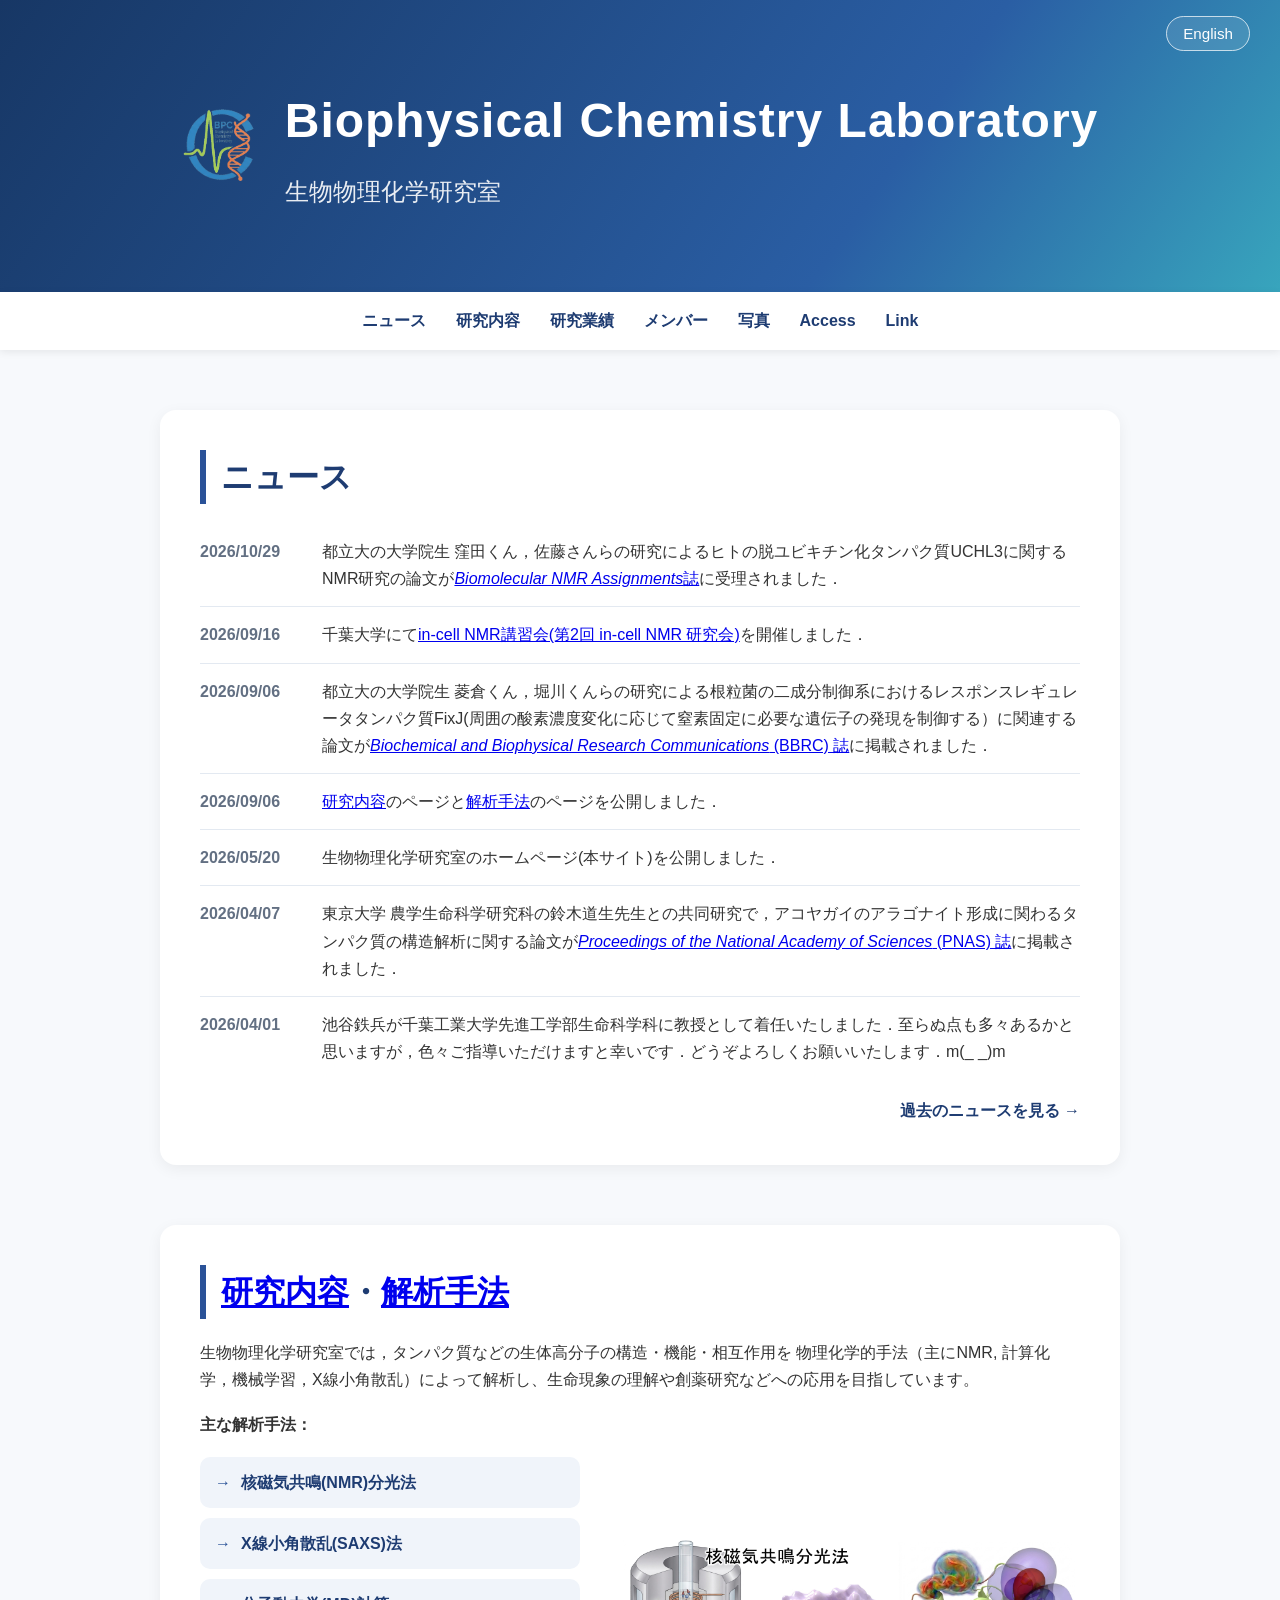
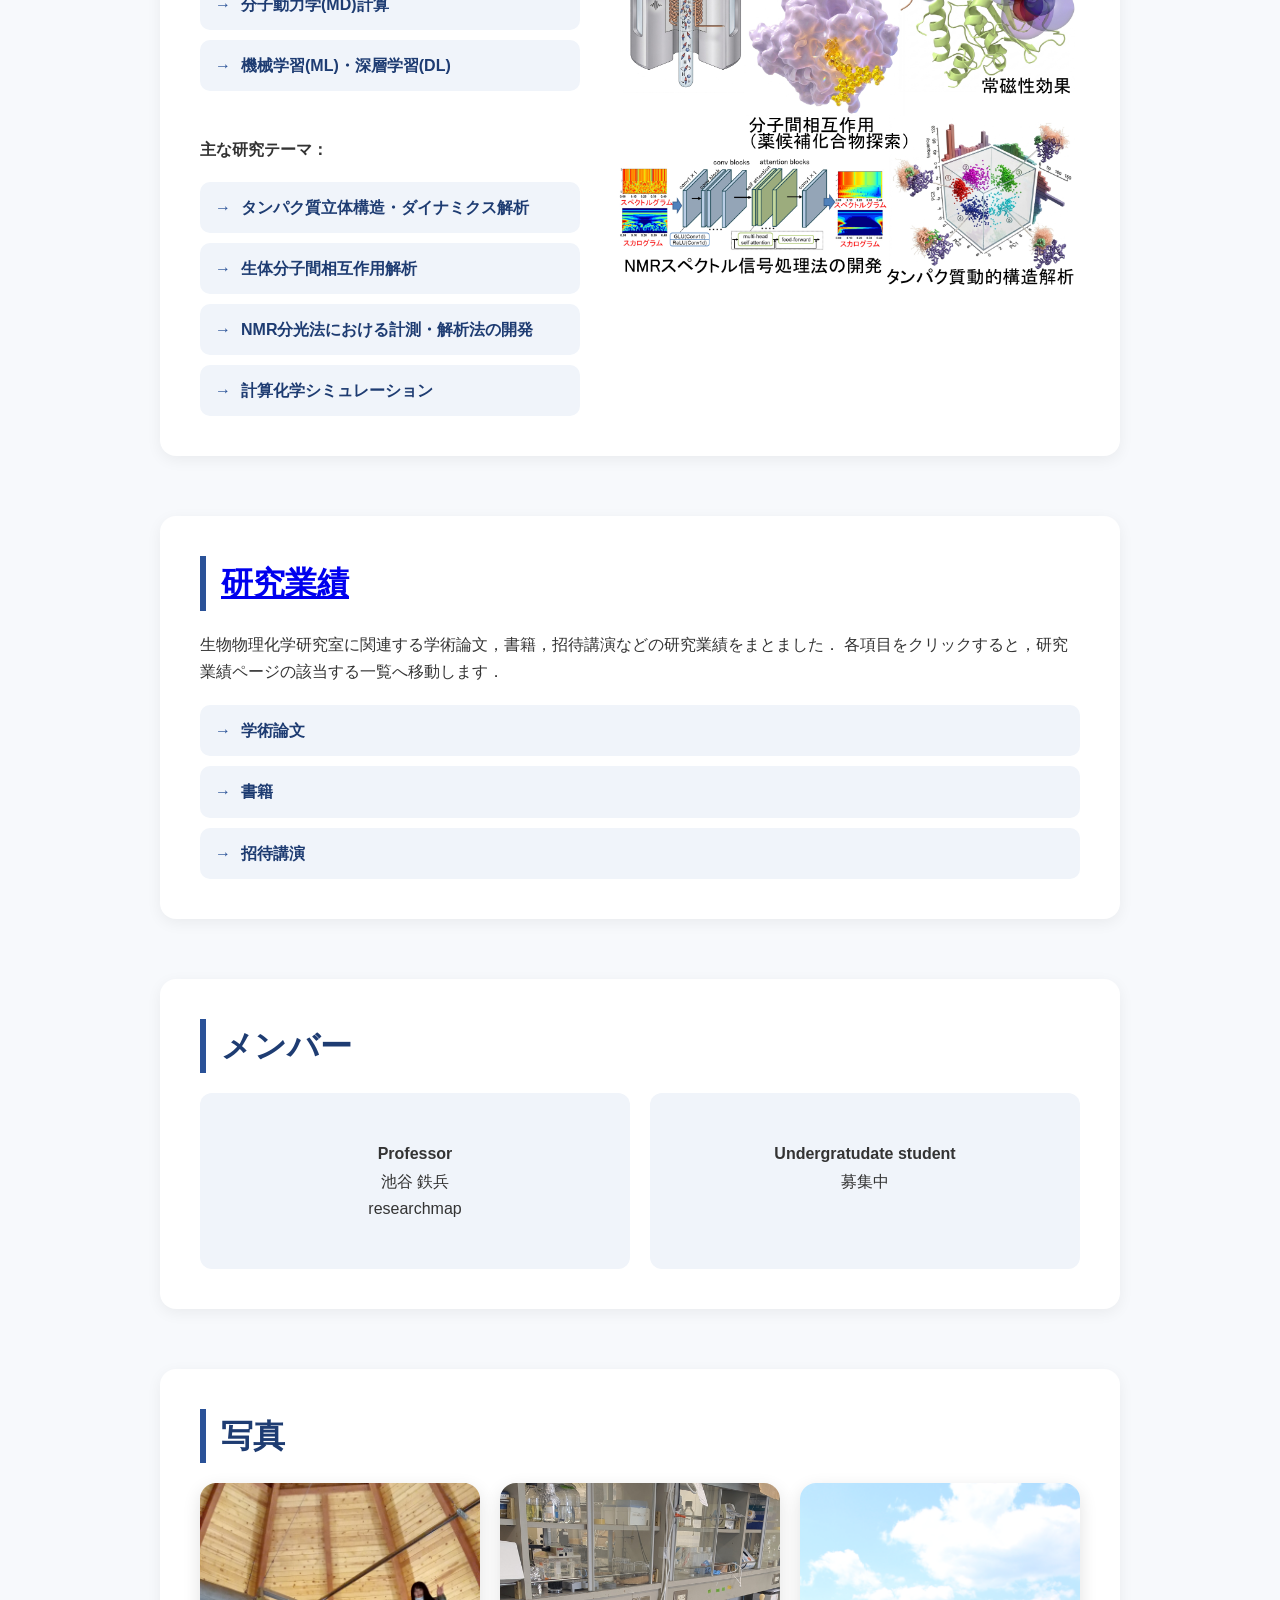
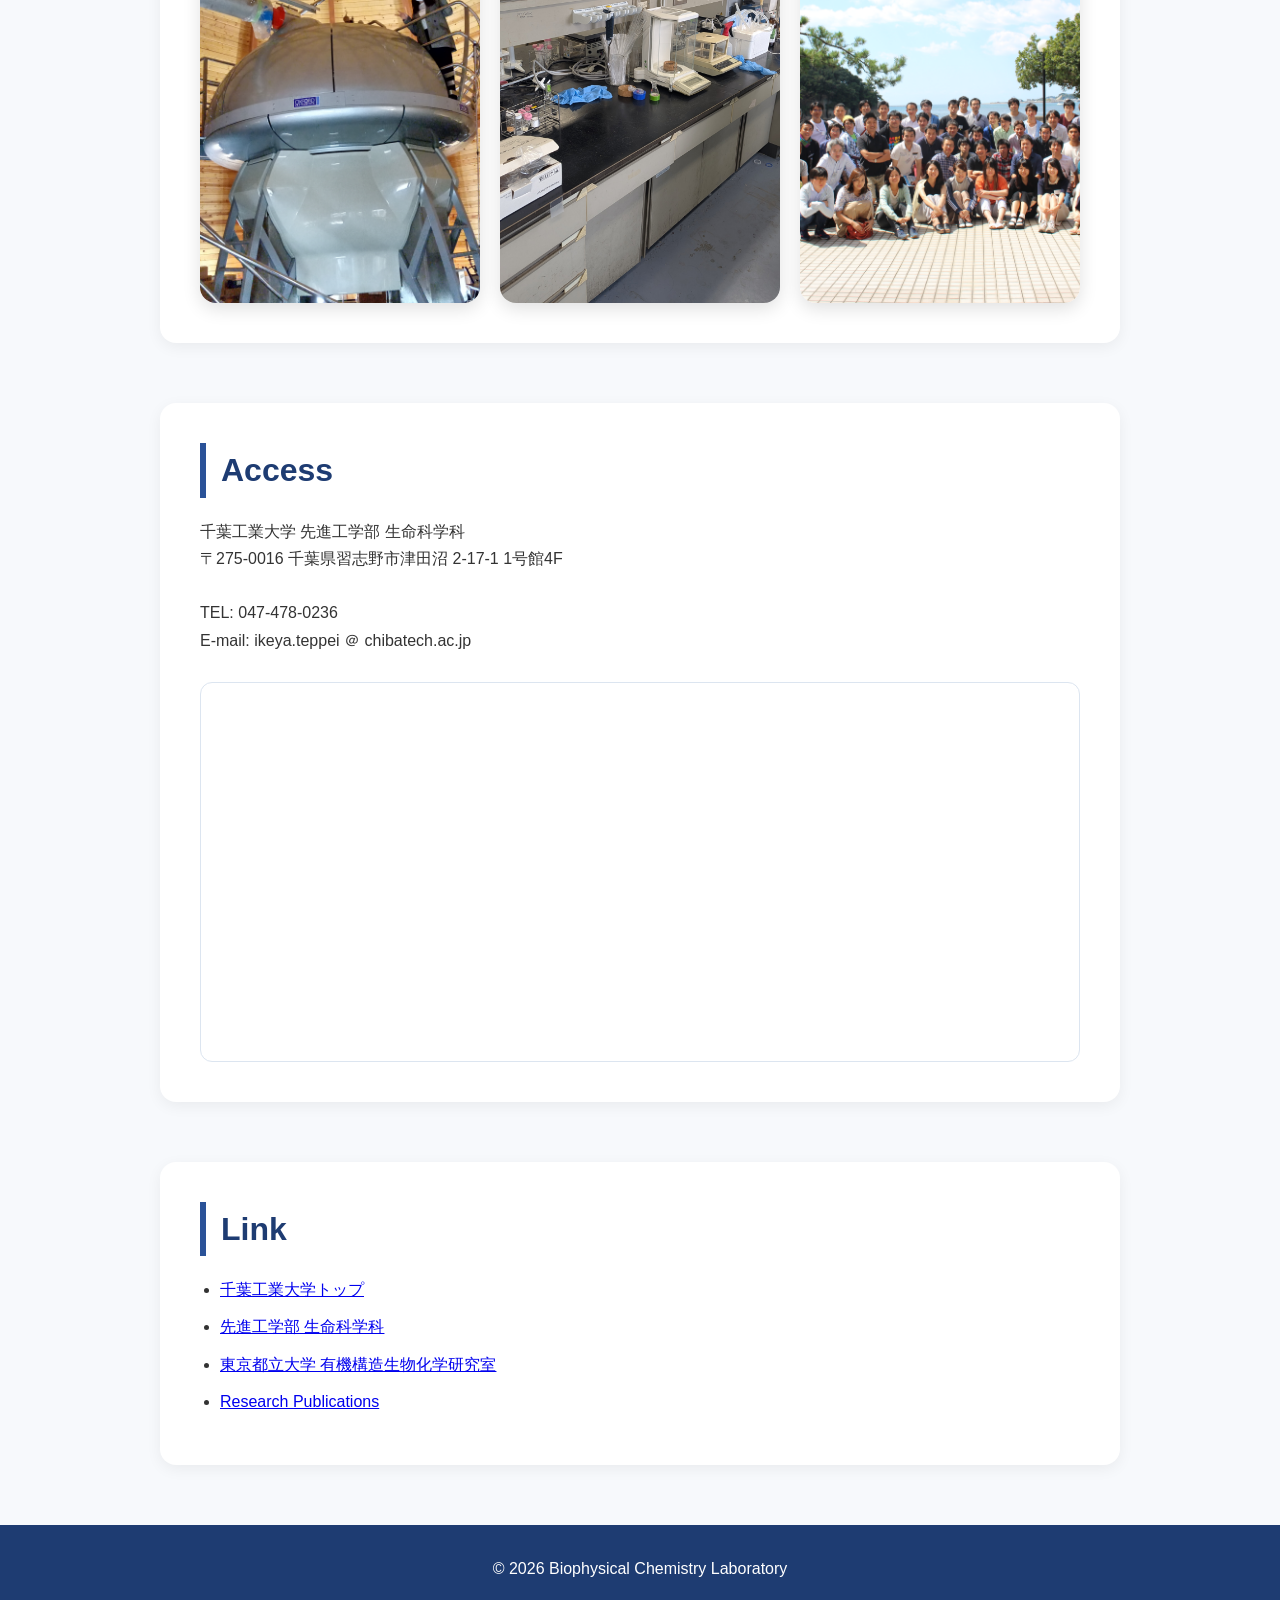
<file: index.html>
<!DOCTYPE html>
<html lang="ja">
<head>
  <meta charset="UTF-8" />
  <meta name="viewport" content="width=device-width, initial-scale=1.0" />
  <title>Biophysical Chemistry Laboratory</title>
  <link rel="icon" type="image/jpeg" href="images/logo.jpg" />

  <style>
    * {
      margin: 0;
      padding: 0;
      box-sizing: border-box;
    }

    body {
      font-family: "Helvetica Neue", Arial, sans-serif;
      line-height: 1.7;
      color: #333;
      background-color: #f7f9fc;
    }

    header {
      position: relative;
      background: linear-gradient(125deg, #173765 0%, #2a5ea4 68%, #38a5bd 100%);
      color: white;
      padding: 80px 20px;
      text-align: center;
    }

    .header-content {
      display: flex;
      align-items: center;
      justify-content: center;
      gap: 28px;
      max-width: 1000px;
      margin: 0 auto;
    }

    .lab-logo {
      width: 75px;
      height: 75px;
      object-fit: contain;
      background: transparent;
    }

    .header-titles {
      text-align: left;
    }

    .news-list {
      list-style: none;
      padding: 0;
      margin: 0;
    }

    .news-list li {
      display: grid;
      grid-template-columns: 7.5em minmax(0, 1fr);
      gap: 2px;  /* 日付と本文の間隔 */
      padding: 14px 0;  /* リストアイテムの上下の余白 */
      border-bottom: 1px solid #e3e9f1;
    }

    .news-date {
      color: #637083;
      font-weight: bold;
    }

    .news-list li:last-child {
      border-bottom: none;
    }

    .news-archive-link {
      margin-top: 18px;
      text-align: right;
    }

    .news-archive-link a {
      color: #1e3c72;
      font-weight: bold;
      text-decoration: none;
    }

    .news-archive-link a::after {
      content: " →";
    }

    .news-archive-link a:hover {
      color: #2a5298;
      text-decoration: underline;
    }

    /* English Button */
    .language-switch {
      position: absolute;
      top: 20px;
      right: 30px;
    }

    .language-switch a {
      color: white;
      text-decoration: none;
      border: 1px solid rgba(255,255,255,0.7);
      padding: 8px 16px;
      border-radius: 20px;
      font-size: 0.95rem;
      transition: 0.3s;
      background: rgba(255,255,255,0.1);
      backdrop-filter: blur(4px);
    }

    .language-switch a:hover {
      background: white;
      color: #1e3c72;
    }

    .photo-link {
      text-decoration: none;
    }

    .main-photo {
      position: relative;
      overflow: hidden;
      border-radius: 16px;
      height: 420px;
      cursor: pointer;
      box-shadow: 0 6px 18px rgba(0,0,0,0.12);
    }

    .main-photo img {
      width: 100%;
      height: 100%;
      object-fit: cover;
      transition: transform 0.5s ease;
      display: block;
    }

    .main-photo:hover img {
      transform: scale(1.05);
    }

    .photo-overlay {
      position: absolute;
      inset: 0;
      background: rgba(0,0,0,0.35);
      display: flex;
      align-items: center;
      justify-content: center;
      opacity: 0;
      transition: opacity 0.4s ease;
    }

    .main-photo:hover .photo-overlay {
      opacity: 1;
    }

    .photo-overlay span {
      color: white;
      font-size: 1.4rem;
      font-weight: bold;
      background: rgba(255,255,255,0.15);
      padding: 12px 24px;
      border-radius: 30px;
      backdrop-filter: blur(4px);
    }

    header h1 {
      font-size: 3rem;
      margin-bottom: 10px;
      letter-spacing: 1px;
    }

    header h2 {
      font-size: 1.5rem;
      font-weight: normal;
      opacity: 0.9;
    }

    nav {
      background: white;
      padding: 15px;
      position: sticky;
      top: 0;
      z-index: 100;
      box-shadow: 0 2px 8px rgba(0,0,0,0.08);
    }

    nav ul {
      display: flex;
      justify-content: center;
      gap: 30px;
      list-style: none;
      flex-wrap: wrap;
    }

    nav a {
      text-decoration: none;
      color: #1e3c72;
      font-weight: bold;
      transition: 0.3s;
    }

    nav a:hover {
      color: #2a5298;
    }

    section {
      max-width: 1000px;
      margin: 60px auto;
      padding: 0 20px;
    }

    .section-box {
      background: white;
      padding: 40px;
      border-radius: 16px;
      box-shadow: 0 4px 15px rgba(0,0,0,0.06);
    }

    h3 {
      font-size: 2rem;
      margin-bottom: 20px;
      color: #1e3c72;
      border-left: 6px solid #2a5298;
      padding-left: 15px;
    }

    .member-list {
      display: grid;
      grid-template-columns: repeat(auto-fit, minmax(220px, 1fr));
      gap: 20px;
      margin-top: 20px;
    }

    .member-card {
      background: #f0f4fa;
      padding: 20px;
      border-radius: 12px;
      text-align: center;
    }

    .photo-grid {
      display: grid;
      grid-template-columns: repeat(auto-fit, minmax(250px, 1fr));
      gap: 20px;
      margin-top: 20px;
    }

    .photo-placeholder {
      height: 200px;
      background: #dbe4f0;
      border-radius: 12px;
      display: flex;
      align-items: center;
      justify-content: center;
      color: #666;
      font-size: 1.1rem;
    }

    .link-list ul {
      padding-left: 20px;
    }

    .link-list li {
      margin-bottom: 10px;
    }

    .access-map {
      width: 100%;
      height: 380px;
      margin-top: 28px;
      overflow: hidden;
      border: 1px solid #dce5f0;
      border-radius: 12px;
    }

    .access-map iframe {
      display: block;
      width: 100%;
      height: 100%;
      border: 0;
    }

    .research-overview {
      display: grid;
      grid-template-columns: minmax(0, 0.9fr) minmax(380px, 1.1fr);
      gap: 36px;
      align-items: center;
      margin-top: 18px;
    }

    .research-copy p {
      margin-bottom: 18px;
    }

    .research-themes {
      list-style: none;
      padding: 0;
      margin: 0;
      display: grid;
      gap: 10px;
    }

    .research-themes a {
      display: flex;
      align-items: center;
      gap: 10px;
      padding: 12px 15px;
      color: #1e3c72;
      background: #f0f4fa;
      border-radius: 10px;
      text-decoration: none;
      font-weight: bold;
      transition: transform 0.2s ease, background-color 0.2s ease;
    }

    .research-themes a::before {
      content: "→";
      color: #2a5298;
      flex: 0 0 auto;
    }

    .research-themes a:hover {
      background: #e3ebf7;
      transform: translateX(4px);
    }

    .research-figure {
      margin: 0;
      min-width: 0;
    }

    .research-figure img {
      display: block;
      width: 100%;
      height: auto;
      border-radius: 12px;
    }

    .member-link {
      text-decoration: none;
      color: inherit;
      display: block;
    }

    .member-link:hover {
      opacity: 0.8;
    }

    footer {
      background: #1e3c72;
      color: white;
      text-align: center;
      padding: 30px 20px;
      margin-top: 60px;
    }

    @media (max-width: 768px) {
      header h1 {
        font-size: 2.2rem;
      }

      header h2 {
        font-size: 1.2rem;
      }

      h3 {
        font-size: 1.6rem;
      }

      .language-switch {
        top: 15px;
        right: 15px;
      }

      .header-content {
        flex-direction: column;
        gap: 18px;
      }

      .header-titles {
        text-align: center;
      }

      .lab-logo {
        width: 112px;
        height: 112px;
      }

      .research-overview {
        grid-template-columns: 1fr;
        gap: 28px;
      }

      .research-figure {
        max-width: 620px;
        margin: 0 auto;
      }

      .access-map {
        height: 300px;
      }
    }

    @media (max-width: 480px) {
      .section-box {
        padding: 28px 20px;
      }
    }
  </style>
</head>

<body>

  <!-- Header -->
  <header>

    <!-- English Link -->
    <div class="language-switch">
      <a href="index_en.html">English</a>
    </div>

    <div class="header-content">
      <img class="lab-logo" src="images/logo4-2.png" alt="生物物理化学研究室ロゴ">
      <div class="header-titles">
        <h1>Biophysical Chemistry Laboratory</h1>
        <h2>生物物理化学研究室</h2>
      </div>
    </div>
  </header>

  <!-- Navigation -->
  <nav>
    <ul>
      <li><a href="#news">ニュース</a></li>
      <li><a href="#research">研究内容</a></li>
      <li><a href="#achievements">研究業績</a></li>
      <li><a href="#members">メンバー</a></li>
      <li><a href="#photos">写真</a></li>
      <li><a href="#access">Access</a></li>
      <li><a href="#links">Link</a></li>
    </ul>
  </nav>

  <!-- News -->
  <section id="news">
    <div class="section-box">
      <h3>ニュース</h3>
      <ul class="news-list">
        <li> 
          <time class="news-date" datetime="2026-10-29">2026/10/29</time>
          <span>都立大の大学院生 窪田くん，佐藤さんらの研究によるヒトの脱ユビキチン化タンパク質UCHL3に関するNMR研究の論文が<a href="https://link.springer.com/journal/12104" target="_blank"><i>Biomolecular NMR Assignments</i>誌</a>に受理されました．</span>
        </li>        
        <li> 
          <time class="news-date" datetime="2026-09-16">2026/09/16</time>
          <span>千葉大学にて<a href="info/in-cellNMR_training.pdf" target="_blank">in-cell NMR講習会(第2回 in-cell NMR 研究会)</a>を開催しました．</span>
        </li>
        <li> 
          <time class="news-date" datetime="2026-09-06">2026/09/06</time>
          <span>都立大の大学院生 菱倉くん，堀川くんらの研究による根粒菌の二成分制御系におけるレスポンスレギュレータタンパク質FixJ(周囲の酸素濃度変化に応じて窒素固定に必要な遺伝子の発現を制御する）に関連する論文が<a href="https://www.sciencedirect.com/science/article/pii/S0006291X26013185" target="_blank"><i>Biochemical and Biophysical Research Communications</i> (BBRC) 誌</a>に掲載されました．</span>
        </li>
        <li> 
          <time class="news-date" datetime="2026-09-06">2026/09/06</time>
          <span><a href="research.html">研究内容</a>のページと<a href="methods.html">解析手法</a>のページを公開しました．</span>
        </li>
        <li> 
          <time class="news-date" datetime="2026-05-20">2026/05/20</time>
          <span>生物物理化学研究室のホームページ(本サイト)を公開しました．</span>
        </li>
        <li> 
          <time class="news-date" datetime="2026-04-07">2026/04/07</time>
          <span>東京大学 農学生命科学研究科の鈴木道生先生との共同研究で，アコヤガイのアラゴナイト形成に関わるタンパク質の構造解析に関する論文が<a href="https://www.pnas.org/doi/10.1073/pnas.2522686123" target="_blank"><i>Proceedings of the National Academy of Sciences</i> (PNAS) 誌</a>に掲載されました．</span>
        </li>        
        <li> 
          <time class="news-date" datetime="2026-04-01">2026/04/01</time>
          <span>池谷鉄兵が千葉工業大学先進工学部生命科学科に教授として着任いたしました．至らぬ点も多々あるかと思いますが，色々ご指導いただけますと幸いです．どうぞよろしくお願いいたします．m(_ _)m</span>
        </li>
      </ul>
      <p class="news-archive-link"><a href="news.html">過去のニュースを見る</a></p>
    </div>
  </section>

  <!-- Research -->
  <section id="research">
    <div class="section-box">
      <h3><a href="research.html">研究内容</a>・<a href="methods.html">解析手法</a></h3>
      <p>
        生物物理化学研究室では，タンパク質などの生体高分子の構造・機能・相互作用を
        物理化学的手法（主にNMR, 計算化学，機械学習，X線小角散乱）によって解析し、生命現象の理解や創薬研究などへの応用を目指しています。
      </p>

      <div class="research-overview">
        <div class="research-copy">

          <p><strong>主な解析手法：</strong></p>
          <ul class="research-themes">
            <li><a href="methods.html#nmr">核磁気共鳴(NMR)分光法</a></li>
            <li><a href="methods.html#saxs">X線小角散乱(SAXS)法</a></li>
            <li><a href="methods.html#md">分子動力学(MD)計算</a></li>
            <li><a href="methods.html#mldl">機械学習(ML)・深層学習(DL)</a></li>
          </ul>
          <p><br></p>


          <p><strong>主な研究テーマ：</strong></p>
          <ul class="research-themes">
            <li><a href="research.html#structure">タンパク質立体構造・ダイナミクス解析</a></li>
            <li><a href="research.html#interaction">生体分子間相互作用解析</a></li>
            <li><a href="research.html#method">NMR分光法における計測・解析法の開発</a></li>
            <li><a href="research.html#simulation">計算化学シミュレーション</a></li>
          </ul>
        </div>

        <figure class="research-figure">
          <img src="images/Fig1.jpg" alt="NMR装置、分子間相互作用、常磁性効果、タンパク質動的構造解析を示す研究概要図">
        </figure>
      </div>
    </div>
  </section>

  <!-- Achievements -->
  <section id="achievements">
    <div class="section-box">
      <h3><a href="publications.html">研究業績</a></h3>
      <p>
        生物物理化学研究室に関連する学術論文，書籍，招待講演などの研究業績をまとました．
        各項目をクリックすると，研究業績ページの該当する一覧へ移動します．
      </p>

      <ul class="research-themes" style="margin-top: 20px;">
        <li><a href="publications.html#papers">学術論文</a></li>
        <li><a href="publications.html#books">書籍</a></li>
        <li><a href="publications.html#invited-talks">招待講演</a></li>
      </ul>
    </div>
  </section>

  <!-- Members -->
  <section id="members">
    <div class="section-box">
      <h3>メンバー</h3>

      <div class="member-list">
        <div class="member-card">
　　　　　<a href="tikeya/index.html" target="_blank" class="member-link">
          <h4>Professor</h4>
          <p>池谷 鉄兵</p>
          <p><a href="https://researchmap.jp/teppei-ikeya" target="_blank" class="member-link">researchmap</a></p>
　　　　　</a>          
        </div>
        <div class="member-card">
　　　　　<a href="" target="_blank" class="member-link">
          <h4>Undergratudate student</h4>
          <p>募集中</p>
　　　　　</a>
        </div>
      </div>
    </div>
  </section>

  <!-- Photos -->
  <section id="photos">
    <div class="section-box">
      <h3>写真</h3>

      <div class="photo-grid">
 
        <!-- Main Lab Photo -->
        <a href="photos.html" class="photo-link">
          <div class="main-photo">
            <img src="images/NMR.jpg" alt="Laboratory Photo">
            <div class="photo-overlay">
              <span>View More Photos</span>
            </div>
          </div>
        </a>

        <!-- Main Experimental Photo -->
        <a href="photos.html" class="photo-link">
          <div class="main-photo">
            <img src="images/test1.jpg" alt="Experiment Photo">
            <div class="photo-overlay">
              <span>View More Photos</span>
            </div>
          </div>
        </a>

        <!-- Main Seminaor Photo -->
        <a href="photos.html" class="photo-link">
          <div class="main-photo">
            <img src="images/83.jpg" alt="Seminar Photo">
            <div class="photo-overlay">
              <span>View More Photos</span>
            </div>
          </div>
        </a>
        

      </div>
    </div>
  </section>

  <!-- Access -->
  <section id="access">
    <div class="section-box">
      <h3>Access</h3>

      <p>
        千葉工業大学 先進工学部 生命科学科<br>
        〒275-0016 千葉県習志野市津田沼 2-17-1
        1号館4F
      </p>

      <br>

      <p>
        TEL: 047-478-0236<br>
        E-mail: ikeya.teppei ＠ chibatech.ac.jp
      </p>

      <div class="access-map">
        <iframe
          src="https://www.google.com/maps?q=%E5%8D%83%E8%91%89%E5%B7%A5%E6%A5%AD%E5%A4%A7%E5%AD%A6%20%E6%B4%A5%E7%94%B0%E6%B2%BC%E3%82%AD%E3%83%A3%E3%83%B3%E3%83%91%E3%82%B9&amp;output=embed"
          title="千葉工業大学 津田沼キャンパスの地図"
          loading="lazy"
          referrerpolicy="no-referrer-when-downgrade"
          allowfullscreen>
        </iframe>
      </div>
    </div>
  </section>

  <!-- Links -->
  <section id="links">
    <div class="section-box link-list">
      <h3>Link</h3>

      <ul>
        <li><a href="https://chibatech.jp/">千葉工業大学トップ</a></li>
        <li><a href="https://cit-lifescience.jp/index.html">先進工学部 生命科学科</a></li>
        <li><a href="https://osbc.fpark.tmu.ac.jp/">東京都立大学 有機構造生物化学研究室</a></li>
        <li><a href="https://researchmap.jp/teppei-ikeya">Research Publications</a></li>
      </ul>
    </div>
  </section>

  <!-- Footer -->
  <footer>
    <p>© 2026 Biophysical Chemistry Laboratory</p>
  </footer>

</body>
</html>
</file>
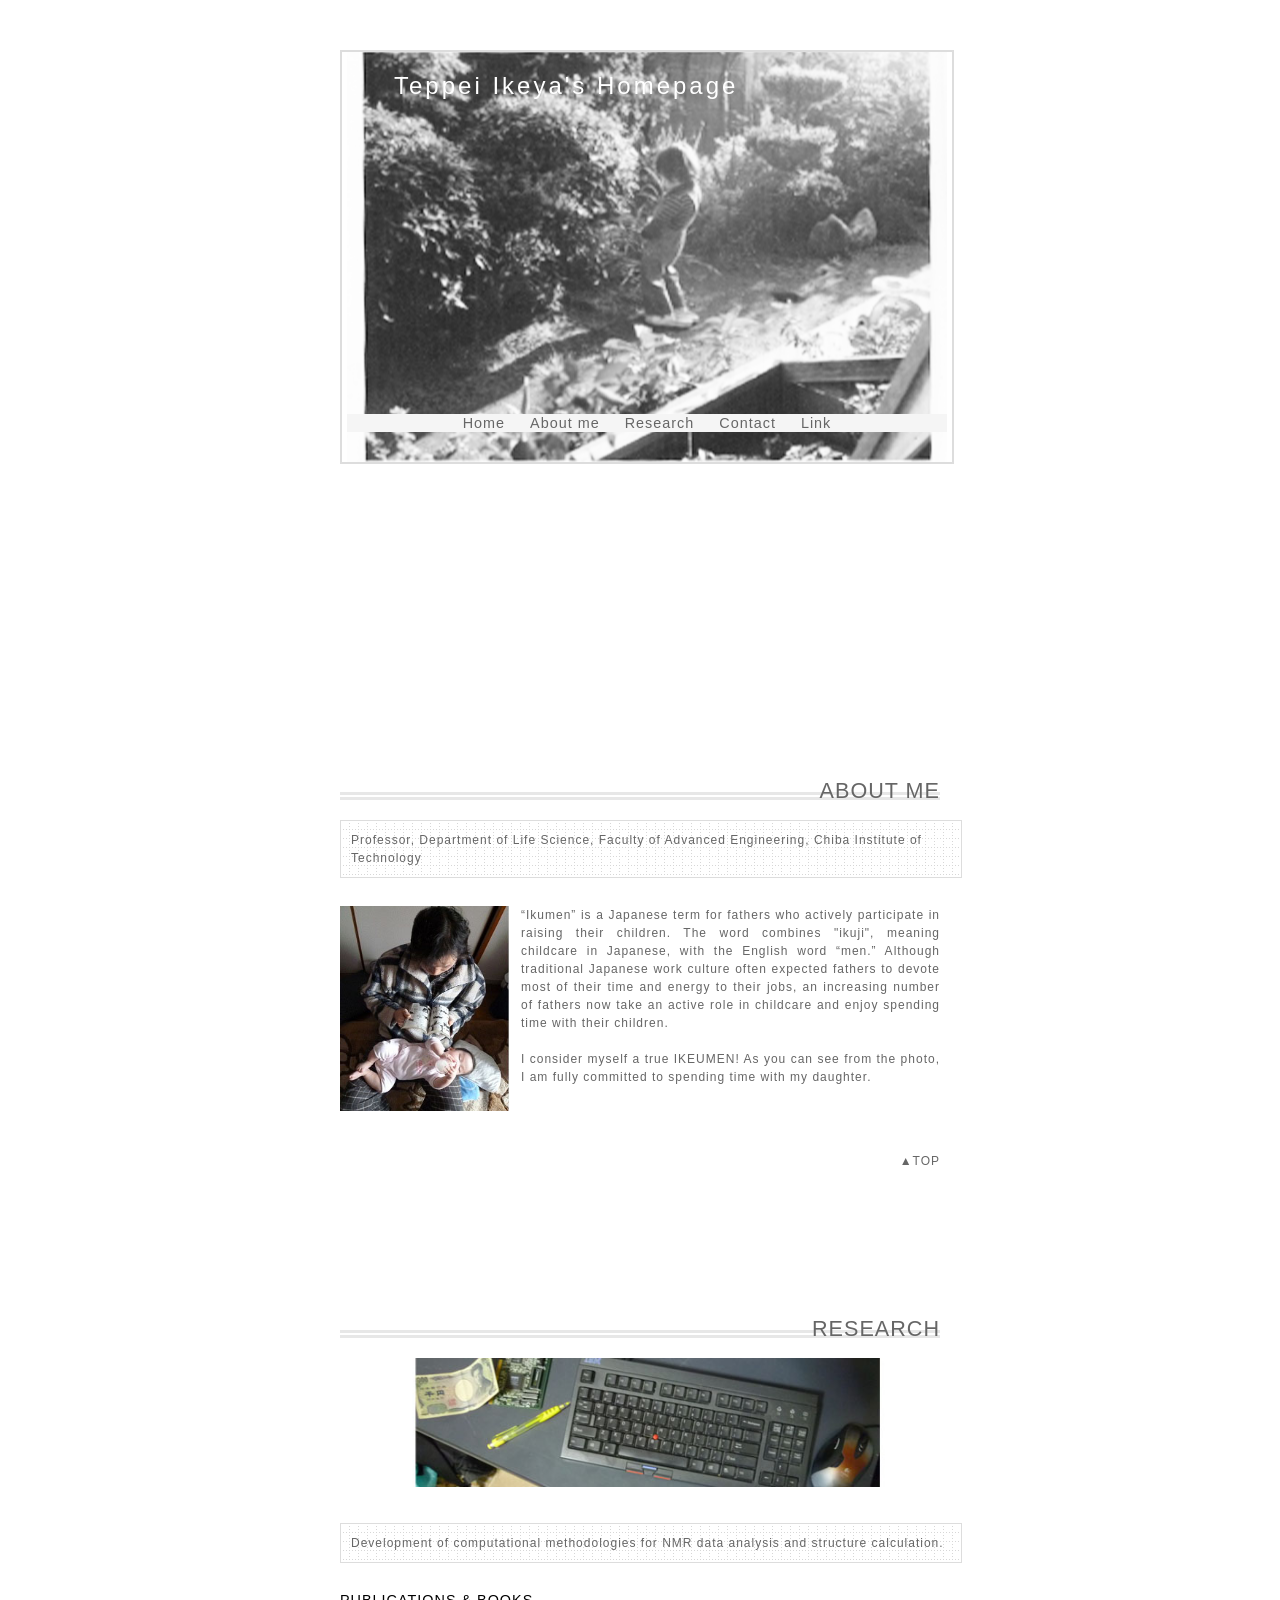
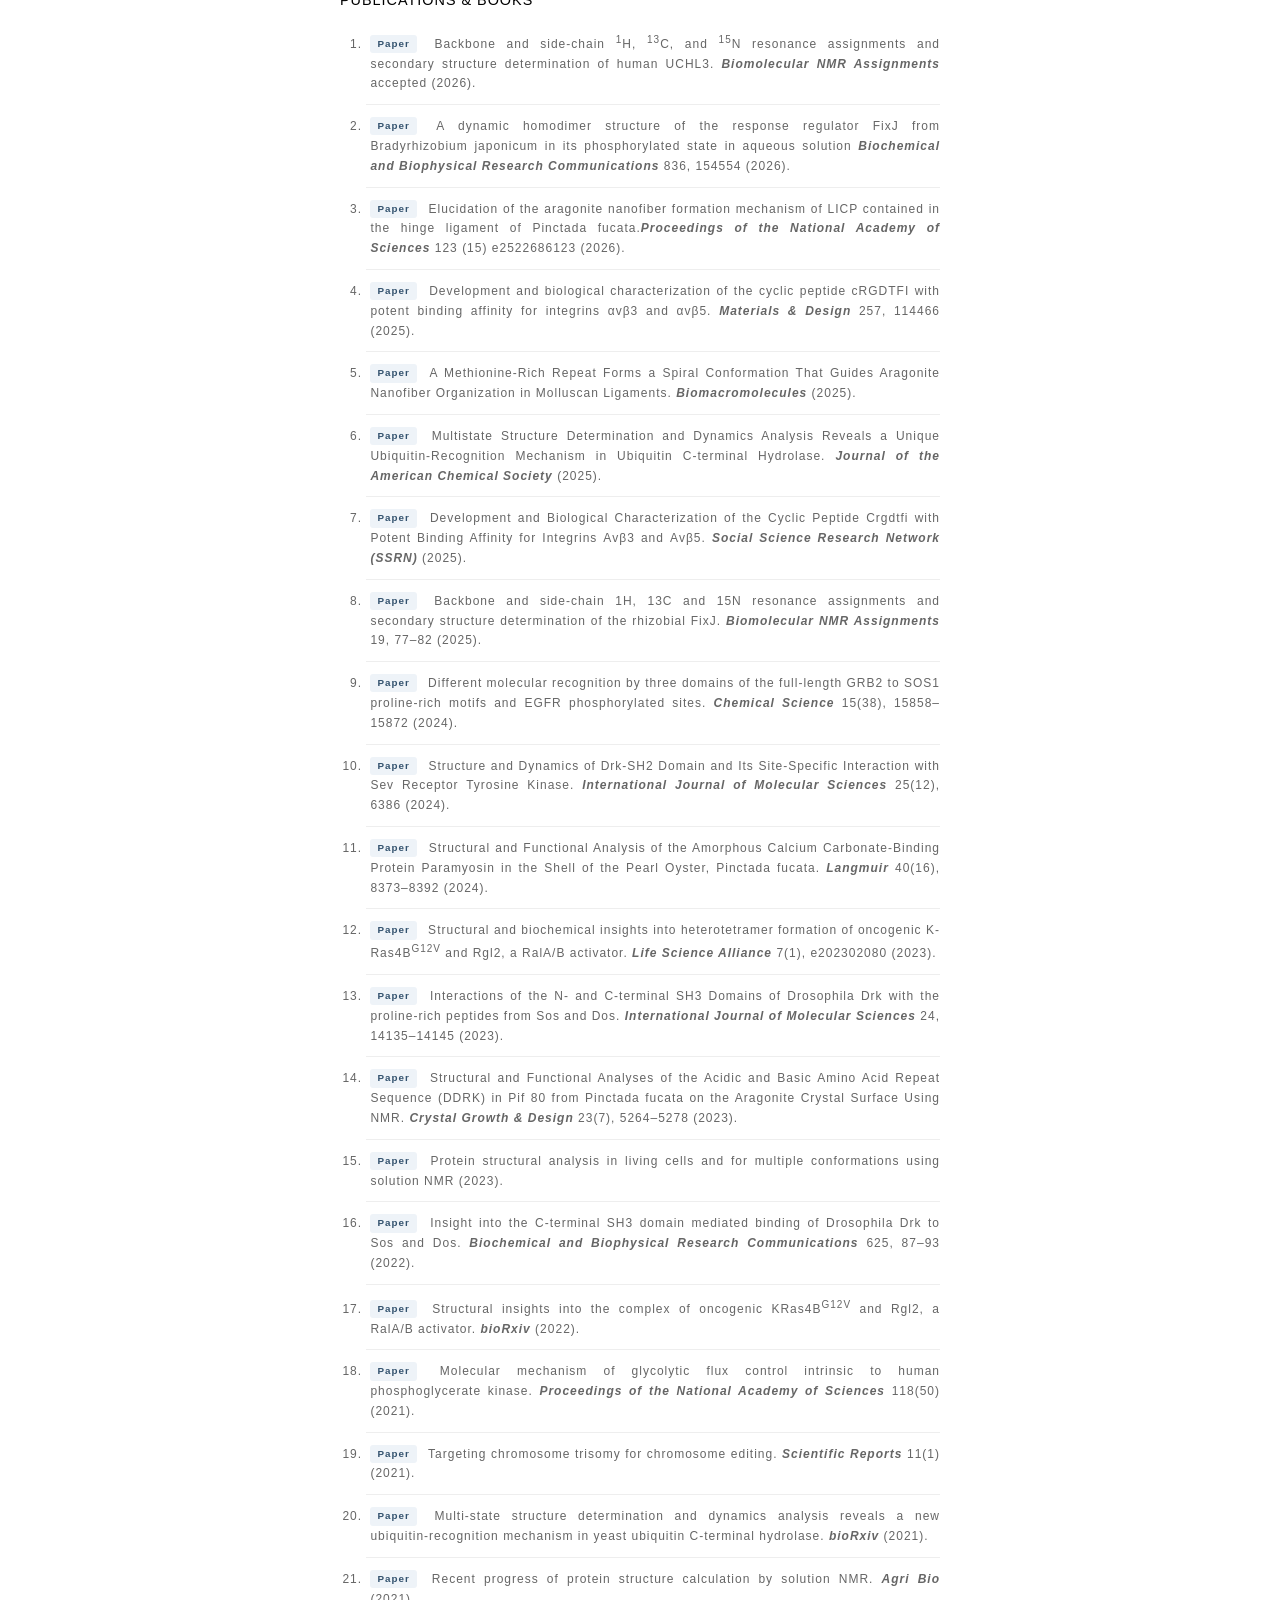
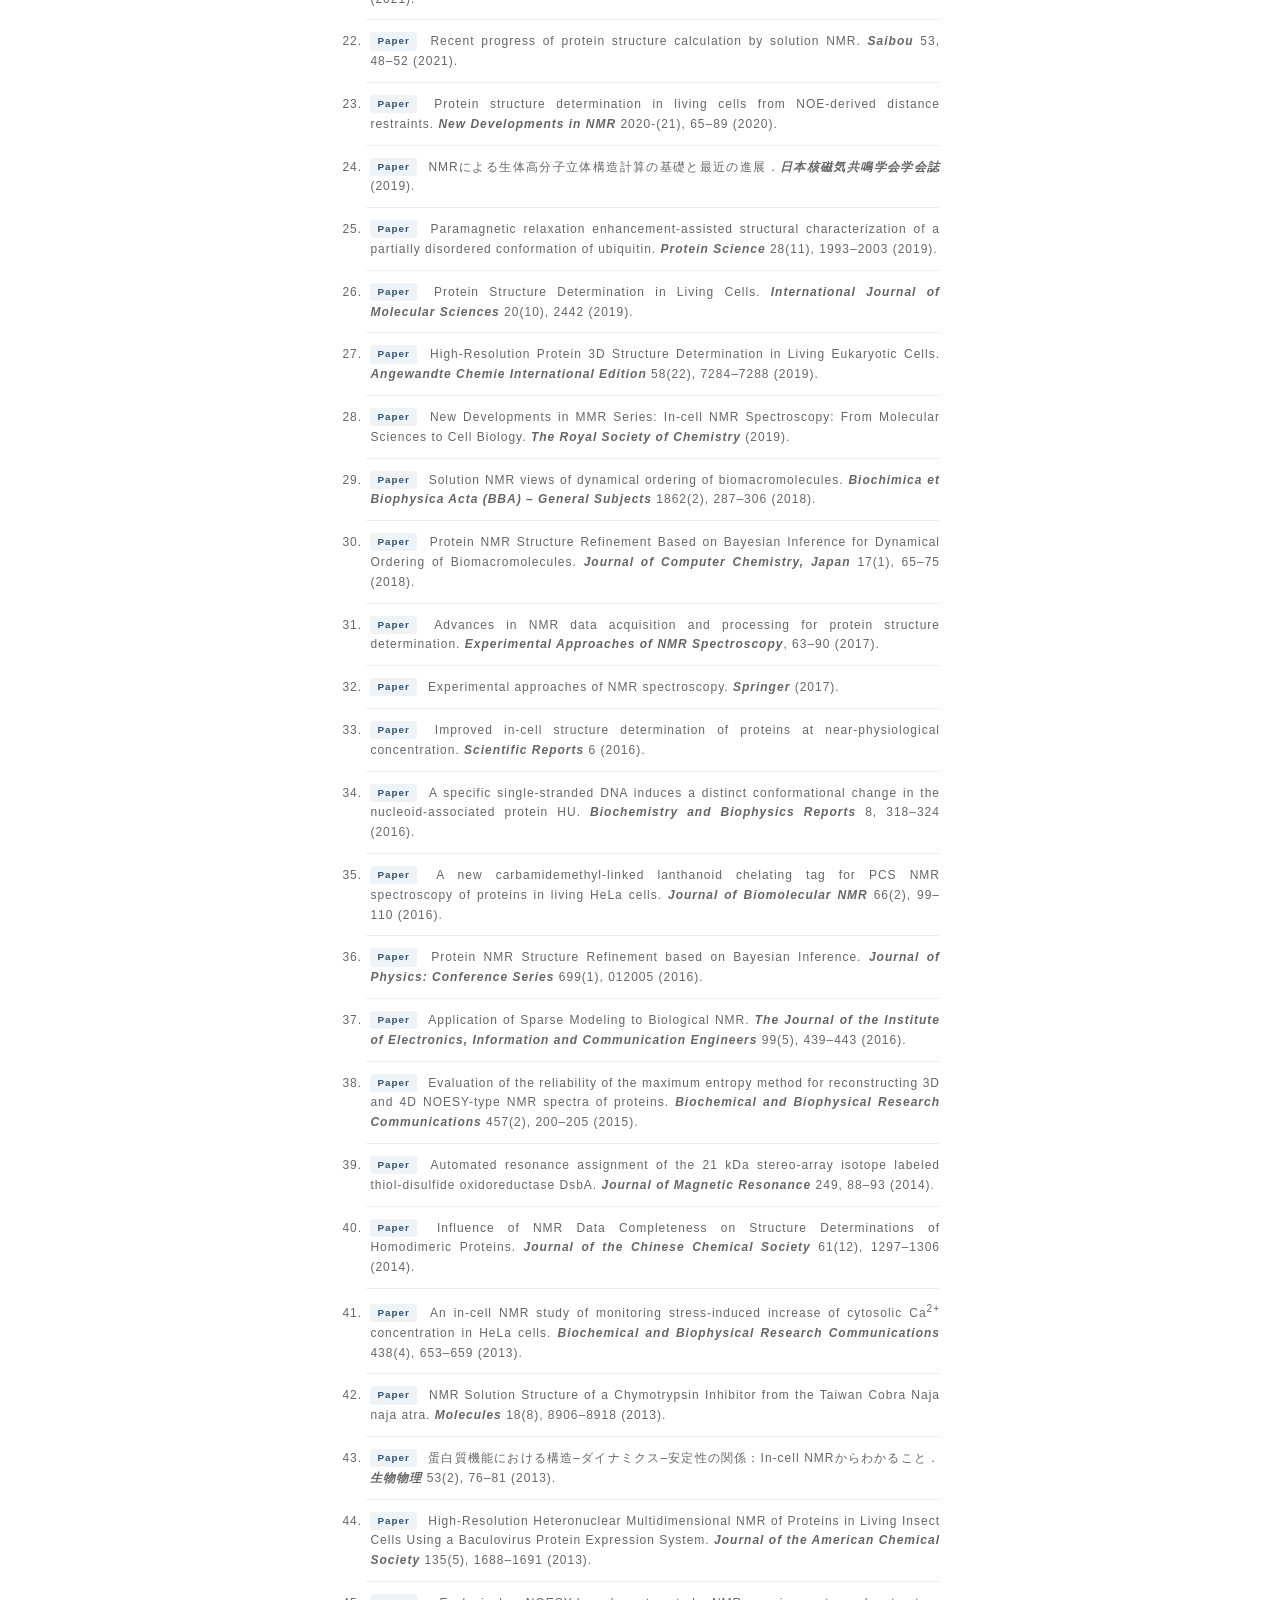
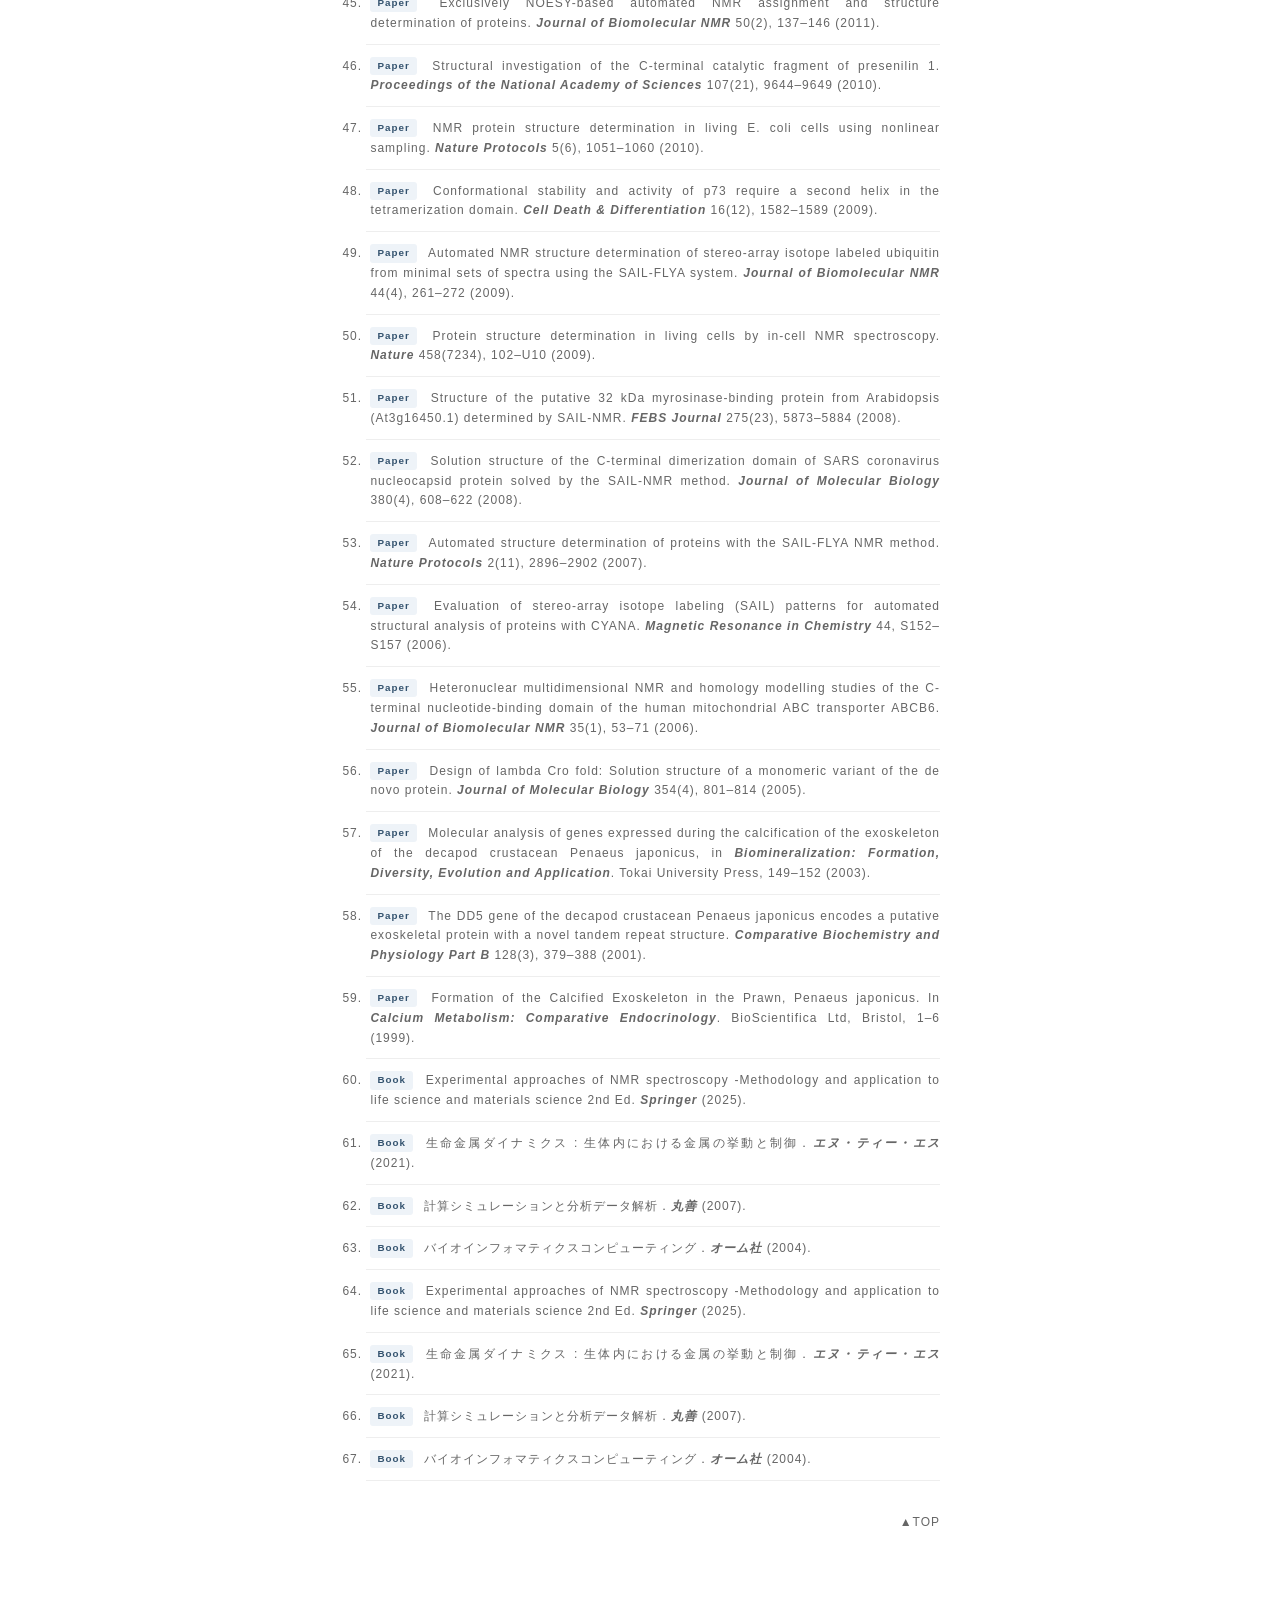
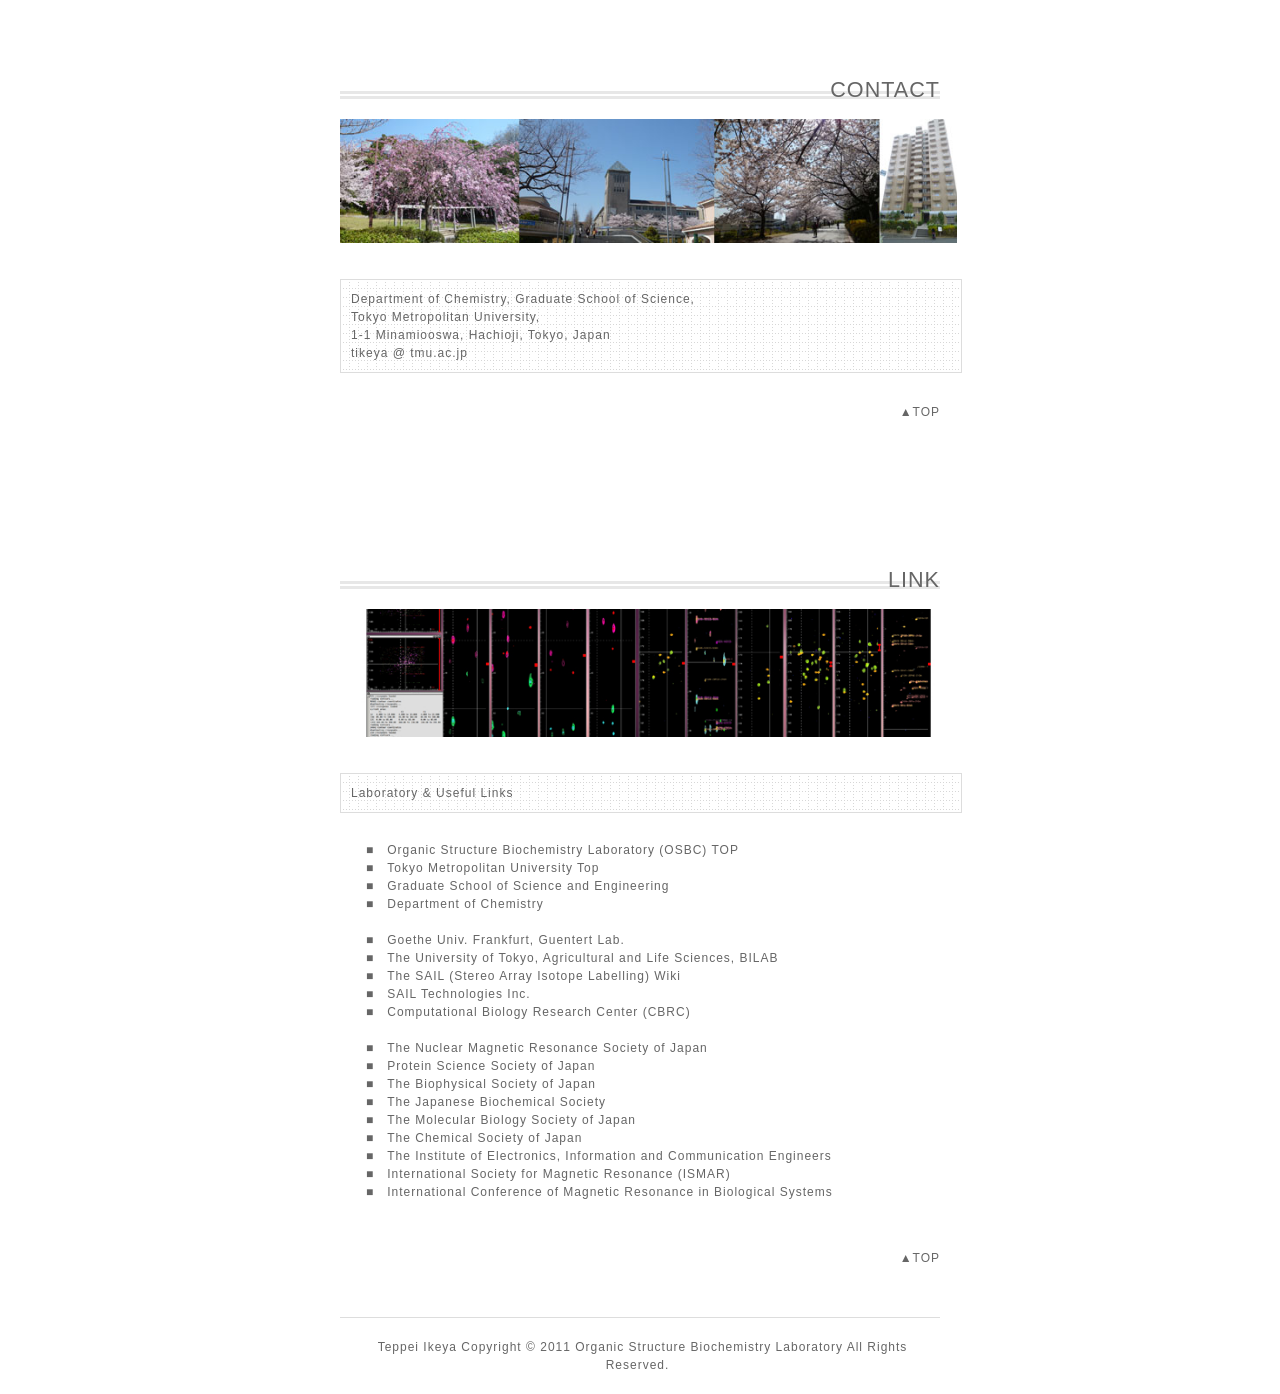
<file: tikeya/index.html>
<!DOCTYPE html PUBLIC "-//W3C//DTD HTML 4.01 Transitional//EN" "http://www.w3.org/TR/html4/loose.dtd">
<html lang="ja">
<head>
<meta http-equiv="content-type" content="text/html; charset=UTF-8">
<meta http-equiv="content-style-type" content="text/css">
<meta http-equiv="Content-Script-Type" content="text/javascript">
<link rel="stylesheet" href="base.css" type="text/css">
<title>Teppei Ikeya's HomePage</title>
</head>
<body id="TOP">
<!--  ページ全体　 -->
<div id="page">
<!--  ヘッダー -->
<div id="head">
  <h1><a href="index.html"><font color=white size="5">　Teppei Ikeya's Homepage</font></a></h1>
</div>
<!--  メニュー -->
<div id="menu">
<ul>
<li><a href="#info">Home</a>
<li><a href="#aboutme">About me</a>
<li><a href="#research">Research</a>
<li><a href="#contact">Contact</a>
<li><a href="#link">Link</a>
</ul>
</div>
<!--  コンテンツ  -->
<div id="contents">

<!-- ABOUT ME -->
<h2><a name="aboutme">ABOUT ME</a></h2>
  <div class="box">Professor, Department of Life Science, Faculty of Advanced Engineering, Chiba Institute of Technology</div>
  <div class="text">
  <br>
  <p style="text-align: justify; text-justify: inter-word;"> <img src="img/manga_with_daughter2.jpg" width="181" height="205" alt="IKUMEN" align="left" />

    “Ikumen” is a Japanese term for fathers who actively participate in raising
    their children. The word combines "ikuji", meaning childcare in
    Japanese, with the English word “men.” Although traditional Japanese work
    culture often expected fathers to devote most of their time and energy to
    their jobs, an increasing number of fathers now take an active role in
    childcare and enjoy spending time with their children.
    
    <br><br>
    
    I consider myself a true IKEUMEN! As you can see from the photo, I am fully
    committed to spending time with my daughter.
    
    <br><br><br>
    
    </p>
  </div>
  <div class="pagetop"><a href="#TOP">▲TOP</a></div>

<!--  RESEARCH -->
<h2><a name="research">RESEARCH</a></h2>
  <img src="img/pc2.jpg" alt="landscape" width=617 hight=124/><br><br><br>
  <div class="box">Development of computational methodologies for NMR data analysis and structure calculation.
  </div>
  <div class="text">
    <br>
    <h3>PUBLICATIONS &amp; BOOKS</h3>
    <br>
    <ol class="publication-list" style="text-align: justify; text-justify: inter-word;">
      <li><span class="pub-type">Paper</span> Backbone and side‑chain <sup>1</sup>H, <sup>13</sup>C, and <sup>15</sup>N resonance assignments and secondary structure determination of human UCHL3. <em>Biomolecular NMR Assignments</em> accepted (2026).</li>
      <li><span class="pub-type">Paper</span> A dynamic homodimer structure of the response regulator FixJ from <i>Bradyrhizobium japonicum</i> in its phosphorylated state in aqueous solution <em>Biochemical and Biophysical Research Communications</em> 836, 154554 (2026).</li>
      <li><span class="pub-type">Paper</span> Elucidation of the aragonite nanofiber formation mechanism of LICP contained in the hinge ligament of <i></i>Pinctada fucata</i>.<em>Proceedings of the National Academy of Sciences</em> 123 (15) e2522686123 (2026).</li>
      <li><span class="pub-type">Paper</span> Development and biological characterization of the cyclic peptide cRGDTFI with potent binding affinity for integrins αvβ3 and αvβ5. <em>Materials &amp; Design</em> 257, 114466 (2025).</li>
      <li><span class="pub-type">Paper</span> A Methionine-Rich Repeat Forms a Spiral Conformation That Guides Aragonite Nanofiber Organization in Molluscan Ligaments. <em>Biomacromolecules</em> (2025).</li>
      <li><span class="pub-type">Paper</span> Multistate Structure Determination and Dynamics Analysis Reveals a Unique Ubiquitin-Recognition Mechanism in Ubiquitin C-terminal Hydrolase. <em>Journal of the American Chemical Society</em> (2025).</li>
      <li><span class="pub-type">Paper</span> Development and Biological Characterization of the Cyclic Peptide Crgdtfi with Potent Binding Affinity for Integrins Αvβ3 and Αvβ5. <em>Social Science Research Network (SSRN)</em> (2025).</li>
      <li><span class="pub-type">Paper</span> Backbone and side-chain 1H, 13C and 15N resonance assignments and secondary structure determination of the rhizobial FixJ. <em>Biomolecular NMR Assignments</em> 19, 77–82 (2025).</li>
      <li><span class="pub-type">Paper</span> Different molecular recognition by three domains of the full-length GRB2 to SOS1 proline-rich motifs and EGFR phosphorylated sites. <em>Chemical Science</em> 15(38), 15858–15872 (2024).</li>
      <li><span class="pub-type">Paper</span> Structure and Dynamics of Drk-SH2 Domain and Its Site-Specific Interaction with Sev Receptor Tyrosine Kinase. <em>International Journal of Molecular Sciences</em> 25(12), 6386 (2024).</li>
      <li><span class="pub-type">Paper</span> Structural and Functional Analysis of the Amorphous Calcium Carbonate-Binding Protein Paramyosin in the Shell of the Pearl Oyster, Pinctada fucata. <em>Langmuir</em> 40(16), 8373–8392 (2024).</li>
      <li><span class="pub-type">Paper</span> Structural and biochemical insights into heterotetramer formation of oncogenic K-Ras4B<sup>G12V</sup> and Rgl2, a RalA/B activator. <em>Life Science Alliance</em> 7(1), e202302080 (2023).</li>
      <li><span class="pub-type">Paper</span> Interactions of the N- and C-terminal SH3 Domains of Drosophila Drk with the proline-rich peptides from Sos and Dos. <em>International Journal of Molecular Sciences</em> 24, 14135–14145 (2023).</li>
      <li><span class="pub-type">Paper</span> Structural and Functional Analyses of the Acidic and Basic Amino Acid Repeat Sequence (DDRK) in Pif 80 from Pinctada fucata on the Aragonite Crystal Surface Using NMR. <em>Crystal Growth &amp; Design</em> 23(7), 5264–5278 (2023).</li>
      <li><span class="pub-type">Paper</span> Protein structural analysis in living cells and for multiple conformations using solution NMR (2023).</li>
      <li><span class="pub-type">Paper</span> Insight into the C-terminal SH3 domain mediated binding of Drosophila Drk to Sos and Dos. <em>Biochemical and Biophysical Research Communications</em> 625, 87–93 (2022).</li>
      <li><span class="pub-type">Paper</span> Structural insights into the complex of oncogenic KRas4B<sup>G12V</sup> and Rgl2, a RalA/B activator. <em>bioRxiv</em> (2022).</li>
      <li><span class="pub-type">Paper</span> Molecular mechanism of glycolytic flux control intrinsic to human phosphoglycerate kinase. <em>Proceedings of the National Academy of Sciences</em> 118(50) (2021).</li>
      <li><span class="pub-type">Paper</span> Targeting chromosome trisomy for chromosome editing. <em>Scientific Reports</em> 11(1) (2021).</li>
      <li><span class="pub-type">Paper</span> Multi-state structure determination and dynamics analysis reveals a new ubiquitin-recognition mechanism in yeast ubiquitin C-terminal hydrolase. <em>bioRxiv</em> (2021).</li>
      <li><span class="pub-type">Paper</span> Recent progress of protein structure calculation by solution NMR. <em>Agri Bio</em> (2021).</li>
      <li><span class="pub-type">Paper</span> Recent progress of protein structure calculation by solution NMR. <em>Saibou</em> 53, 48–52 (2021).</li>
      <li><span class="pub-type">Paper</span> Protein structure determination in living cells from NOE-derived distance restraints. <em>New Developments in NMR</em> 2020-(21), 65–89 (2020).</li>
      <li><span class="pub-type">Paper</span> NMRによる生体高分子立体構造計算の基礎と最近の進展．<em>日本核磁気共鳴学会学会誌</em> (2019).</li>
      <li><span class="pub-type">Paper</span> Paramagnetic relaxation enhancement-assisted structural characterization of a partially disordered conformation of ubiquitin. <em>Protein Science</em> 28(11), 1993–2003 (2019).</li>
      <li><span class="pub-type">Paper</span> Protein Structure Determination in Living Cells. <em>International Journal of Molecular Sciences</em> 20(10), 2442 (2019).</li>
      <li><span class="pub-type">Paper</span> High-Resolution Protein 3D Structure Determination in Living Eukaryotic Cells. <em>Angewandte Chemie International Edition</em> 58(22), 7284–7288 (2019).</li>
      <li><span class="pub-type">Paper</span> New Developments in MMR Series: In-cell NMR Spectroscopy: From Molecular Sciences to Cell Biology. <em>The Royal Society of Chemistry</em> (2019).</li>
      <li><span class="pub-type">Paper</span> Solution NMR views of dynamical ordering of biomacromolecules. <em>Biochimica et Biophysica Acta (BBA) – General Subjects</em> 1862(2), 287–306 (2018).</li>
      <li><span class="pub-type">Paper</span> Protein NMR Structure Refinement Based on Bayesian Inference for Dynamical Ordering of Biomacromolecules. <em>Journal of Computer Chemistry, Japan</em> 17(1), 65–75 (2018).</li>
      <li><span class="pub-type">Paper</span> Advances in NMR data acquisition and processing for protein structure determination. <em>Experimental Approaches of NMR Spectroscopy</em>, 63–90 (2017).</li>
      <li><span class="pub-type">Paper</span> Experimental approaches of NMR spectroscopy. <em>Springer</em> (2017).</li>
      <li><span class="pub-type">Paper</span> Improved in-cell structure determination of proteins at near-physiological concentration. <em>Scientific Reports</em> 6 (2016).</li>
      <li><span class="pub-type">Paper</span> A specific single-stranded DNA induces a distinct conformational change in the nucleoid-associated protein HU. <em>Biochemistry and Biophysics Reports</em> 8, 318–324 (2016).</li>
      <li><span class="pub-type">Paper</span> A new carbamidemethyl-linked lanthanoid chelating tag for PCS NMR spectroscopy of proteins in living HeLa cells. <em>Journal of Biomolecular NMR</em> 66(2), 99–110 (2016).</li>
      <li><span class="pub-type">Paper</span> Protein NMR Structure Refinement based on Bayesian Inference. <em>Journal of Physics: Conference Series</em> 699(1), 012005 (2016).</li>
      <li><span class="pub-type">Paper</span> Application of Sparse Modeling to Biological NMR. <em>The Journal of the Institute of Electronics, Information and Communication Engineers</em> 99(5), 439–443 (2016).</li>
      <li><span class="pub-type">Paper</span> Evaluation of the reliability of the maximum entropy method for reconstructing 3D and 4D NOESY-type NMR spectra of proteins. <em>Biochemical and Biophysical Research Communications</em> 457(2), 200–205 (2015).</li>
      <li><span class="pub-type">Paper</span> Automated resonance assignment of the 21 kDa stereo-array isotope labeled thiol-disulfide oxidoreductase DsbA. <em>Journal of Magnetic Resonance</em> 249, 88–93 (2014).</li>
      <li><span class="pub-type">Paper</span> Influence of NMR Data Completeness on Structure Determinations of Homodimeric Proteins. <em>Journal of the Chinese Chemical Society</em> 61(12), 1297–1306 (2014).</li>
      <li><span class="pub-type">Paper</span> An in-cell NMR study of monitoring stress-induced increase of cytosolic Ca<sup>2+</sup> concentration in HeLa cells. <em>Biochemical and Biophysical Research Communications</em> 438(4), 653–659 (2013).</li>
      <li><span class="pub-type">Paper</span> NMR Solution Structure of a Chymotrypsin Inhibitor from the Taiwan Cobra Naja naja atra. <em>Molecules</em> 18(8), 8906–8918 (2013).</li>
      <li><span class="pub-type">Paper</span> 蛋白質機能における構造–ダイナミクス–安定性の関係：In-cell NMRからわかること．<em>生物物理</em> 53(2), 76–81 (2013).</li>
      <li><span class="pub-type">Paper</span> High-Resolution Heteronuclear Multidimensional NMR of Proteins in Living Insect Cells Using a Baculovirus Protein Expression System. <em>Journal of the American Chemical Society</em> 135(5), 1688–1691 (2013).</li>
      <li><span class="pub-type">Paper</span> Exclusively NOESY-based automated NMR assignment and structure determination of proteins. <em>Journal of Biomolecular NMR</em> 50(2), 137–146 (2011).</li>
      <li><span class="pub-type">Paper</span> Structural investigation of the C-terminal catalytic fragment of presenilin 1. <em>Proceedings of the National Academy of Sciences</em> 107(21), 9644–9649 (2010).</li>
      <li><span class="pub-type">Paper</span> NMR protein structure determination in living E. coli cells using nonlinear sampling. <em>Nature Protocols</em> 5(6), 1051–1060 (2010).</li>
      <li><span class="pub-type">Paper</span> Conformational stability and activity of p73 require a second helix in the tetramerization domain. <em>Cell Death &amp; Differentiation</em> 16(12), 1582–1589 (2009).</li>
      <li><span class="pub-type">Paper</span> Automated NMR structure determination of stereo-array isotope labeled ubiquitin from minimal sets of spectra using the SAIL-FLYA system. <em>Journal of Biomolecular NMR</em> 44(4), 261–272 (2009).</li>
      <li><span class="pub-type">Paper</span> Protein structure determination in living cells by in-cell NMR spectroscopy. <em>Nature</em> 458(7234), 102–U10 (2009).</li>
      <li><span class="pub-type">Paper</span> Structure of the putative 32 kDa myrosinase-binding protein from Arabidopsis (At3g16450.1) determined by SAIL-NMR. <em>FEBS Journal</em> 275(23), 5873–5884 (2008).</li>
      <li><span class="pub-type">Paper</span> Solution structure of the C-terminal dimerization domain of SARS coronavirus nucleocapsid protein solved by the SAIL-NMR method. <em>Journal of Molecular Biology</em> 380(4), 608–622 (2008).</li>
      <li><span class="pub-type">Paper</span> Automated structure determination of proteins with the SAIL-FLYA NMR method. <em>Nature Protocols</em> 2(11), 2896–2902 (2007).</li>
      <li><span class="pub-type">Paper</span> Evaluation of stereo-array isotope labeling (SAIL) patterns for automated structural analysis of proteins with CYANA. <em>Magnetic Resonance in Chemistry</em> 44, S152–S157 (2006).</li>
      <li><span class="pub-type">Paper</span> Heteronuclear multidimensional NMR and homology modelling studies of the C-terminal nucleotide-binding domain of the human mitochondrial ABC transporter ABCB6. <em>Journal of Biomolecular NMR</em> 35(1), 53–71 (2006).</li>
      <li><span class="pub-type">Paper</span> Design of lambda Cro fold: Solution structure of a monomeric variant of the de novo protein. <em>Journal of Molecular Biology</em> 354(4), 801–814 (2005).</li>
      <li><span class="pub-type">Paper</span> Molecular analysis of genes expressed during the calcification of the exoskeleton of the decapod crustacean Penaeus japonicus, in <em>Biomineralization: Formation, Diversity, Evolution and Application</em>. Tokai University Press, 149–152 (2003).</li>
      <li><span class="pub-type">Paper</span> The DD5 gene of the decapod crustacean Penaeus japonicus encodes a putative exoskeletal protein with a novel tandem repeat structure. <em>Comparative Biochemistry and Physiology Part B</em> 128(3), 379–388 (2001).</li>
      <li><span class="pub-type">Paper</span> Formation of the Calcified Exoskeleton in the Prawn, Penaeus japonicus. In <em>Calcium Metabolism: Comparative Endocrinology</em>. BioScientifica Ltd, Bristol, 1–6 (1999).</li>
      <li><span class="pub-type">Book</span> Experimental approaches of NMR spectroscopy -Methodology and application to life science and materials science 2nd Ed. <em>Springer</em> (2025).</li>
      <li><span class="pub-type">Book</span> 生命金属ダイナミクス : 生体内における金属の挙動と制御．<em>エヌ・ティー・エス</em> (2021).</li>
      <li><span class="pub-type">Book</span> 計算シミュレーションと分析データ解析．<em>丸善</em> (2007).</li>
      <li><span class="pub-type">Book</span> バイオインフォマティクスコンピューティング．<em>オーム社</em> (2004).</li>
      <li><span class="pub-type">Book</span> Experimental approaches of NMR spectroscopy -Methodology and application to life science and materials science 2nd Ed. <em>Springer</em> (2025).</li>
      <li><span class="pub-type">Book</span> 生命金属ダイナミクス : 生体内における金属の挙動と制御．<em>エヌ・ティー・エス</em> (2021).</li>
      <li><span class="pub-type">Book</span> 計算シミュレーションと分析データ解析．<em>丸善</em> (2007).</li>
      <li><span class="pub-type">Book</span> バイオインフォマティクスコンピューティング．<em>オーム社</em> (2004).</li>
    </ol>
  </div>
  <div class="pagetop"><a href="#TOP">▲TOP</a></div>

<!-- CONTACT -->
<h2><a name="contact">CONTACT</a></h2>
  <img src="img/landscape.jpg" alt="landscape" width=617 hight=124/><br><br><br>
  <div class="box"> Department of Chemistry, Graduate School of Science,<br>
                    Tokyo Metropolitan University,<br>
                    1-1 Minamiooswa, Hachioji, Tokyo, Japan<br>
                    tikeya @ tmu.ac.jp
  </div>
  <div class="text">
    <h3> </h3>
  </div>
  <div class="pagetop"><a href="#TOP">▲TOP</a></div>

<!-- LINK -->
<h2><a name="link">LINK</a></h2>
  <img src="img/ansig2.jpg" alt="landscape" width=617 hight=124/><br><br><br>
  <div class="box">Laboratory & Useful Links
  </div>
  <div class="text">
　　<ul class="sub02">
　　<li>■　<a href="http://www.comp.tmu.ac.jp/osbc/index-e.html">Organic Structure Biochemistry Laboratory (OSBC) TOP</a></li><br>
　　<li>■　<a href="http://www.tmu.ac.jp/english/index.html">Tokyo Metropolitan University Top</a></li><br>
　　<li>■　<a href="http://www.se.tmu.ac.jp/index-e.html">Graduate School of Science and Engineering</a></li><br>
　　<li>■　<a href="http://www.se.tmu.ac.jp/chem/English/toppage.html">Department of Chemistry</a></li><br>
　　<li></li><br>
　　<li>■　<a href="http://www.bpc.uni-frankfurt.de/guentert/wiki/index.php/Main_Page">Goethe Univ. Frankfurt, Guentert Lab.</a></li><br>
　　<li>■　<a href="http://www.bi.a.u-tokyo.ac.jp/">The University of Tokyo, Agricultural and Life Sciences, BILAB</a></li><br>
　　<li>■　<a href="http://www.sailnmr.org/wiki/index.php/Main_Page">The SAIL (Stereo Array Isotope Labelling) Wiki</a></li><br>
　　<li>■　<a href="http://www.sail-technologies.com/">SAIL Technologies Inc.</a></li><br>
　　<li>■　<a href="http://www.cbrc.jp/index.ja.html">Computational Biology Research Center (CBRC)</a></li><br>
　　<li></li><br>
　　<li>■　<a href="http://wwwsoc.nii.ac.jp/nmr/index-e.html">The Nuclear Magnetic Resonance Society of Japan</a></li><br>
　　<li>■　<a href="http://www.pssj.jp/index-e.html">Protein Science Society of Japan</a></li><br>
　　<li>■　<a href="http://www.biophys.jp/index-e.html">The Biophysical Society of Japan</a></li><br>
　　<li>■　<a href="http://www.jbsoc.or.jp/jbs_eng/index.html">The Japanese Biochemical Society</a></li><br>
　　<li>■　<a href="http://www.mbsj.jp/en/index.html">The Molecular Biology Society of Japan</a></li><br>
　　<li>■　<a href="http://www.chemistry.or.jp/index-e.html">The Chemical Society of Japan</a></li><br>
　　<li>■　<a href="http://www.ieice.org/eng/index.html">The Institute of Electronics, Information and Communication Engineers</a></li><br>
　　<li>■　<a href="http://www.ismar.org/">International Society for Magnetic Resonance (ISMAR)</a></li><br>
　　<li>■　<a href="http://www.icmrbs2010.org/">International Conference of Magnetic Resonance in Biological Systems</a></li><br>
　　</ul>
  </div>
  <div class="pagetop"><a href="#TOP">▲TOP</a></div>

</div>

<!--  フッター -->
<div id="foot">
<ul>
<li><a href="../../Group_Ito/inquiry-e.html">Teppei Ikeya Copyright &copy; 2011 Organic Structure Biochemistry Laboratory All Rights Reserved.</a>
</ul>
</div>
</div>
</body>
</html>
</file>
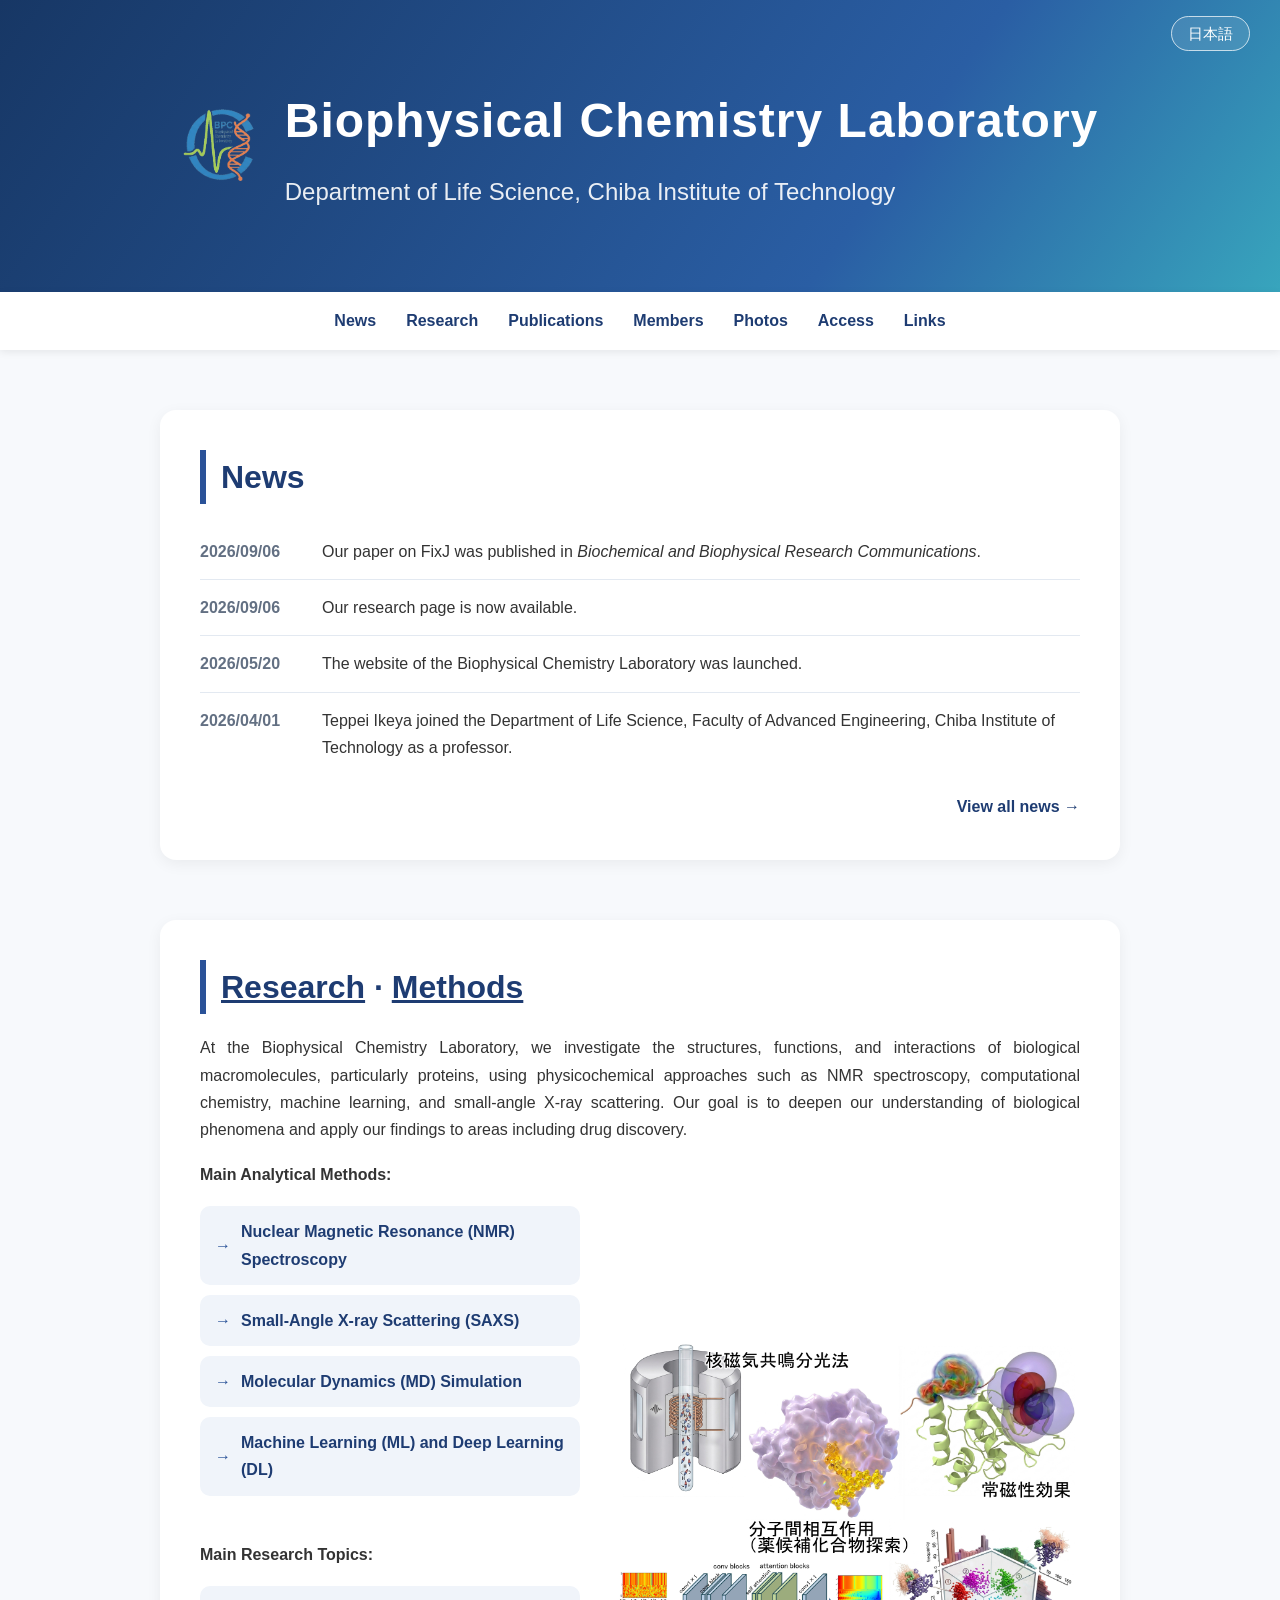
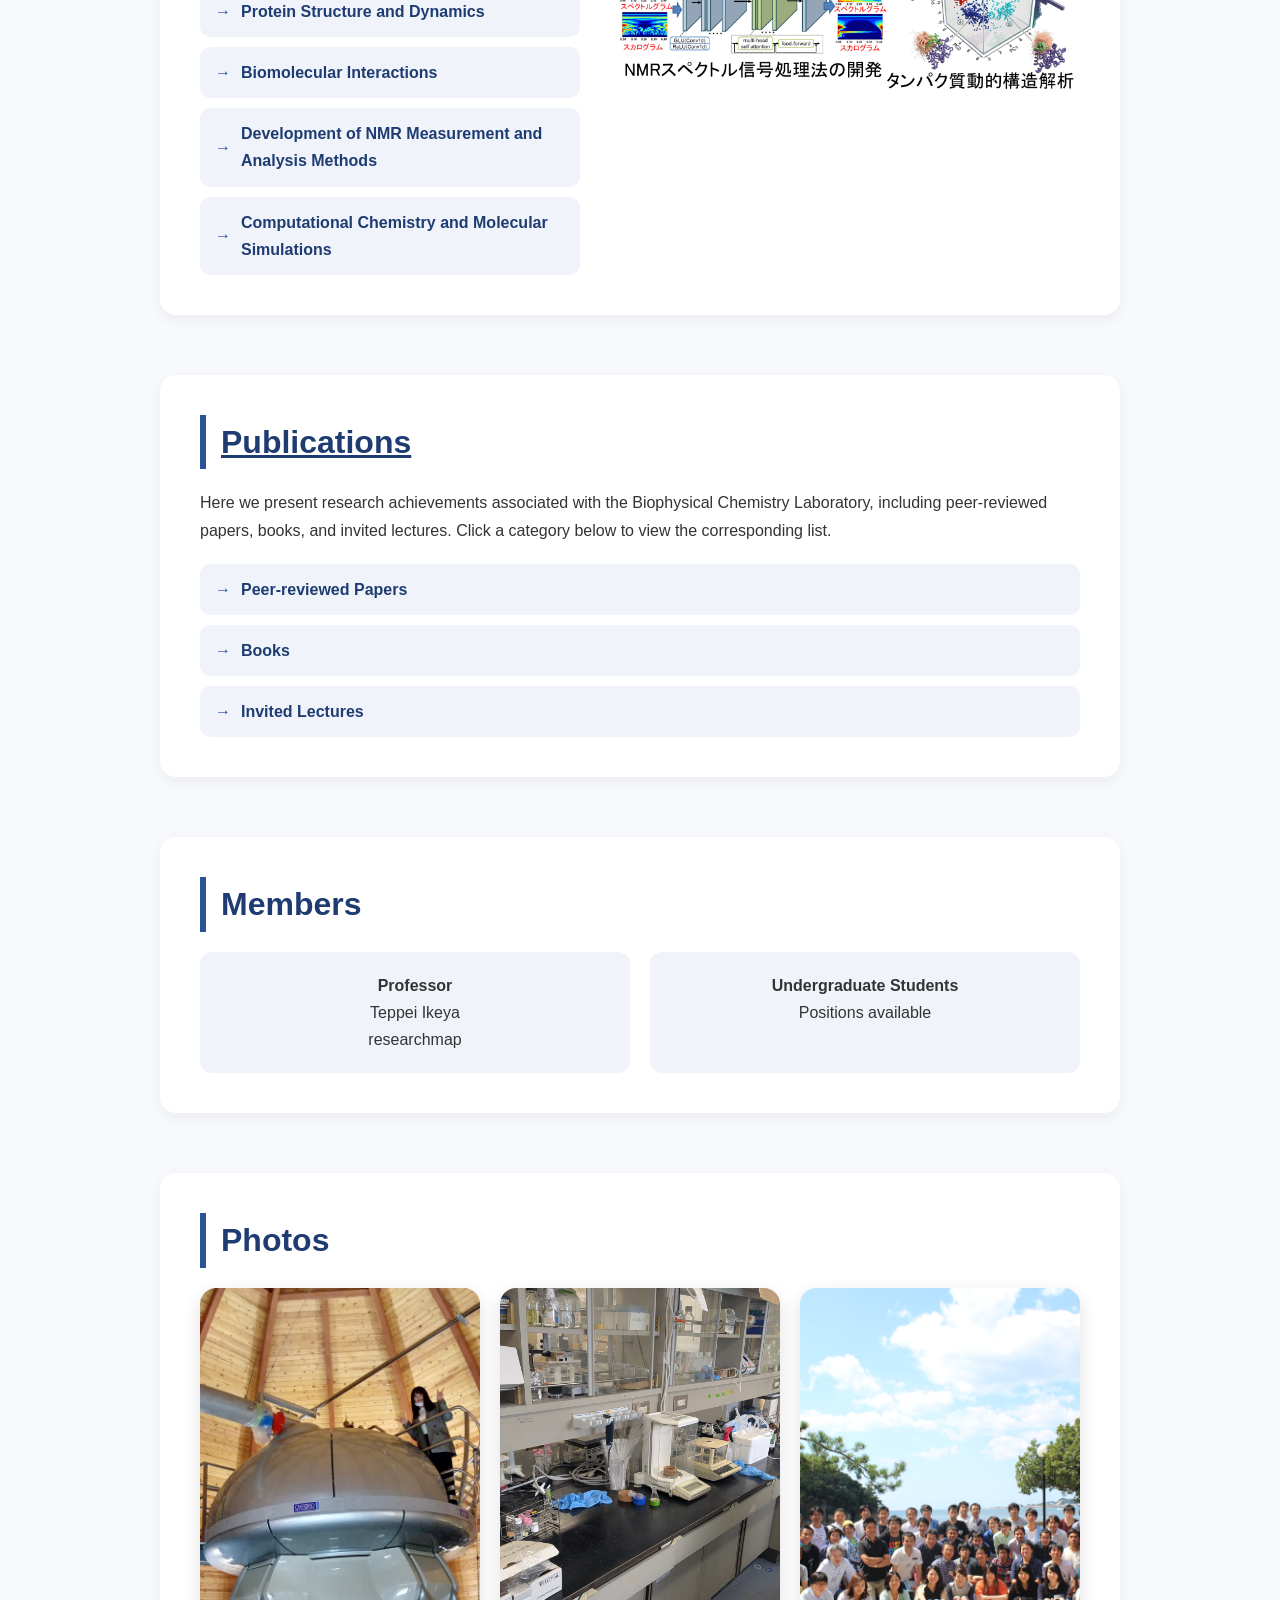
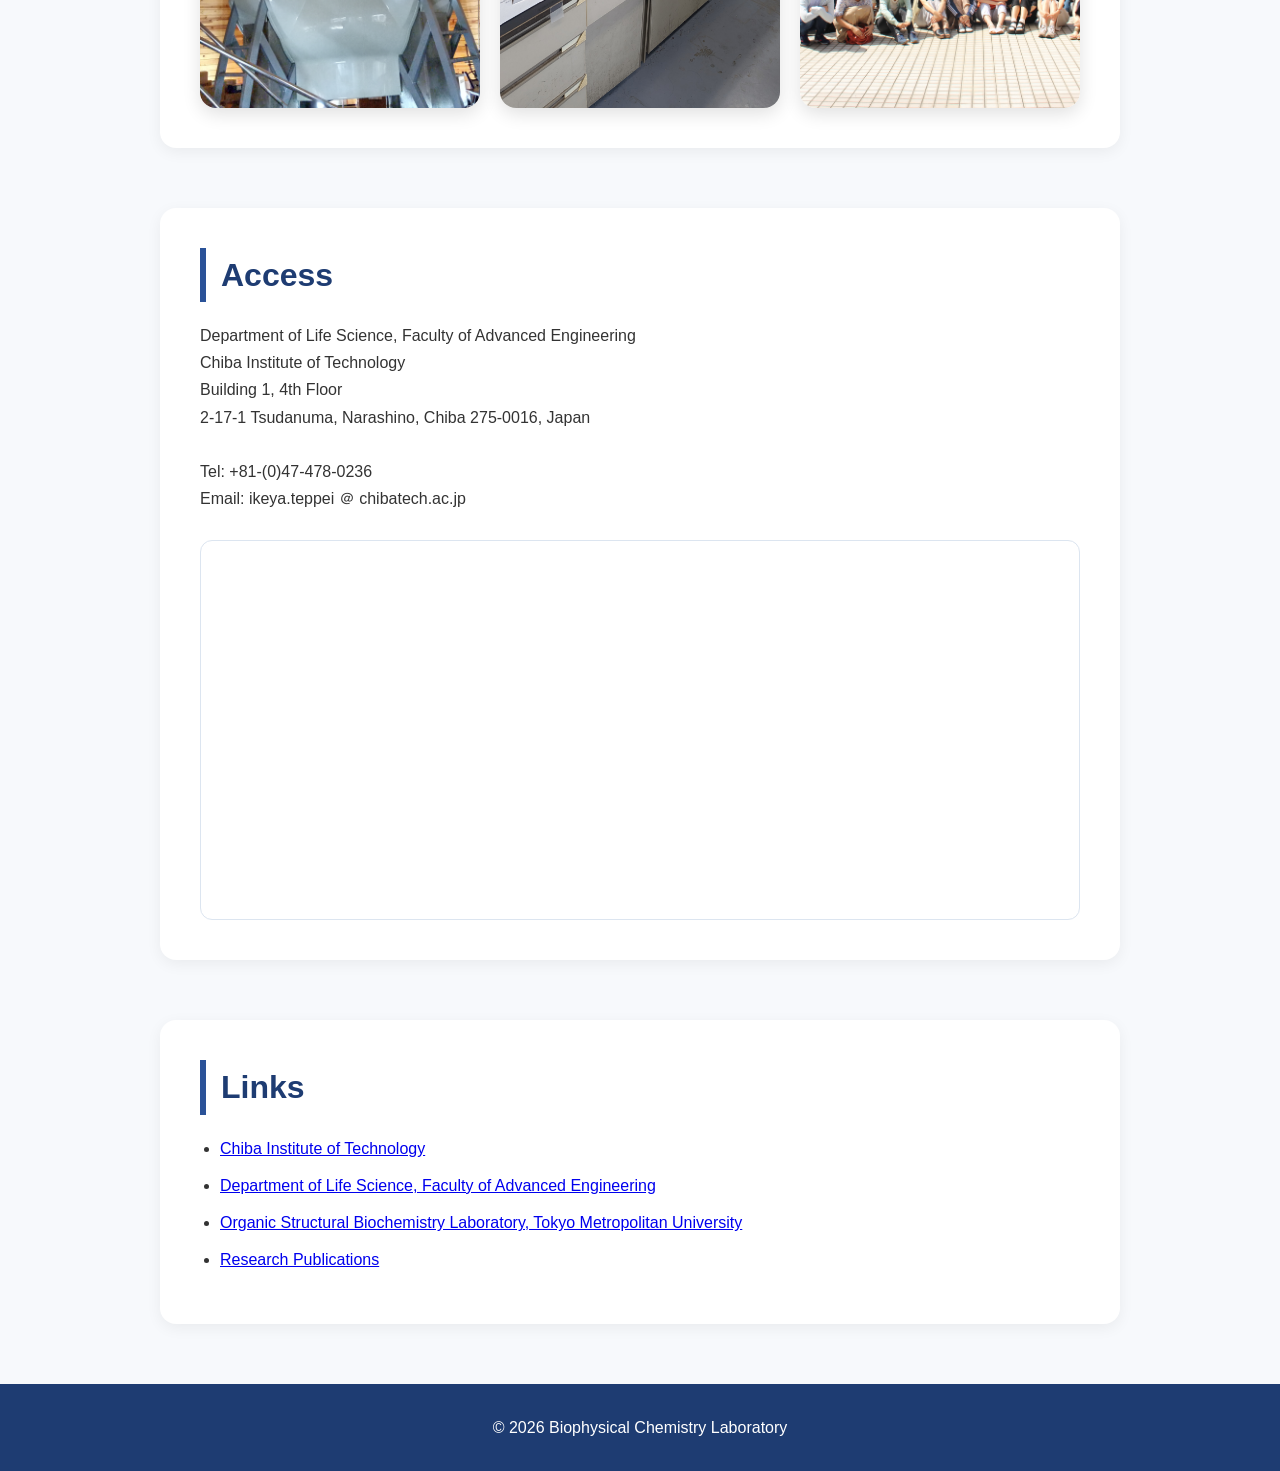
<file: index_en.html>
<!DOCTYPE html>
<html lang="en">
<head>
  <meta charset="UTF-8">
  <meta name="viewport" content="width=device-width, initial-scale=1.0">
  <title>Biophysical Chemistry Laboratory</title>
  <link rel="icon" type="image/jpeg" href="images/logo.jpg">
  <style>
    * { margin: 0; padding: 0; box-sizing: border-box; }
    body { font-family: "Helvetica Neue", Arial, sans-serif; line-height: 1.7; color: #333; background-color: #f7f9fc; }
    header { position: relative; background: linear-gradient(125deg, #173765 0%, #2a5ea4 68%, #38a5bd 100%); color: white; padding: 80px 20px; text-align: center; }
    .header-content { display: flex; align-items: center; justify-content: center; gap: 28px; max-width: 1000px; margin: 0 auto; }
    .lab-logo { width: 75px; height: 75px; object-fit: contain; background: transparent; }
    .header-titles { text-align: left; }
    .news-list { list-style: none; padding: 0; margin: 0; }
    .news-list li { display: grid; grid-template-columns: 7.5em minmax(0, 1fr); gap: 2px; padding: 14px 0; border-bottom: 1px solid #e3e9f1; }
    .news-date { color: #637083; font-weight: bold; }
    .news-list li:last-child { border-bottom: none; }
    .news-archive-link { margin-top: 18px; text-align: right; }
    .news-archive-link a { color: #1e3c72; font-weight: bold; text-decoration: none; }
    .news-archive-link a::after { content: " →"; }
    .news-archive-link a:hover { color: #2a5298; text-decoration: underline; }
    .language-switch { position: absolute; top: 20px; right: 30px; }
    .language-switch a { color: white; text-decoration: none; border: 1px solid rgba(255,255,255,.7); padding: 8px 16px; border-radius: 20px; font-size: .95rem; transition: .3s; background: rgba(255,255,255,.1); backdrop-filter: blur(4px); }
    .language-switch a:hover { background: white; color: #1e3c72; }
    .photo-link { text-decoration: none; }
    .main-photo { position: relative; overflow: hidden; border-radius: 16px; height: 420px; cursor: pointer; box-shadow: 0 6px 18px rgba(0,0,0,.12); }
    .main-photo img { width: 100%; height: 100%; object-fit: cover; transition: transform .5s ease; display: block; }
    .main-photo:hover img { transform: scale(1.05); }
    .photo-overlay { position: absolute; inset: 0; background: rgba(0,0,0,.35); display: flex; align-items: center; justify-content: center; opacity: 0; transition: opacity .4s ease; }
    .main-photo:hover .photo-overlay { opacity: 1; }
    .photo-overlay span { color: white; font-size: 1.4rem; font-weight: bold; background: rgba(255,255,255,.15); padding: 12px 24px; border-radius: 30px; backdrop-filter: blur(4px); }
    header h1 { font-size: 3rem; margin-bottom: 10px; letter-spacing: 1px; }
    header h2 { font-size: 1.5rem; font-weight: normal; opacity: .9; }
    nav { background: white; padding: 15px; position: sticky; top: 0; z-index: 100; box-shadow: 0 2px 8px rgba(0,0,0,.08); }
    nav ul { display: flex; justify-content: center; gap: 30px; list-style: none; flex-wrap: wrap; }
    nav a { text-decoration: none; color: #1e3c72; font-weight: bold; transition: .3s; }
    nav a:hover { color: #2a5298; }
    section { max-width: 1000px; margin: 60px auto; padding: 0 20px; }
    .section-box { background: white; padding: 40px; border-radius: 16px; box-shadow: 0 4px 15px rgba(0,0,0,.06); }
    h3 { font-size: 2rem; margin-bottom: 20px; color: #1e3c72; border-left: 6px solid #2a5298; padding-left: 15px; }
    h3 a { color: inherit; }
    .member-list { display: grid; grid-template-columns: repeat(auto-fit, minmax(220px, 1fr)); gap: 20px; margin-top: 20px; }
    .member-card { background: #f0f4fa; padding: 20px; border-radius: 12px; text-align: center; }
    .photo-grid { display: grid; grid-template-columns: repeat(auto-fit, minmax(250px, 1fr)); gap: 20px; margin-top: 20px; }
    .link-list ul { padding-left: 20px; }
    .link-list li { margin-bottom: 10px; }
    .access-map { width: 100%; height: 380px; margin-top: 28px; overflow: hidden; border: 1px solid #dce5f0; border-radius: 12px; }
    .access-map iframe { display: block; width: 100%; height: 100%; border: 0; }
    .research-overview { display: grid; grid-template-columns: minmax(0, .9fr) minmax(380px, 1.1fr); gap: 36px; align-items: center; margin-top: 18px; }
    .research-copy p { margin-bottom: 18px; }
    .research-themes { list-style: none; padding: 0; margin: 0; display: grid; gap: 10px; }
    .research-themes a { display: flex; align-items: center; gap: 10px; padding: 12px 15px; color: #1e3c72; background: #f0f4fa; border-radius: 10px; text-decoration: none; font-weight: bold; transition: transform .2s ease, background-color .2s ease; }
    .research-themes a::before { content: "→"; color: #2a5298; flex: 0 0 auto; }
    .research-themes a:hover { background: #e3ebf7; transform: translateX(4px); }
    .research-figure { margin: 0; min-width: 0; }
    .research-figure img { display: block; width: 100%; height: auto; border-radius: 12px; }
    .member-link { text-decoration: none; color: inherit; display: block; }
    .member-link:hover { opacity: .8; }
    .justify-text { text-align: justify; hyphens: auto; }

    footer { background: #1e3c72; color: white; text-align: center; padding: 30px 20px; margin-top: 60px; }
    @media (max-width: 768px) {
      header h1 { font-size: 2.2rem; }
      header h2 { font-size: 1.2rem; }
      h3 { font-size: 1.6rem; }
      .language-switch { top: 15px; right: 15px; }
      .header-content { flex-direction: column; gap: 18px; }
      .header-titles { text-align: center; }
      .lab-logo { width: 112px; height: 112px; }
      .research-overview { grid-template-columns: 1fr; gap: 28px; }
      .research-figure { max-width: 620px; margin: 0 auto; }
      .access-map { height: 300px; }
    }
    @media (max-width: 480px) {
      .section-box { padding: 28px 20px; }
      .news-list li { grid-template-columns: 1fr; gap: 2px; }
    }
  </style>
</head>
<body>
  <header>
    <div class="language-switch"><a href="index.html">日本語</a></div>
    <div class="header-content">
      <img class="lab-logo" src="images/logo4-2.png" alt="Biophysical Chemistry Laboratory logo">
      <div class="header-titles">
        <h1>Biophysical Chemistry Laboratory</h1>
        <h2>Department of Life Science, Chiba Institute of Technology</h2>
      </div>
    </div>
  </header>

  <nav>
    <ul>
      <li><a href="#news">News</a></li>
      <li><a href="#research">Research</a></li>
      <li><a href="#achievements">Publications</a></li>
      <li><a href="#members">Members</a></li>
      <li><a href="#photos">Photos</a></li>
      <li><a href="#access">Access</a></li>
      <li><a href="#links">Links</a></li>
    </ul>
  </nav>

  <section id="news">
    <div class="section-box">
      <h3>News</h3>
      <ul class="news-list">
        <li><time class="news-date" datetime="2026-09-06">2026/09/06</time><span>Our paper on FixJ was published in <em>Biochemical and Biophysical Research Communications</em>.</span></li>
        <li><time class="news-date" datetime="2026-09-06">2026/09/06</time><span>Our research page is now available.</span></li>
        <li><time class="news-date" datetime="2026-05-20">2026/05/20</time><span>The website of the Biophysical Chemistry Laboratory was launched.</span></li>
        <li><time class="news-date" datetime="2026-04-01">2026/04/01</time><span>Teppei Ikeya joined the Department of Life Science, Faculty of Advanced Engineering, Chiba Institute of Technology as a professor.</span></li>
      </ul>
      <p class="news-archive-link"><a href="news_en.html">View all news</a></p>
    </div>
  </section>

  <section id="research">
    <div class="section-box">
      <h3><a href="research_en.html">Research</a> · <a href="methods_en.html">Methods</a></h3>
      <p class="justify-text">At the Biophysical Chemistry Laboratory, we investigate the structures, functions, and interactions of biological macromolecules, particularly proteins, using physicochemical approaches such as NMR spectroscopy, computational chemistry, machine learning, and small-angle X-ray scattering. Our goal is to deepen our understanding of biological phenomena and apply our findings to areas including drug discovery.</p>
      <div class="research-overview">
        <div class="research-copy">
          <!-- Main analytical methods -->
          <p><strong>Main Analytical Methods:</strong></p>
          <ul class="research-themes" aria-label="Main analytical methods">
            <li><a href="methods_en.html#nmr">Nuclear Magnetic Resonance (NMR) Spectroscopy</a></li>
            <li><a href="methods_en.html#saxs">Small-Angle X-ray Scattering (SAXS)</a></li>
            <li><a href="methods_en.html#md">Molecular Dynamics (MD) Simulation</a></li>
            <li><a href="methods_en.html#mldl">Machine Learning (ML) and Deep Learning (DL)</a></li>
          </ul>
          <p><br></p>
          <p><strong>Main Research Topics:</strong></p>
          <ul class="research-themes" aria-label="Main research topics">
            <li><a href="research_en.html#structure">Protein Structure and Dynamics</a></li>
            <li><a href="research_en.html#interaction">Biomolecular Interactions</a></li>
            <li><a href="research_en.html#method">Development of NMR Measurement and Analysis Methods</a></li>
            <li><a href="research_en.html#simulation">Computational Chemistry and Molecular Simulations</a></li>
          </ul>
        </div>
        <figure class="research-figure">
          <img src="images/Fig1.jpg" alt="Overview of our research on NMR, molecular interactions, paramagnetic effects, and protein dynamics">
        </figure>
      </div>
    </div>
  </section>

  <section id="achievements">
    <div class="section-box">
      <h3><a href="publications_en.html">Publications</a></h3>
      <p>Here we present research achievements associated with the Biophysical Chemistry Laboratory, including peer-reviewed papers, books, and invited lectures. Click a category below to view the corresponding list.</p>
      <ul class="research-themes" style="margin-top: 20px;">
        <li><a href="publications_en.html#papers">Peer-reviewed Papers</a></li>
        <li><a href="publications_en.html#books">Books</a></li>
        <li><a href="publications_en.html#invited-talks">Invited Lectures</a></li>
      </ul>
    </div>
  </section>

  <section id="members">
    <div class="section-box">
      <h3>Members</h3>
      <div class="member-list">
        <div class="member-card">
          <a href="tikeya/index.html" target="_blank" class="member-link">
            <h4>Professor</h4>
            <p>Teppei Ikeya</p>
          </a>
          <p><a href="https://researchmap.jp/teppei-ikeya" target="_blank" class="member-link">researchmap</a></p>
        </div>
        <div class="member-card">
          <h4>Undergraduate Students</h4>
          <p>Positions available</p>
        </div>
      </div>
    </div>
  </section>

  <section id="photos">
    <div class="section-box">
      <h3>Photos</h3>
      <div class="photo-grid">
        <a href="photos.html" class="photo-link"><div class="main-photo"><img src="images/NMR.jpg" alt="NMR spectrometer"><div class="photo-overlay"><span>View More Photos</span></div></div></a>
        <a href="photos.html" class="photo-link"><div class="main-photo"><img src="images/test1.jpg" alt="Experiment in the laboratory"><div class="photo-overlay"><span>View More Photos</span></div></div></a>
        <a href="photos.html" class="photo-link"><div class="main-photo"><img src="images/83.jpg" alt="Laboratory seminar"><div class="photo-overlay"><span>View More Photos</span></div></div></a>
      </div>
    </div>
  </section>

  <section id="access">
    <div class="section-box">
      <h3>Access</h3>
      <p>Department of Life Science, Faculty of Advanced Engineering<br>Chiba Institute of Technology<br>Building 1, 4th Floor<br>2-17-1 Tsudanuma, Narashino, Chiba 275-0016, Japan</p>
      <br>
      <p>Tel: +81-(0)47-478-0236<br>Email: ikeya.teppei ＠ chibatech.ac.jp</p>
      <div class="access-map">
        <iframe src="https://www.google.com/maps?q=%E5%8D%83%E8%91%89%E5%B7%A5%E6%A5%AD%E5%A4%A7%E5%AD%A6%20%E6%B4%A5%E7%94%B0%E6%B2%BC%E3%82%AD%E3%83%A3%E3%83%B3%E3%83%91%E3%82%B9&amp;output=embed" title="Map of the Tsudanuma Campus, Chiba Institute of Technology" loading="lazy" referrerpolicy="no-referrer-when-downgrade" allowfullscreen></iframe>
      </div>
    </div>
  </section>

  <section id="links">
    <div class="section-box link-list">
      <h3>Links</h3>
      <ul>
        <li><a href="https://chibatech.jp/english/">Chiba Institute of Technology</a></li>
        <li><a href="https://cit-lifescience.jp/index.html">Department of Life Science, Faculty of Advanced Engineering</a></li>
        <li><a href="https://osbc.fpark.tmu.ac.jp/">Organic Structural Biochemistry Laboratory, Tokyo Metropolitan University</a></li>
        <li><a href="https://researchmap.jp/teppei-ikeya">Research Publications</a></li>
      </ul>
    </div>
  </section>

  <footer><p>© 2026 Biophysical Chemistry Laboratory</p></footer>
</body>
</html>
</file>
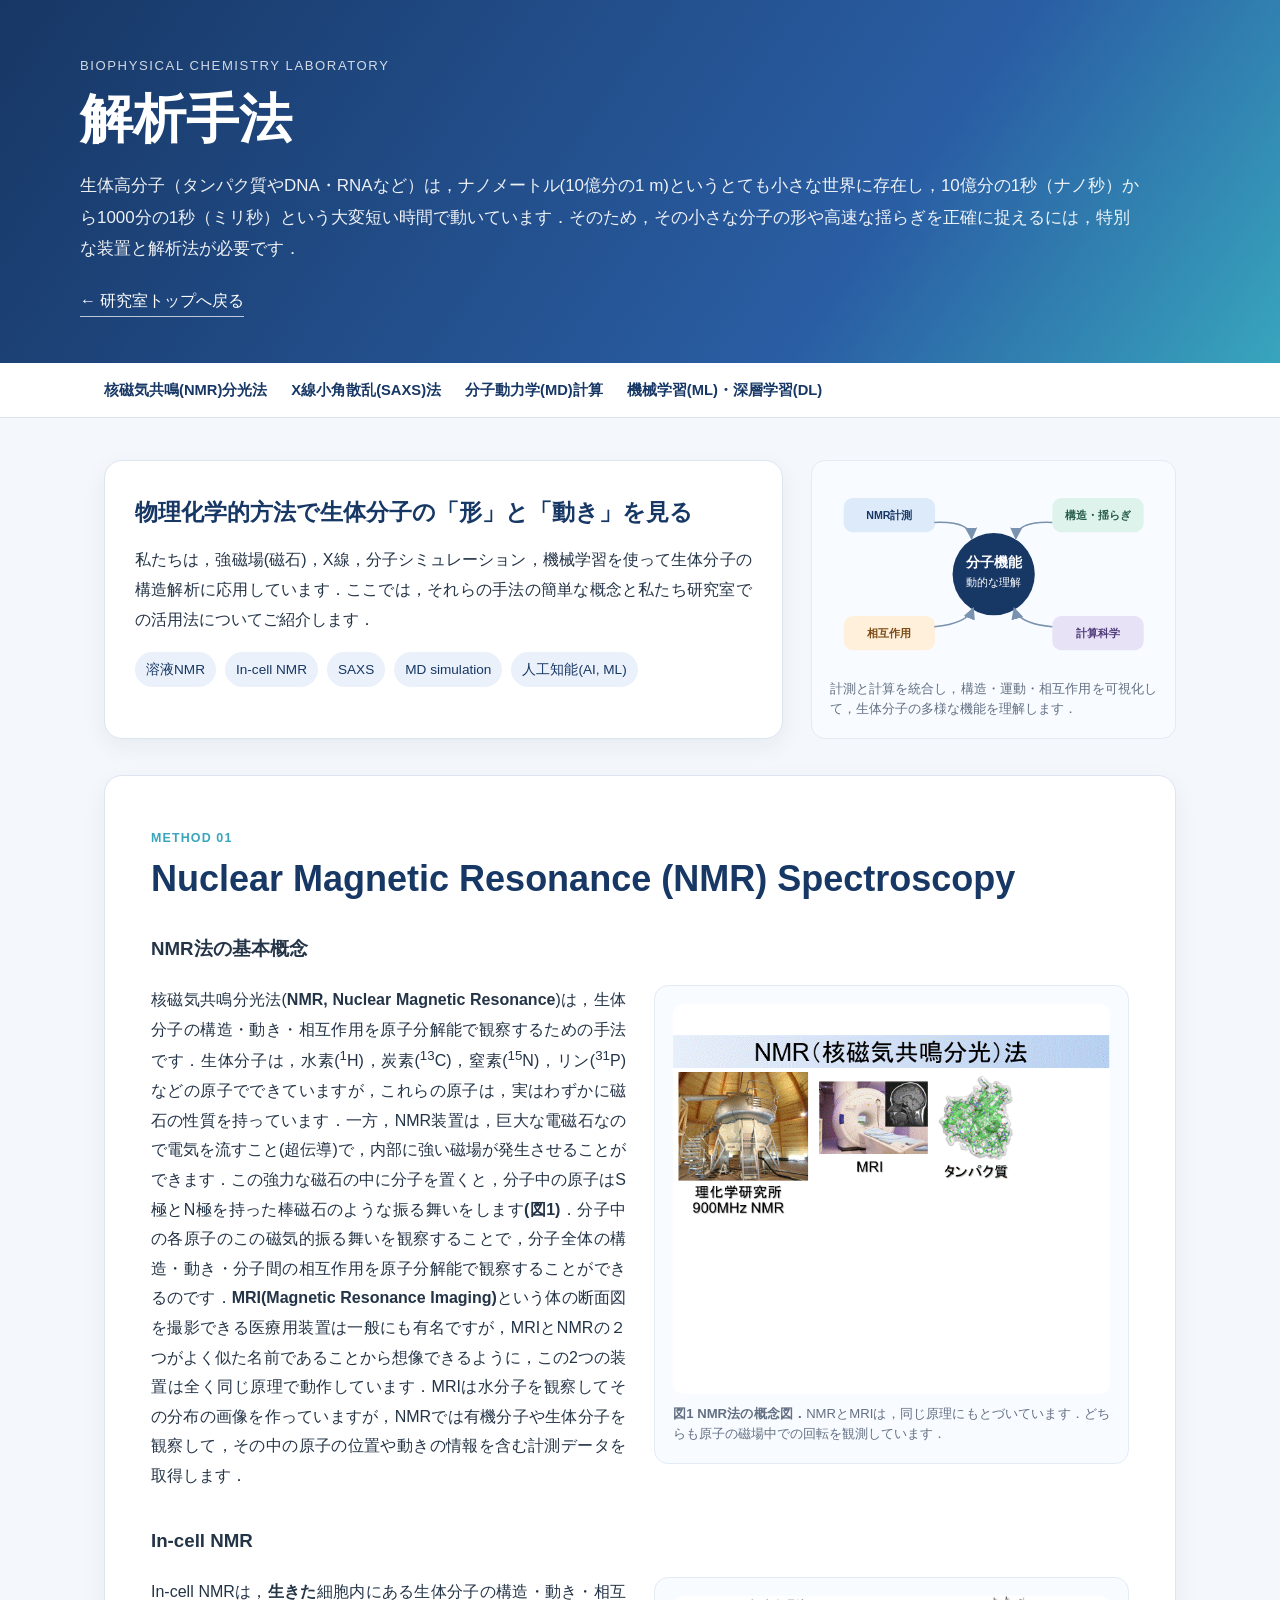
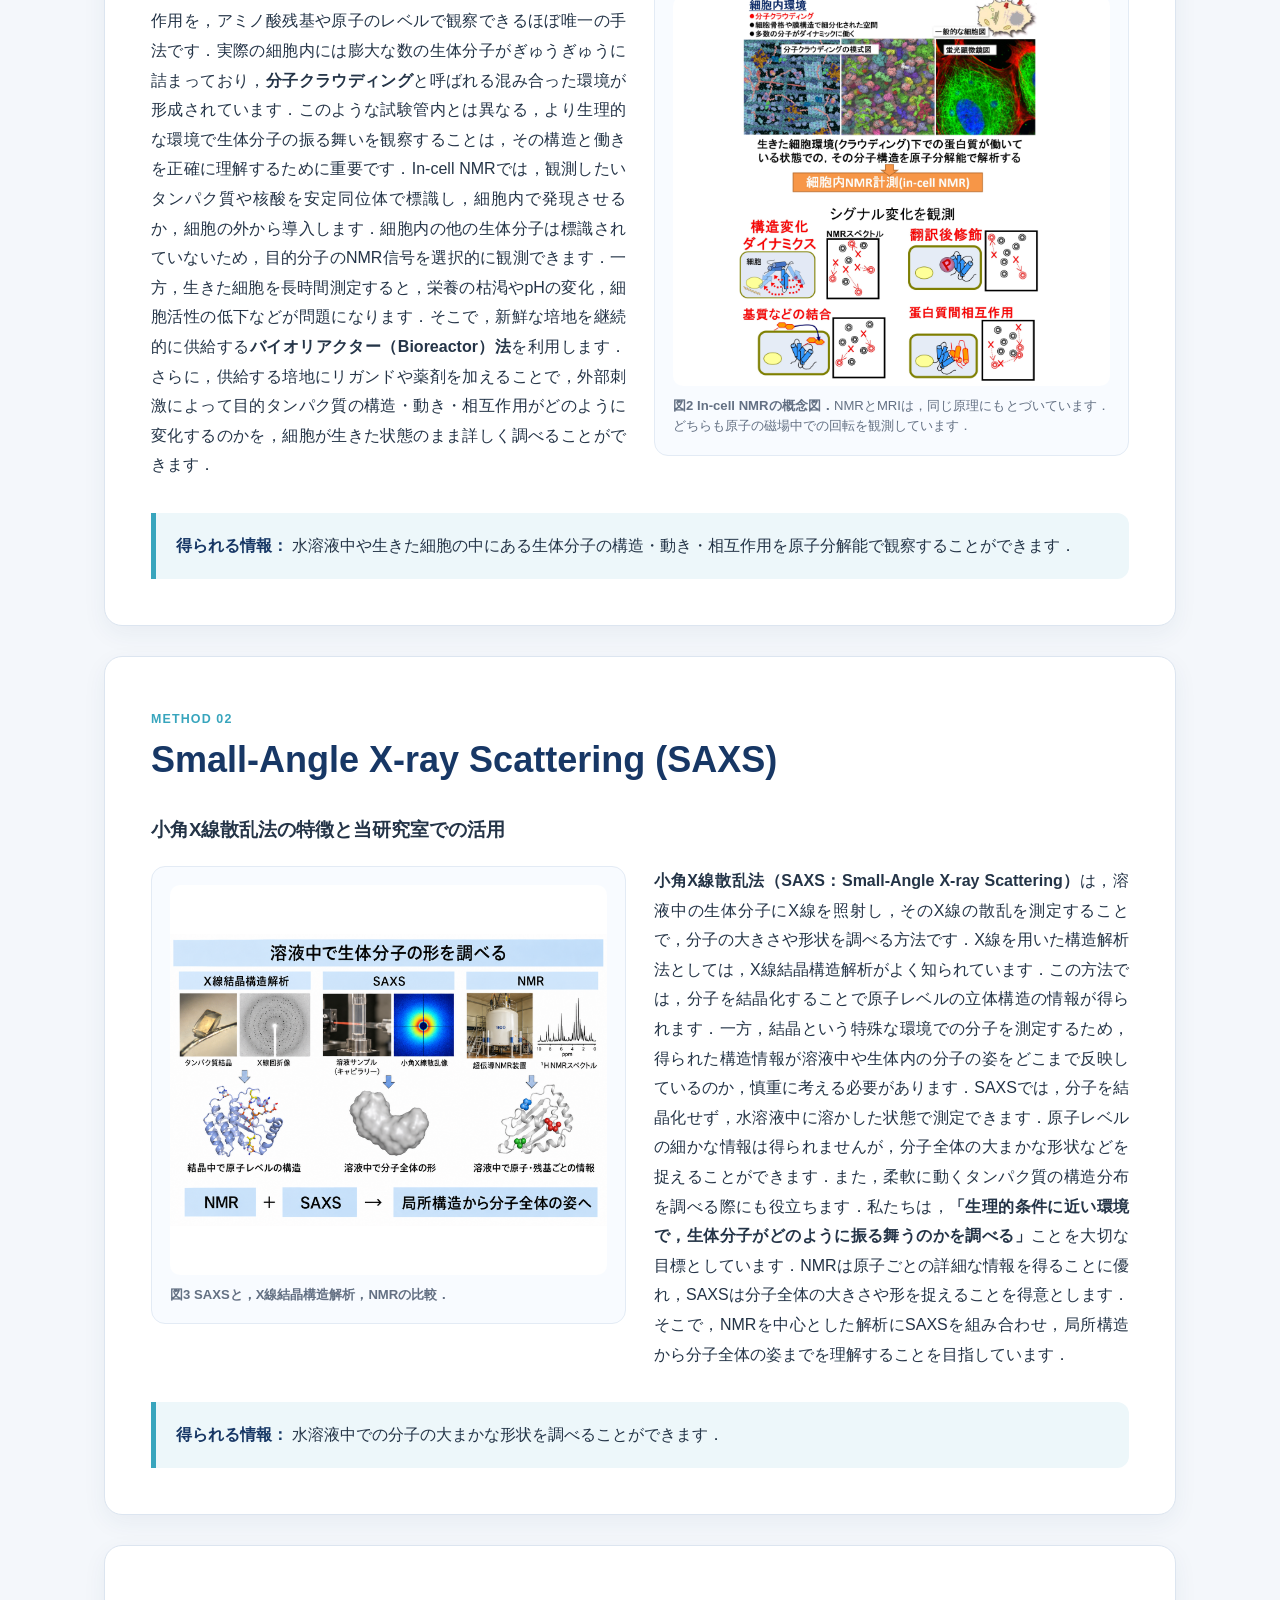
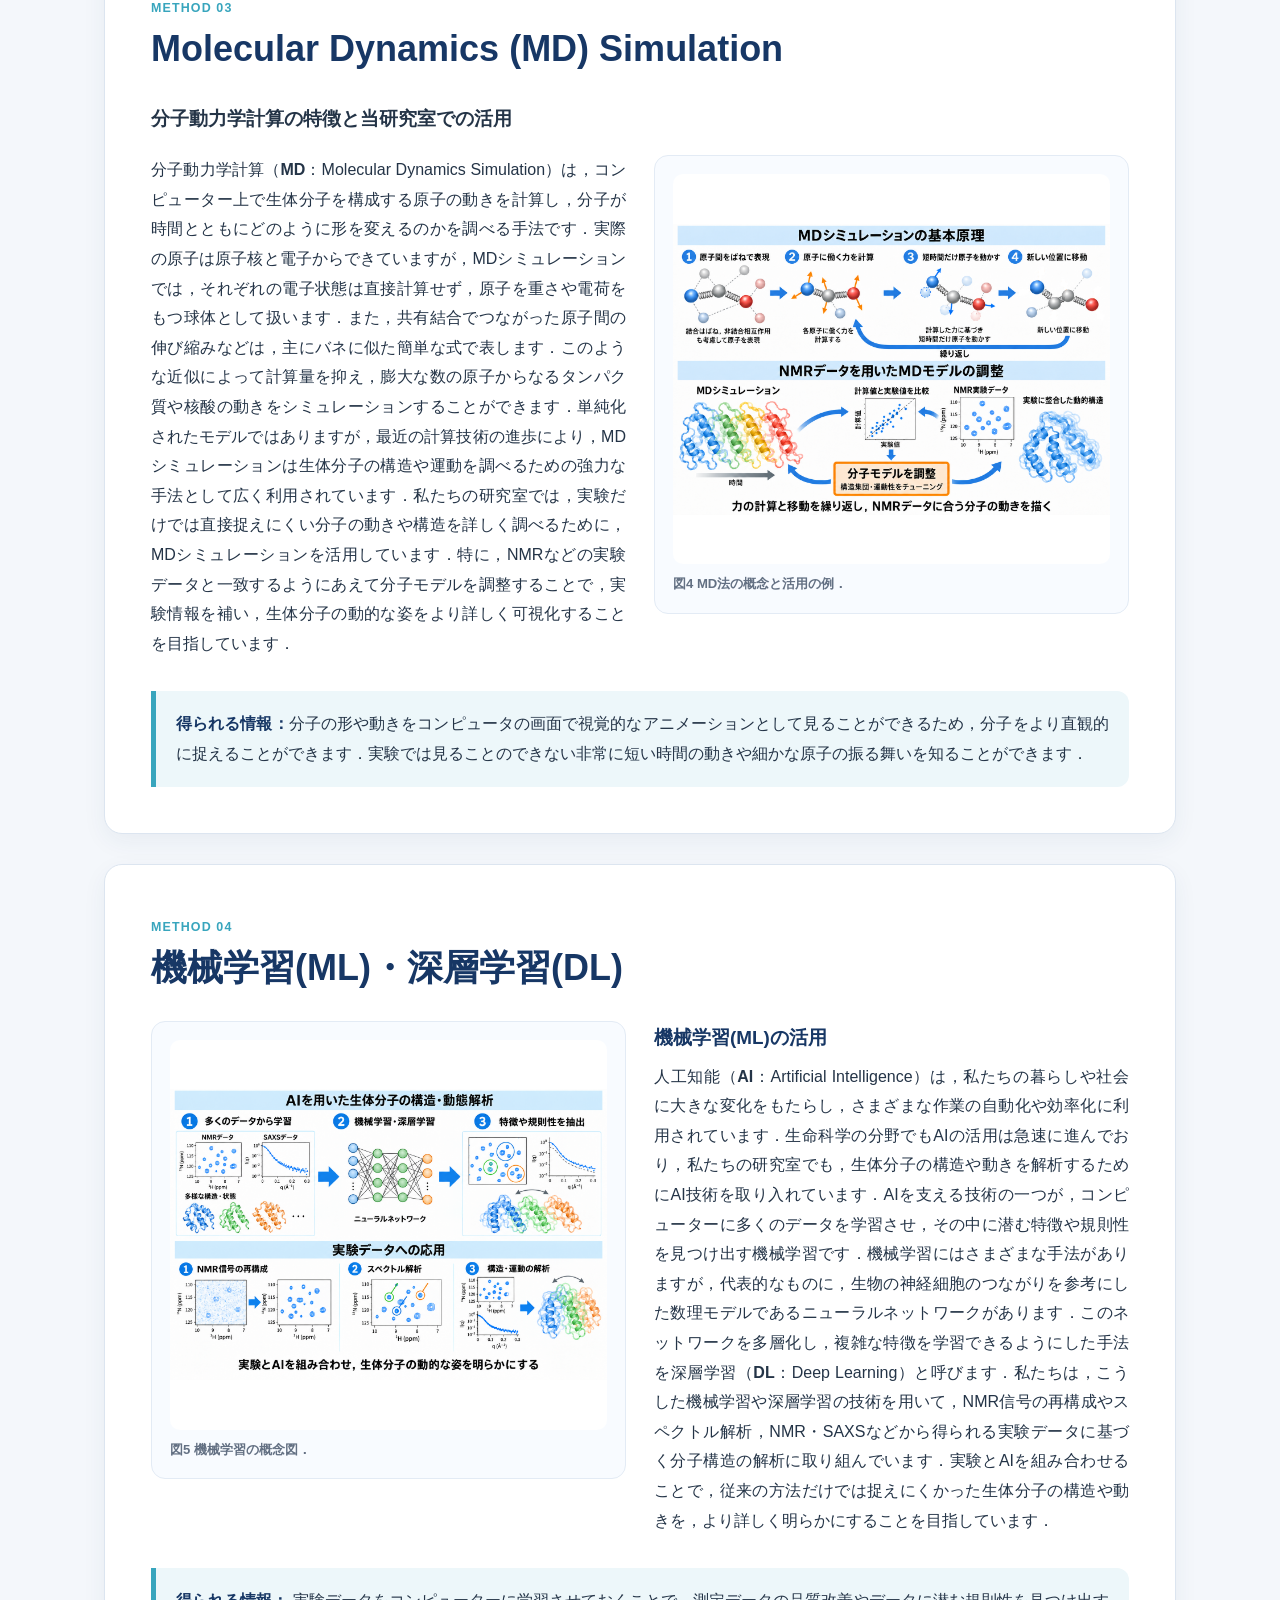
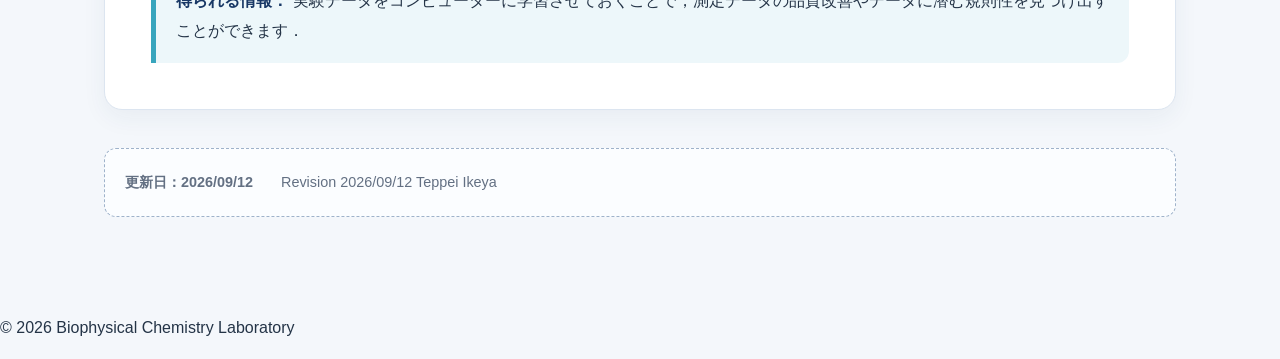
<file: methods.html>
<!DOCTYPE html>
<html lang="ja">
<head>
  <meta charset="UTF-8">
  <meta name="viewport" content="width=device-width, initial-scale=1.0">
  <meta name="description" content="生物物理化学研究室の研究内容：NMRと計算科学を用いて，生体分子の構造・揺らぎ・相互作用を研究しています．">
  <title>解析手法 | 生物物理化学研究室</title>
  <link rel="icon" href="images/logo.jpg" type="image/jpg">
  <link rel="stylesheet" href="research.css">
</head>
<body>
  <header class="site-header">
    <div class="header-inner">
      <p class="eyebrow">BIOPHYSICAL CHEMISTRY LABORATORY</p>
      <h1>解析手法</h1>
      <p class="lead">生体高分子（タンパク質やDNA・RNAなど）は，ナノメートル(10億分の1 m)というとても小さな世界に存在し，10億分の1秒（ナノ秒）から1000分の1秒（ミリ秒）という大変短い時間で動いています．そのため，その小さな分子の形や高速な揺らぎを正確に捉えるには，特別な装置と解析法が必要です．

      </p>
      <a class="top-link" href="index.html">← 研究室トップへ戻る</a>
    </div>
  </header>

  <nav class="topic-nav" aria-label="解析手法">
    <ul>
      <li><a href="#nmr">核磁気共鳴(NMR)分光法</a></li>
      <li><a href="#saxs">X線小角散乱(SAXS)法</a></li>
      <li><a href="#md">分子動力学(MD)計算</a></li>
      <li><a href="#mldl">機械学習(ML)・深層学習(DL)</a></li>
    </ul>
  </nav>

  <main>
    <div class="intro-grid">
      <div class="intro-card">
        <h2>物理化学的方法で生体分子の「形」と「動き」を<strong>見る</strong></h2>
        <p>私たちは，強磁場(磁石)，X線，分子シミュレーション，機械学習を使って生体分子の構造解析に応用しています．ここでは，それらの手法の簡単な概念と私たち研究室での活用法についてご紹介します．</p>
        <div class="keyword-list"><span>溶液NMR</span><span>In-cell NMR</span><span>SAXS</span><span>MD simulation</span><span>人工知能(AI, ML)</span></div>
      </div>
      <figure class="figure">
        <svg viewBox="0 0 430 250" role="img" aria-label="研究アプローチの循環">
          <defs><marker id="arr0" markerWidth="8" markerHeight="8" refX="7" refY="4" orient="auto"><path d="M0,0 L8,4 L0,8 Z" fill="#7992af"/></marker></defs>
          <circle cx="215" cy="125" r="54" fill="#173765"/><text x="215" y="116" fill="white" text-anchor="middle" font-size="18" font-weight="bold">分子機能</text><text x="215" y="141" fill="white" text-anchor="middle" font-size="14">動的な理解</text>
          <g font-size="14" font-weight="bold" text-anchor="middle"><rect x="18" y="25" width="120" height="45" rx="12" fill="#dceafa"/><text x="78" y="53" fill="#173765">NMR計測</text><rect x="292" y="25" width="120" height="45" rx="12" fill="#dff3ed"/><text x="352" y="53" fill="#245b49">構造・揺らぎ</text><rect x="18" y="180" width="120" height="45" rx="12" fill="#fff0dc"/><text x="78" y="208" fill="#7c4a13">相互作用</text><rect x="292" y="180" width="120" height="45" rx="12" fill="#e8e2f6"/><text x="352" y="208" fill="#513d7b">計算科学</text></g>
          <g stroke="#7992af" stroke-width="2" fill="none" marker-end="url(#arr0)"><path d="M137 57 Q185 55 186 78"/><path d="M292 57 Q245 55 244 78"/><path d="M137 194 Q180 190 188 170"/><path d="M292 194 Q248 190 242 170"/></g>
        </svg>
        <figcaption>計測と計算を統合し，構造・運動・相互作用を可視化して，生体分子の多様な機能を理解します．</figcaption>
      </figure>
    </div>

    <section id="nmr" class="research-section">
      <span class="section-label">METHOD 01</span>
      <h2>Nuclear Magnetic Resonance (NMR) Spectroscopy</h2>
      <p class="section-lead"><h3>NMR法の基本概念</h3></p>
      <div class="two-column">
        <div class="copy">
          <!--<h3>NMR</h3>-->
          <p>核磁気共鳴分光法(<strong>NMR, Nuclear Magnetic Resonance</strong>)は，生体分子の構造・動き・相互作用を原子分解能で観察するための手法です．生体分子は，水素(<sup>1</sup>H)，炭素(<sup>13</sup>C)，窒素(<sup>15</sup>N)，リン(<sup>31</sup>P)などの原子でできていますが，これらの原子は，実はわずかに磁石の性質を持っています．一方，NMR装置は，巨大な電磁石なので電気を流すこと(超伝導)で，内部に強い磁場が発生させることができます．この強力な磁石の中に分子を置くと，分子中の原子はS極とN極を持った棒磁石のような振る舞いをします<strong>(図1)</strong>．分子中の各原子のこの磁気的振る舞いを観察することで，分子全体の構造・動き・分子間の相互作用を原子分解能で観察することができるのです．<strong>MRI(Magnetic Resonance Imaging)</strong>という体の断面図を撮影できる医療用装置は一般にも有名ですが，MRIとNMRの２つがよく似た名前であることから想像できるように，この2つの装置は全く同じ原理で動作しています．MRIは水分子を観察してその分布の画像を作っていますが，NMRでは有機分子や生体分子を観察して，その中の原子の位置や動きの情報を含む計測データを取得します．
          </p>
        </div>
        <figure class="figure figure-fixed">
          <img
            src="images/NMR.gif"
            alt="NMR法の概念図．"
            class="research-image"
        >
          <figcaption>
            <strong>図1 NMR法の概念図．</strong>NMRとMRIは，同じ原理にもとづいています．どちらも原子の磁場中での回転を観測しています．
          </figcaption>
        </figure>

      </div>
      <p class="section-lead"><h3>In-cell NMR</h3></p>
      <div class="two-column">
        <div class="copy">
          <!--<h3>NMR</h3>-->
          <p>
            In-cell NMRは，<strong>生きた</strong>細胞内にある生体分子の構造・動き・相互作用を，アミノ酸残基や原子のレベルで観察できるほぼ唯一の手法です．実際の細胞内には膨大な数の生体分子がぎゅうぎゅうに詰まっており，<strong>分子クラウディング</strong>と呼ばれる混み合った環境が形成されています．このような試験管内とは異なる，より生理的な環境で生体分子の振る舞いを観察することは，その構造と働きを正確に理解するために重要です．In-cell NMRでは，観測したいタンパク質や核酸を安定同位体で標識し，細胞内で発現させるか，細胞の外から導入します．細胞内の他の生体分子は標識されていないため，目的分子のNMR信号を選択的に観測できます．一方，生きた細胞を長時間測定すると，栄養の枯渇やpHの変化，細胞活性の低下などが問題になります．そこで，新鮮な培地を継続的に供給する<strong>バイオリアクター（Bioreactor）法</strong>を利用します．さらに，供給する培地にリガンドや薬剤を加えることで，外部刺激によって目的タンパク質の構造・動き・相互作用がどのように変化するのかを，細胞が生きた状態のまま詳しく調べることができます．
          </p>
        </div>
        <figure class="figure figure-fixed">
          <img
            src="images/incellnmr.jpg"
            alt="In-cell NMRの概念図．"
            class="research-image"
        >
          <figcaption>
            <strong>図2 In-cell NMRの概念図．</strong>NMRとMRIは，同じ原理にもとづいています．どちらも原子の磁場中での回転を観測しています．
          </figcaption>
        </figure>

      </div>
      
      <div class="outcome"><strong>得られる情報：</strong> 水溶液中や生きた細胞の中にある生体分子の構造・動き・相互作用を原子分解能で観察することができます．</div>

    </section>

    <section id="saxs" class="research-section">
      <span class="section-label">METHOD 02</span>
      <h2>Small-Angle X-ray Scattering (SAXS)</h2>
      <p class="section-lead"><h3>小角X線散乱法の特徴と当研究室での活用</h3></p>
      <div class="two-column">

        <figure class="figure figure-fixed">
          <img
            src="images/SAXS.png"
            alt="SAXS"
            class="research-image"
          >
        
          <figcaption>
            <strong>図3 SAXSと，X線結晶構造解析，NMRの比較．</strong>
          </figcaption>
        </figure>

        <div class="copy">
          <p><strong>小角X線散乱法（SAXS：Small-Angle X-ray Scattering）</strong>は，溶液中の生体分子にX線を照射し，そのX線の散乱を測定することで，分子の大きさや形状を調べる方法です．X線を用いた構造解析法としては，X線結晶構造解析がよく知られています．この方法では，分子を結晶化することで原子レベルの立体構造の情報が得られます．一方，結晶という特殊な環境での分子を測定するため，得られた構造情報が溶液中や生体内の分子の姿をどこまで反映しているのか，慎重に考える必要があります．SAXSでは，分子を結晶化せず，水溶液中に溶かした状態で測定できます．原子レベルの細かな情報は得られませんが，分子全体の大まかな形状などを捉えることができます．また，柔軟に動くタンパク質の構造分布を調べる際にも役立ちます．私たちは，<strong>「生理的条件に近い環境で，生体分子がどのように振る舞うのかを調べる」</strong>ことを大切な目標としています．NMRは原子ごとの詳細な情報を得ることに優れ，SAXSは分子全体の大きさや形を捉えることを得意とします．そこで，NMRを中心とした解析にSAXSを組み合わせ，局所構造から分子全体の姿までを理解することを目指しています．
            </p>
        </div>
      </div>
      <div class="outcome"><strong>得られる情報：</strong> 水溶液中での分子の大まかな形状を調べることができます．</div>
    </section>

    <section id="md" class="research-section">
      <span class="section-label">METHOD 03</span>
      <h2>Molecular Dynamics (MD) Simulation</h2>
      <p class="section-lead"><h3>分子動力学計算の特徴と当研究室での活用</h3></p>
      <div class="two-column">
        <div class="copy">
          <!--<h3>NMR</h3>-->
          <p>分子動力学計算（<strong>MD</strong>：Molecular Dynamics Simulation）は，コンピューター上で生体分子を構成する原子の動きを計算し，分子が時間とともにどのように形を変えるのかを調べる手法です．実際の原子は原子核と電子からできていますが，MDシミュレーションでは，それぞれの電子状態は直接計算せず，原子を重さや電荷をもつ球体として扱います．また，共有結合でつながった原子間の伸び縮みなどは，主にバネに似た簡単な式で表します．このような近似によって計算量を抑え，膨大な数の原子からなるタンパク質や核酸の動きをシミュレーションすることができます．単純化されたモデルではありますが，最近の計算技術の進歩により，MDシミュレーションは生体分子の構造や運動を調べるための強力な手法として広く利用されています．私たちの研究室では，実験だけでは直接捉えにくい分子の動きや構造を詳しく調べるために，MDシミュレーションを活用しています．特に，NMRなどの実験データと一致するようにあえて分子モデルを調整することで，実験情報を補い，生体分子の動的な姿をより詳しく可視化することを目指しています．</p>

          </p>
        </div>
        <figure class="figure figure-fixed">
          <img
            src="images/MD.png"
            alt="MD法の概念図．"
            class="research-image"
        >
          <figcaption>
            <strong>図4 MD法の概念と活用の例．</strong>
          </figcaption>
        </figure>

      </div>

      <div class="outcome"><strong>得られる情報：</strong>分子の形や動きをコンピュータの画面で視覚的なアニメーションとして見ることができるため，分子をより直観的に捉えることができます．実験では見ることのできない非常に短い時間の動きや細かな原子の振る舞いを知ることができます．</div>
    </section>

    <section id="mldl" class="research-section">
      <span class="section-label">METHOD 04</span>
      <h2>機械学習(ML)・深層学習(DL)</h2>
      <p class="section-lead"></p>
      <div class="two-column">
        <figure class="figure">
          <img
            src="images/DL.png"
            alt="NMR法の概念図．"
            class="research-image"
        >
          <figcaption>
            <strong>図5 機械学習の概念図．</strong>
          </figcaption>
        </figure>
        <div class="copy">
          <h3>機械学習(ML)の活用</h3>
          <p>人工知能（<strong>AI</strong>：Artificial Intelligence）は，私たちの暮らしや社会に大きな変化をもたらし，さまざまな作業の自動化や効率化に利用されています．生命科学の分野でもAIの活用は急速に進んでおり，私たちの研究室でも，生体分子の構造や動きを解析するためにAI技術を取り入れています．AIを支える技術の一つが，コンピューターに多くのデータを学習させ，その中に潜む特徴や規則性を見つけ出す機械学習です．機械学習にはさまざまな手法がありますが，代表的なものに，生物の神経細胞のつながりを参考にした数理モデルであるニューラルネットワークがあります．このネットワークを多層化し，複雑な特徴を学習できるようにした手法を深層学習（<strong>DL</strong>：Deep Learning）と呼びます．私たちは，こうした機械学習や深層学習の技術を用いて，NMR信号の再構成やスペクトル解析，NMR・SAXSなどから得られる実験データに基づく分子構造の解析に取り組んでいます．実験とAIを組み合わせることで，従来の方法だけでは捉えにくかった生体分子の構造や動きを，より詳しく明らかにすることを目指しています．</p>
        </div>
      </div>
      <div class="outcome"><strong>得られる情報：</strong> 実験データをコンピューターに学習させておくことで，測定データの品質改善やデータに潜む規則性を見つけ出すことができます．</div>
    </section>

    
    <aside class="edit-note"><strong>更新日：2026/09/12</strong>　　Revision 2026/09/12 Teppei Ikeya</aside>
    
  </main>

  <footer><p>© 2026 Biophysical Chemistry Laboratory</p></footer>
</body>
</html>
</file>
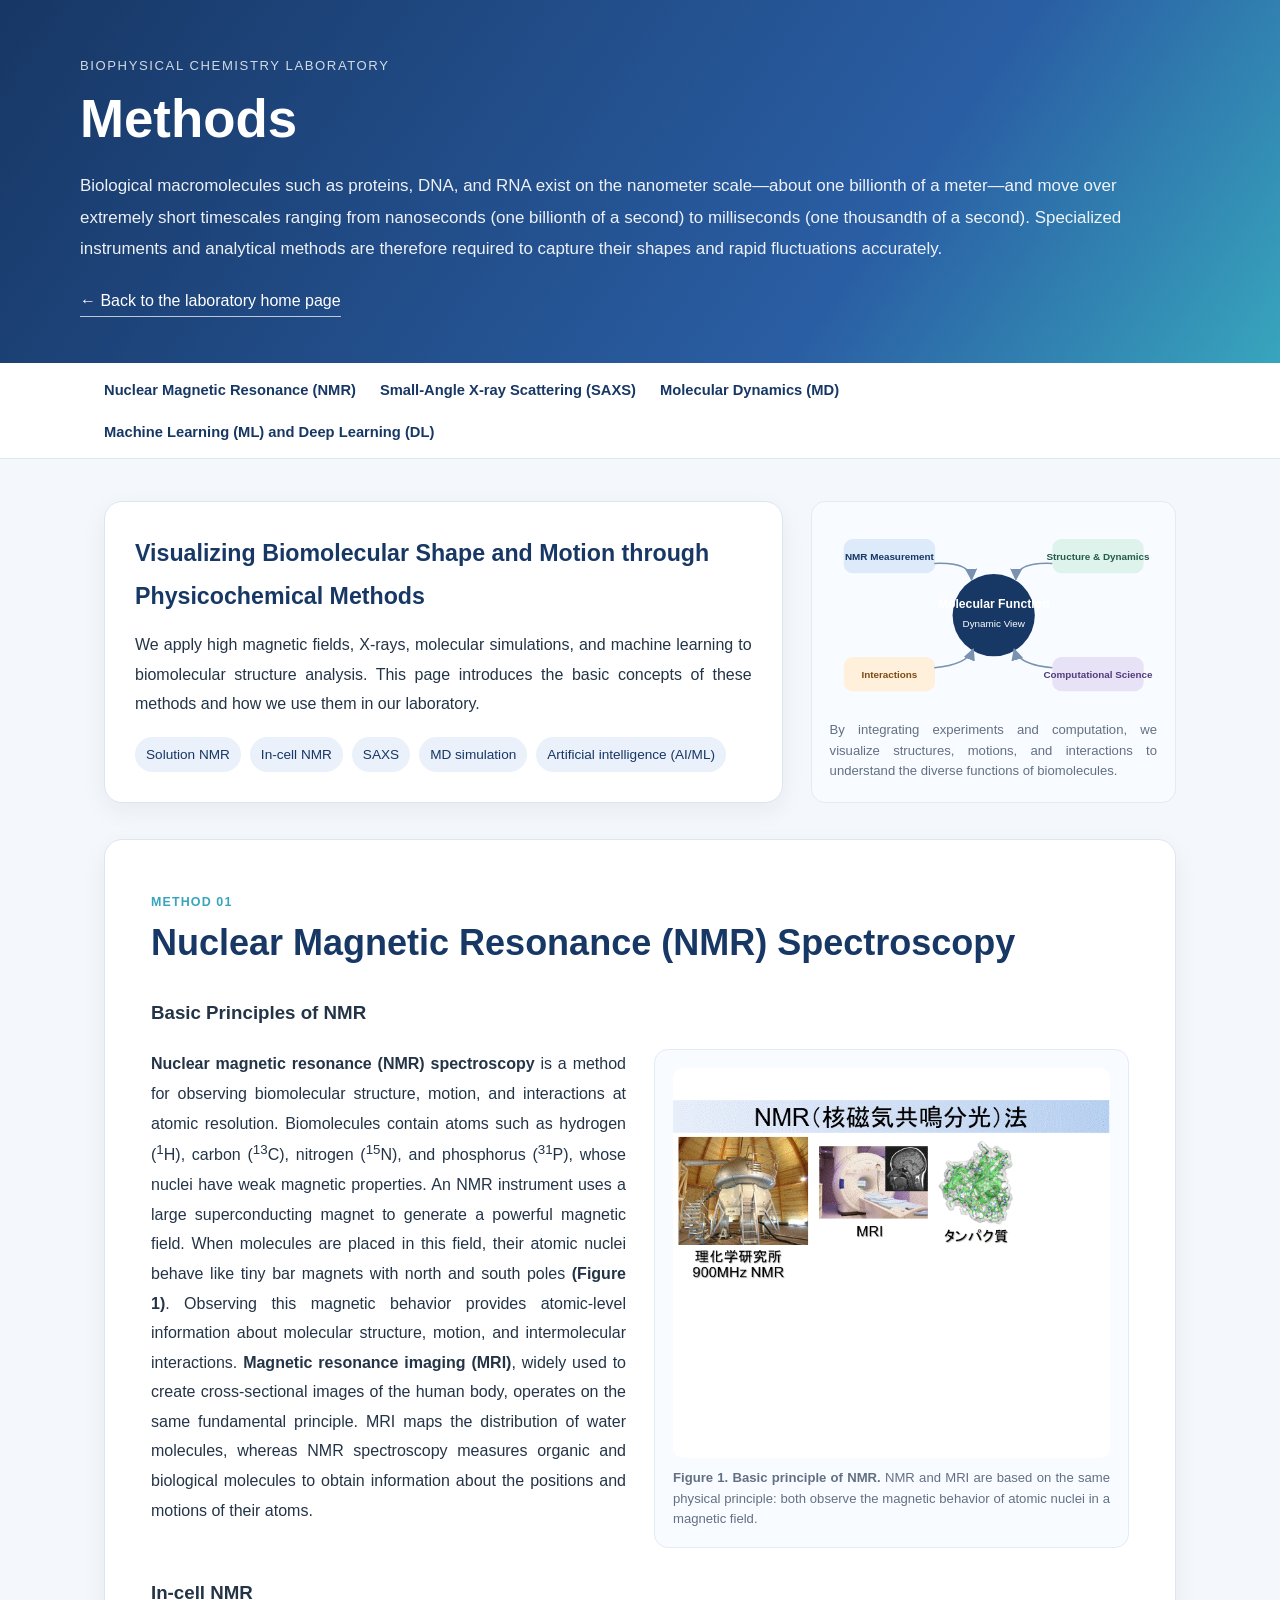
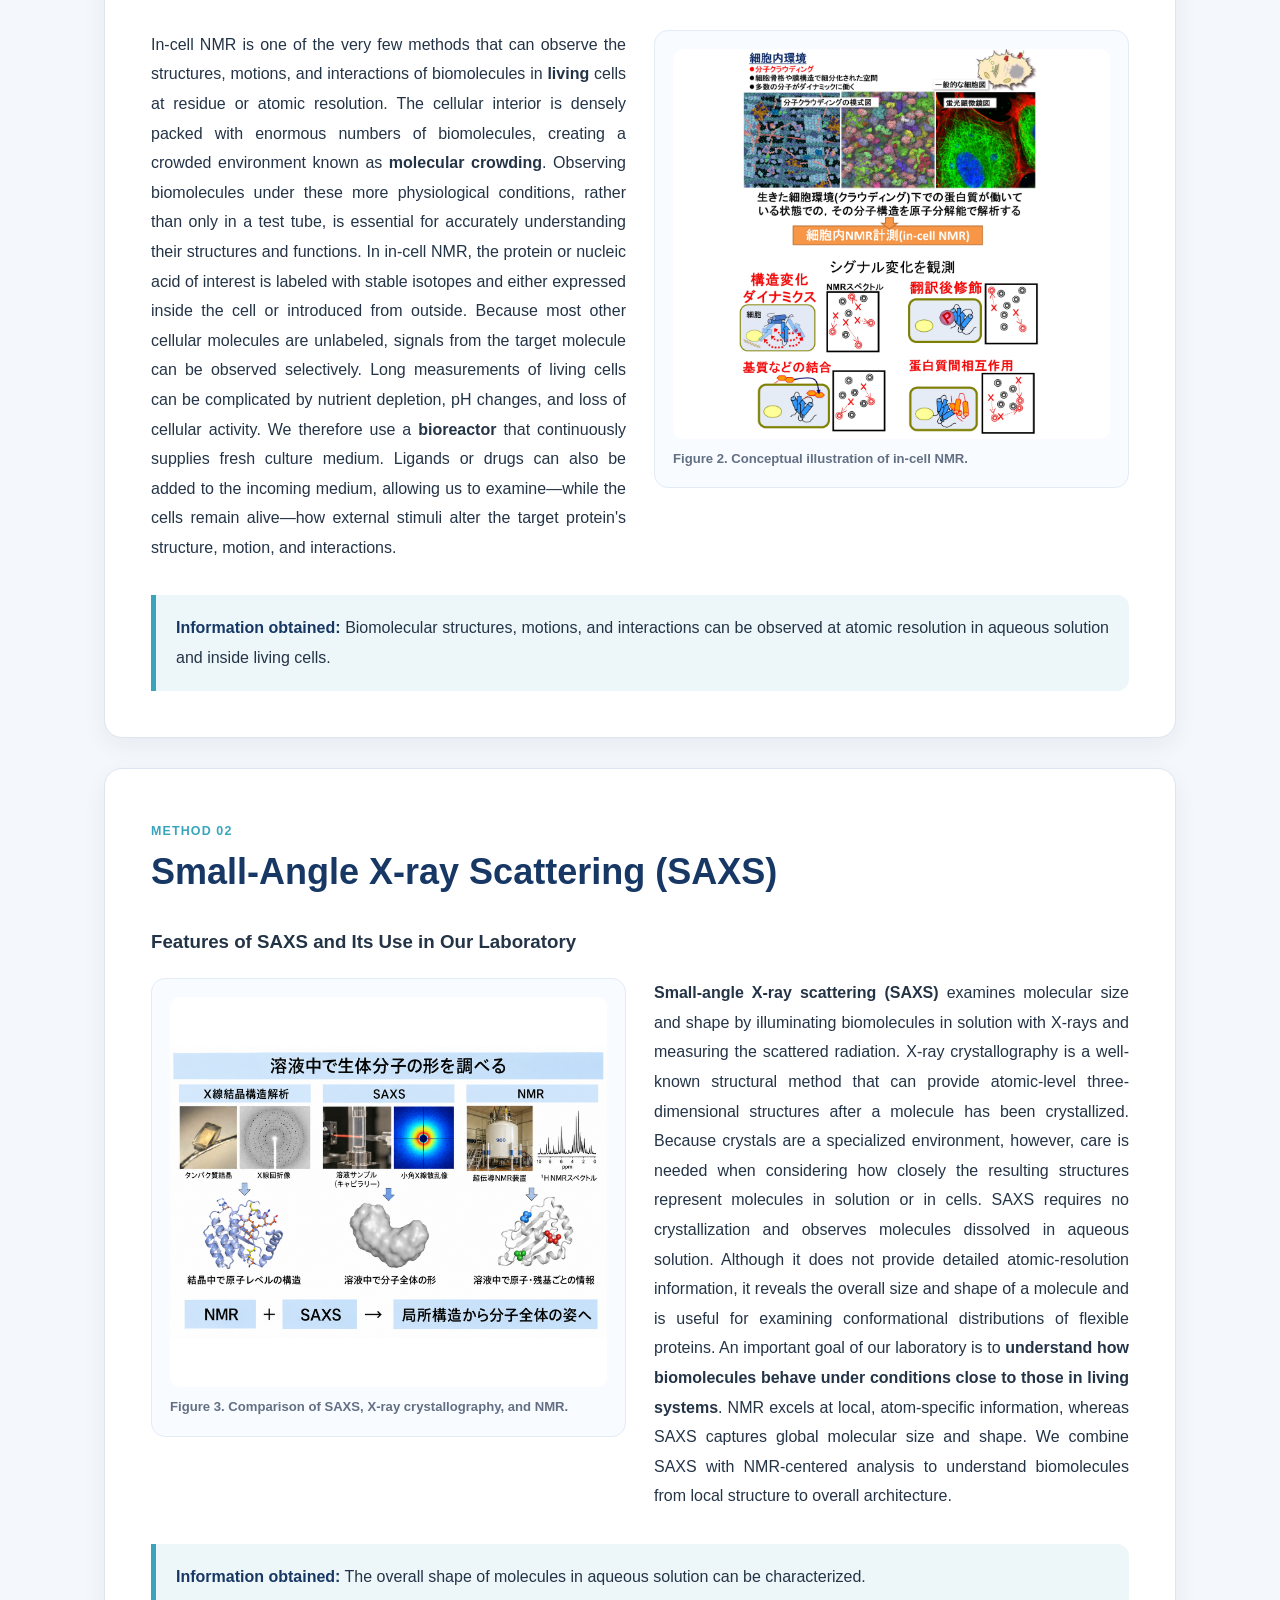
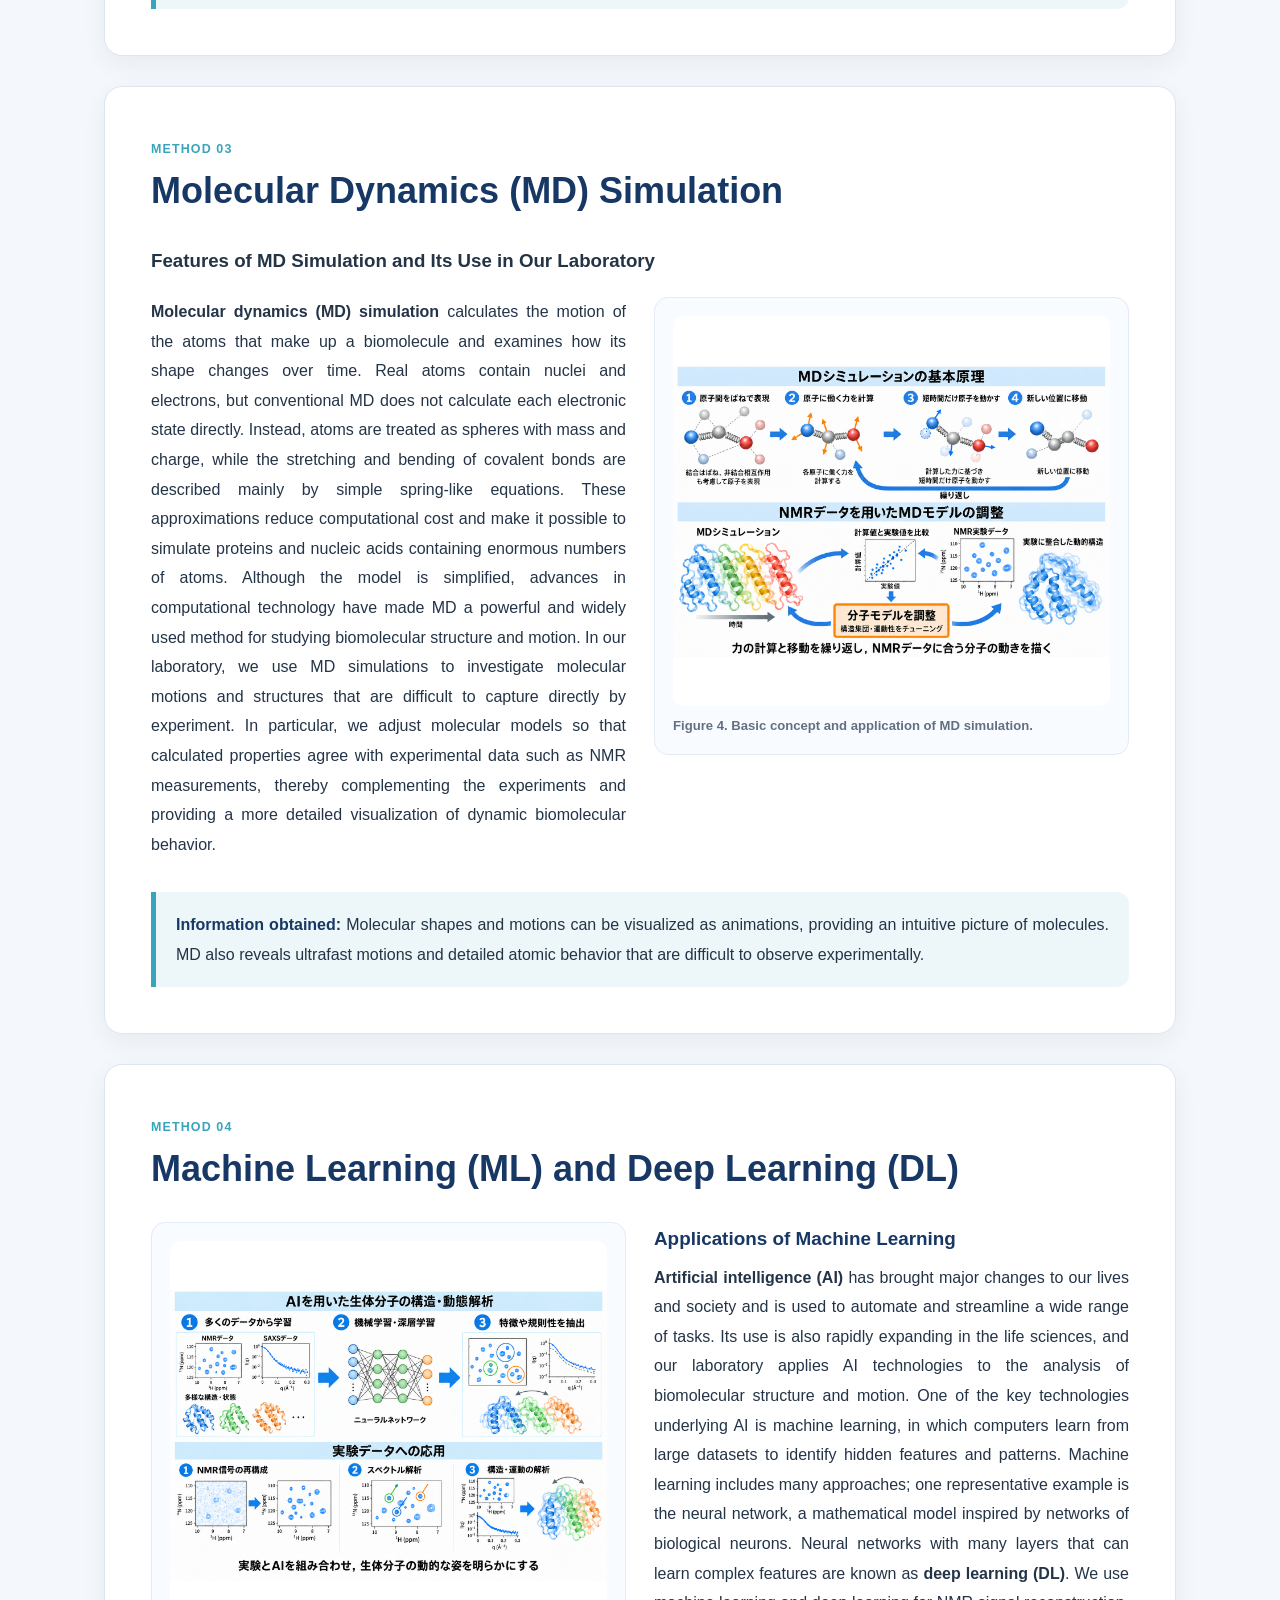
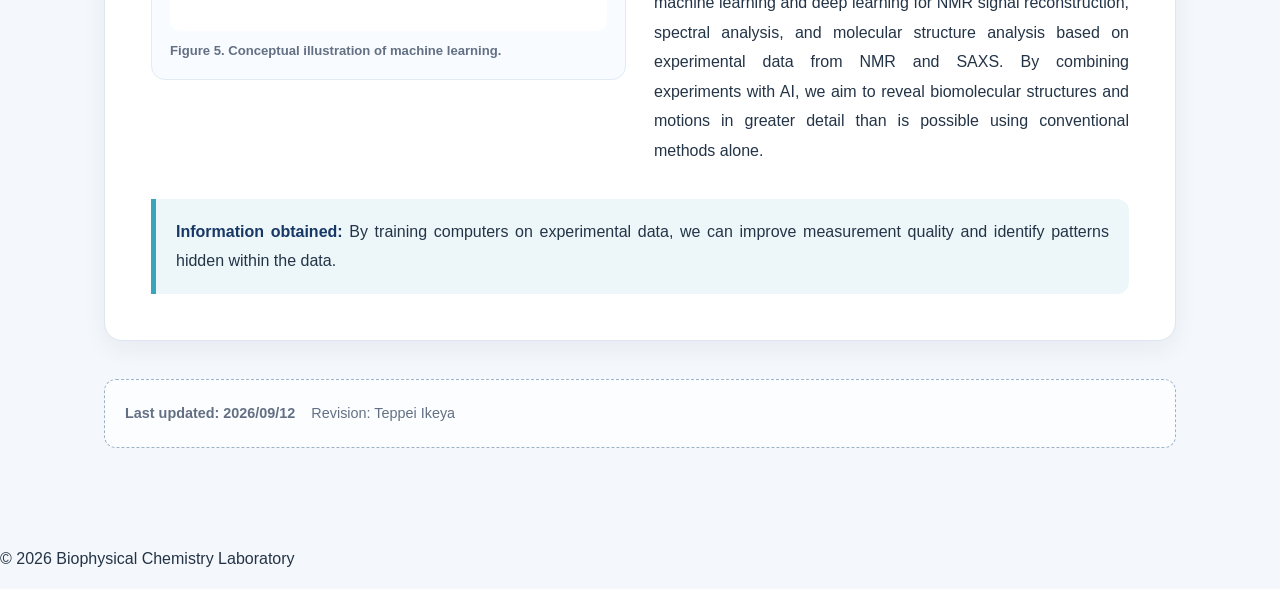
<file: methods_en.html>
<!DOCTYPE html>
<html lang="en">
<head>
  <meta charset="UTF-8">
  <meta name="viewport" content="width=device-width, initial-scale=1.0">
  <meta name="description" content="Methods used by the Biophysical Chemistry Laboratory to study biomolecular structure and dynamics, including NMR, SAXS, molecular dynamics, and machine learning.">
  <title>Methods | Biophysical Chemistry Laboratory</title>
  <link rel="icon" href="images/logo.jpg" type="image/jpg">
  <link rel="stylesheet" href="research.css">
</head>
<body>
  <header class="site-header">
    <div class="header-inner">
      <p class="eyebrow">BIOPHYSICAL CHEMISTRY LABORATORY</p>
      <h1>Methods</h1>
      <p class="lead">Biological macromolecules such as proteins, DNA, and RNA exist on the nanometer scale—about one billionth of a meter—and move over extremely short timescales ranging from nanoseconds (one billionth of a second) to milliseconds (one thousandth of a second). Specialized instruments and analytical methods are therefore required to capture their shapes and rapid fluctuations accurately.

      </p>
      <a class="top-link" href="index_en.html">← Back to the laboratory home page</a>
    </div>
  </header>

  <nav class="topic-nav" aria-label="Methods">
    <ul>
      <li><a href="#nmr">Nuclear Magnetic Resonance (NMR)</a></li>
      <li><a href="#saxs">Small-Angle X-ray Scattering (SAXS)</a></li>
      <li><a href="#md">Molecular Dynamics (MD)</a></li>
      <li><a href="#mldl">Machine Learning (ML) and Deep Learning (DL)</a></li>
    </ul>
  </nav>

  <main>
    <div class="intro-grid">
      <div class="intro-card">
        <h2><strong>Visualizing</strong> Biomolecular Shape and Motion through Physicochemical Methods</h2>
        <p>We apply high magnetic fields, X-rays, molecular simulations, and machine learning to biomolecular structure analysis. This page introduces the basic concepts of these methods and how we use them in our laboratory.</p>
        <div class="keyword-list"><span>Solution NMR</span><span>In-cell NMR</span><span>SAXS</span><span>MD simulation</span><span>Artificial intelligence (AI/ML)</span></div>
      </div>
      <figure class="figure">
        <svg viewBox="0 0 430 250" role="img" aria-label="Integrated research approach">
          <defs><marker id="arr0" markerWidth="8" markerHeight="8" refX="7" refY="4" orient="auto"><path d="M0,0 L8,4 L0,8 Z" fill="#7992af"/></marker></defs>
          <circle cx="215" cy="125" r="54" fill="#173765"/><text x="215" y="116" fill="white" text-anchor="middle" font-size="16" font-weight="bold">Molecular Function</text><text x="215" y="141" fill="white" text-anchor="middle" font-size="13">Dynamic View</text>
          <g font-size="13" font-weight="bold" text-anchor="middle"><rect x="18" y="25" width="120" height="45" rx="12" fill="#dceafa"/><text x="78" y="53" fill="#173765">NMR Measurement</text><rect x="292" y="25" width="120" height="45" rx="12" fill="#dff3ed"/><text x="352" y="53" fill="#245b49">Structure &amp; Dynamics</text><rect x="18" y="180" width="120" height="45" rx="12" fill="#fff0dc"/><text x="78" y="208" fill="#7c4a13">Interactions</text><rect x="292" y="180" width="120" height="45" rx="12" fill="#e8e2f6"/><text x="352" y="208" fill="#513d7b">Computational Science</text></g>
          <g stroke="#7992af" stroke-width="2" fill="none" marker-end="url(#arr0)"><path d="M137 57 Q185 55 186 78"/><path d="M292 57 Q245 55 244 78"/><path d="M137 194 Q180 190 188 170"/><path d="M292 194 Q248 190 242 170"/></g>
        </svg>
        <figcaption>By integrating experiments and computation, we visualize structures, motions, and interactions to understand the diverse functions of biomolecules.</figcaption>
      </figure>
    </div>

    <section id="nmr" class="research-section">
      <span class="section-label">METHOD 01</span>
      <h2>Nuclear Magnetic Resonance (NMR) Spectroscopy</h2>
      <p class="section-lead"><h3>Basic Principles of NMR</h3></p>
      <div class="two-column">
        <div class="copy">
          <!--<h3>NMR</h3>-->
          <p><strong>Nuclear magnetic resonance (NMR) spectroscopy</strong> is a method for observing biomolecular structure, motion, and interactions at atomic resolution. Biomolecules contain atoms such as hydrogen (<sup>1</sup>H), carbon (<sup>13</sup>C), nitrogen (<sup>15</sup>N), and phosphorus (<sup>31</sup>P), whose nuclei have weak magnetic properties. An NMR instrument uses a large superconducting magnet to generate a powerful magnetic field. When molecules are placed in this field, their atomic nuclei behave like tiny bar magnets with north and south poles <strong>(Figure 1)</strong>. Observing this magnetic behavior provides atomic-level information about molecular structure, motion, and intermolecular interactions. <strong>Magnetic resonance imaging (MRI)</strong>, widely used to create cross-sectional images of the human body, operates on the same fundamental principle. MRI maps the distribution of water molecules, whereas NMR spectroscopy measures organic and biological molecules to obtain information about the positions and motions of their atoms.
          </p>
        </div>
        <figure class="figure figure-fixed">
          <img
            src="images/NMR.gif"
            alt="Conceptual illustration of NMR spectroscopy"
            class="research-image"
        >
          <figcaption>
            <strong>Figure 1. Basic principle of NMR.</strong> NMR and MRI are based on the same physical principle: both observe the magnetic behavior of atomic nuclei in a magnetic field.
          </figcaption>
        </figure>

      </div>
      <p class="section-lead"><h3>In-cell NMR</h3></p>
      <div class="two-column">
        <div class="copy">
          <!--<h3>NMR</h3>-->
          <p>
            In-cell NMR is one of the very few methods that can observe the structures, motions, and interactions of biomolecules in <strong>living</strong> cells at residue or atomic resolution. The cellular interior is densely packed with enormous numbers of biomolecules, creating a crowded environment known as <strong>molecular crowding</strong>. Observing biomolecules under these more physiological conditions, rather than only in a test tube, is essential for accurately understanding their structures and functions. In in-cell NMR, the protein or nucleic acid of interest is labeled with stable isotopes and either expressed inside the cell or introduced from outside. Because most other cellular molecules are unlabeled, signals from the target molecule can be observed selectively. Long measurements of living cells can be complicated by nutrient depletion, pH changes, and loss of cellular activity. We therefore use a <strong>bioreactor</strong> that continuously supplies fresh culture medium. Ligands or drugs can also be added to the incoming medium, allowing us to examine—while the cells remain alive—how external stimuli alter the target protein's structure, motion, and interactions.
          </p>
        </div>
        <figure class="figure figure-fixed">
          <img
            src="images/incellnmr.jpg"
            alt="Conceptual illustration of in-cell NMR"
            class="research-image"
        >
          <figcaption>
            <strong>Figure 2. Conceptual illustration of in-cell NMR.</strong>
          </figcaption>
        </figure>

      </div>
      
      <div class="outcome"><strong>Information obtained:</strong> Biomolecular structures, motions, and interactions can be observed at atomic resolution in aqueous solution and inside living cells.</div>

    </section>

    <section id="saxs" class="research-section">
      <span class="section-label">METHOD 02</span>
      <h2>Small-Angle X-ray Scattering (SAXS)</h2>
      <p class="section-lead"><h3>Features of SAXS and Its Use in Our Laboratory</h3></p>
      <div class="two-column">

        <figure class="figure figure-fixed">
          <img
            src="images/SAXS.png"
            alt="SAXS"
            class="research-image"
          >
        
          <figcaption>
            <strong>Figure 3. Comparison of SAXS, X-ray crystallography, and NMR.</strong>
          </figcaption>
        </figure>

        <div class="copy">
          <p><strong>Small-angle X-ray scattering (SAXS)</strong> examines molecular size and shape by illuminating biomolecules in solution with X-rays and measuring the scattered radiation. X-ray crystallography is a well-known structural method that can provide atomic-level three-dimensional structures after a molecule has been crystallized. Because crystals are a specialized environment, however, care is needed when considering how closely the resulting structures represent molecules in solution or in cells. SAXS requires no crystallization and observes molecules dissolved in aqueous solution. Although it does not provide detailed atomic-resolution information, it reveals the overall size and shape of a molecule and is useful for examining conformational distributions of flexible proteins. An important goal of our laboratory is to <strong>understand how biomolecules behave under conditions close to those in living systems</strong>. NMR excels at local, atom-specific information, whereas SAXS captures global molecular size and shape. We combine SAXS with NMR-centered analysis to understand biomolecules from local structure to overall architecture.
            </p>
        </div>
      </div>
      <div class="outcome"><strong>Information obtained:</strong> The overall shape of molecules in aqueous solution can be characterized.</div>
    </section>

    <section id="md" class="research-section">
      <span class="section-label">METHOD 03</span>
      <h2>Molecular Dynamics (MD) Simulation</h2>
      <p class="section-lead"><h3>Features of MD Simulation and Its Use in Our Laboratory</h3></p>
      <div class="two-column">
        <div class="copy">
          <!--<h3>NMR</h3>-->
          <p><strong>Molecular dynamics (MD) simulation</strong> calculates the motion of the atoms that make up a biomolecule and examines how its shape changes over time. Real atoms contain nuclei and electrons, but conventional MD does not calculate each electronic state directly. Instead, atoms are treated as spheres with mass and charge, while the stretching and bending of covalent bonds are described mainly by simple spring-like equations. These approximations reduce computational cost and make it possible to simulate proteins and nucleic acids containing enormous numbers of atoms. Although the model is simplified, advances in computational technology have made MD a powerful and widely used method for studying biomolecular structure and motion. In our laboratory, we use MD simulations to investigate molecular motions and structures that are difficult to capture directly by experiment. In particular, we adjust molecular models so that calculated properties agree with experimental data such as NMR measurements, thereby complementing the experiments and providing a more detailed visualization of dynamic biomolecular behavior.</p>

          </p>
        </div>
        <figure class="figure figure-fixed">
          <img
            src="images/MD.png"
            alt="Conceptual illustration of molecular dynamics simulation"
            class="research-image"
        >
          <figcaption>
            <strong>Figure 4. Basic concept and application of MD simulation.</strong>
          </figcaption>
        </figure>

      </div>

      <div class="outcome"><strong>Information obtained:</strong> Molecular shapes and motions can be visualized as animations, providing an intuitive picture of molecules. MD also reveals ultrafast motions and detailed atomic behavior that are difficult to observe experimentally.</div>
    </section>

    <section id="mldl" class="research-section">
      <span class="section-label">METHOD 04</span>
      <h2>Machine Learning (ML) and Deep Learning (DL)</h2>
      <p class="section-lead"></p>
      <div class="two-column">
        <figure class="figure">
          <img
            src="images/DL.png"
            alt="Conceptual illustration of machine learning"
            class="research-image"
        >
          <figcaption>
            <strong>Figure 5. Conceptual illustration of machine learning.</strong>
          </figcaption>
        </figure>
        <div class="copy">
          <h3>Applications of Machine Learning</h3>
          <p><strong>Artificial intelligence (AI)</strong> has brought major changes to our lives and society and is used to automate and streamline a wide range of tasks. Its use is also rapidly expanding in the life sciences, and our laboratory applies AI technologies to the analysis of biomolecular structure and motion. One of the key technologies underlying AI is machine learning, in which computers learn from large datasets to identify hidden features and patterns. Machine learning includes many approaches; one representative example is the neural network, a mathematical model inspired by networks of biological neurons. Neural networks with many layers that can learn complex features are known as <strong>deep learning (DL)</strong>. We use machine learning and deep learning for NMR signal reconstruction, spectral analysis, and molecular structure analysis based on experimental data from NMR and SAXS. By combining experiments with AI, we aim to reveal biomolecular structures and motions in greater detail than is possible using conventional methods alone.</p>
        </div>
      </div>
      <div class="outcome"><strong>Information obtained:</strong> By training computers on experimental data, we can improve measurement quality and identify patterns hidden within the data.</div>
    </section>

    
    <aside class="edit-note"><strong>Last updated: 2026/09/12</strong> &nbsp;&nbsp; Revision: Teppei Ikeya</aside>
    
  </main>

  <footer><p>© 2026 Biophysical Chemistry Laboratory</p></footer>
</body>
</html>
</file>
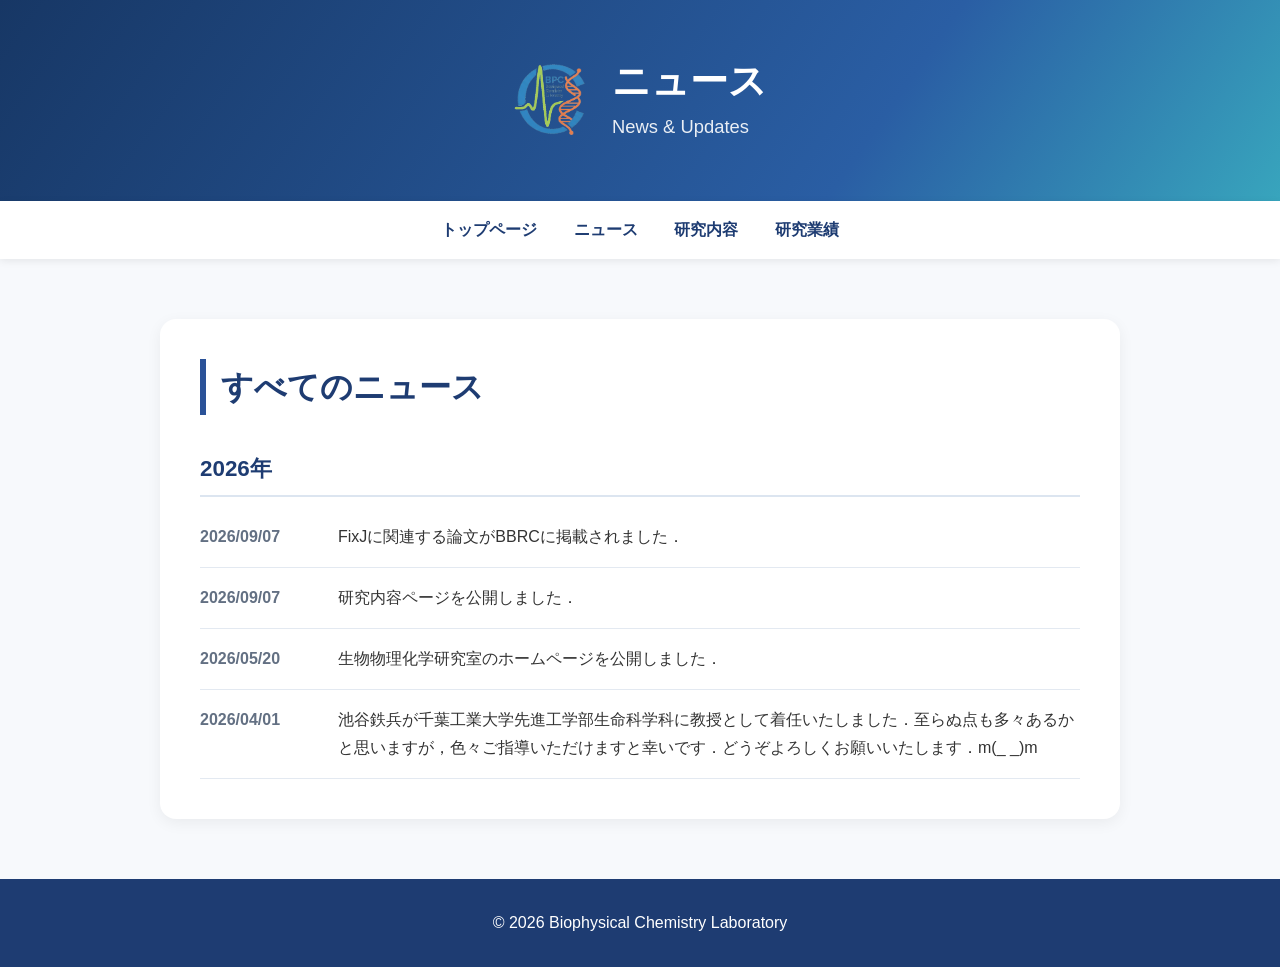
<file: news.html>
<!DOCTYPE html>
<html lang="ja">
<head>
  <meta charset="UTF-8">
  <meta name="viewport" content="width=device-width, initial-scale=1.0">
  <title>ニュース | Biophysical Chemistry Laboratory</title>
  <link rel="icon" type="image/jpeg" href="images/logo.jpg">
  <style>
    * { margin: 0; padding: 0; box-sizing: border-box; }
    body {
      font-family: "Helvetica Neue", Arial, sans-serif;
      line-height: 1.75;
      color: #333;
      background: #f7f9fc;
    }
    header {
      padding: 58px 20px;
      color: #fff;
      background: linear-gradient(125deg, #173765 0%, #2a5ea4 68%, #38a5bd 100%);
    }
    .header-content {
      display: flex;
      align-items: center;
      justify-content: center;
      gap: 24px;
      max-width: 1000px;
      margin: 0 auto;
    }
    .lab-logo { width: 75px; height: 75px; object-fit: contain; }
    h1 { font-size: 2.35rem; line-height: 1.25; }
    .subtitle { margin-top: 6px; font-size: 1.15rem; opacity: .9; }
    nav {
      position: sticky;
      top: 0;
      z-index: 100;
      padding: 15px 20px;
      text-align: center;
      background: #fff;
      box-shadow: 0 2px 8px rgba(0,0,0,.08);
    }
    nav a {
      margin: 0 16px;
      color: #1e3c72;
      font-weight: bold;
      text-decoration: none;
    }
    nav a:hover { color: #2a5298; }
    main { max-width: 1000px; margin: 60px auto; padding: 0 20px; }
    .section-box {
      padding: 40px;
      background: #fff;
      border-radius: 16px;
      box-shadow: 0 4px 15px rgba(0,0,0,.06);
    }
    h2 {
      margin-bottom: 30px;
      padding-left: 15px;
      border-left: 6px solid #2a5298;
      color: #1e3c72;
      font-size: 2rem;
    }
    .news-year {
      margin: 34px 0 10px;
      padding-bottom: 7px;
      border-bottom: 2px solid #dce5f0;
      color: #1e3c72;
      font-size: 1.4rem;
    }
    .news-list { list-style: none; }
    .news-list li {
      display: grid;
      grid-template-columns: 7.5em minmax(0, 1fr);
      gap: 18px;
      padding: 16px 0;
      border-bottom: 1px solid #e3e9f1;
    }
    .news-date { color: #637083; font-weight: bold; }
    footer {
      margin-top: 60px;
      padding: 30px 20px;
      color: #fff;
      text-align: center;
      background: #1e3c72;
    }
    @media (max-width: 600px) {
      .header-content { flex-direction: column; text-align: center; }
      h1 { font-size: 1.8rem; }
      .section-box { padding: 28px 20px; }
      nav a { display: inline-block; margin: 4px 9px; }
      .news-list li { grid-template-columns: 1fr; gap: 2px; }
    }
  </style>
</head>
<body>
  <header>
    <div class="header-content">
      <img class="lab-logo" src="images/logo4-2.png" alt="生物物理化学研究室ロゴ">
      <div>
        <h1>ニュース</h1>
        <p class="subtitle">News &amp; Updates</p>
      </div>
    </div>
  </header>

  <nav aria-label="ページナビゲーション">
    <a href="index.html">トップページ</a>
    <a href="news.html">ニュース</a>
    <a href="research.html">研究内容</a>
    <a href="publications.html">研究業績</a>
  </nav>

  <main>
    <section class="section-box">
      <h2>すべてのニュース</h2>

      <h3 class="news-year">2026年</h3>
      <ul class="news-list">
        <li><time class="news-date" datetime="2026-09-07">2026/09/07</time><span>FixJに関連する論文がBBRCに掲載されました．</span></li>
        <li><time class="news-date" datetime="2026-09-07">2026/09/07</time><span>研究内容ページを公開しました．</span></li>
        <li><time class="news-date" datetime="2026-05-20">2026/05/20</time><span>生物物理化学研究室のホームページを公開しました．</span></li>
        <li><time class="news-date" datetime="2026-04-01">2026/04/01</time><span>池谷鉄兵が千葉工業大学先進工学部生命科学科に教授として着任いたしました．至らぬ点も多々あるかと思いますが，色々ご指導いただけますと幸いです．どうぞよろしくお願いいたします．m(_ _)m</span></li>
      </ul>
    </section>
  </main>

  <footer><p>© 2026 Biophysical Chemistry Laboratory</p></footer>
</body>
</html>
</file>
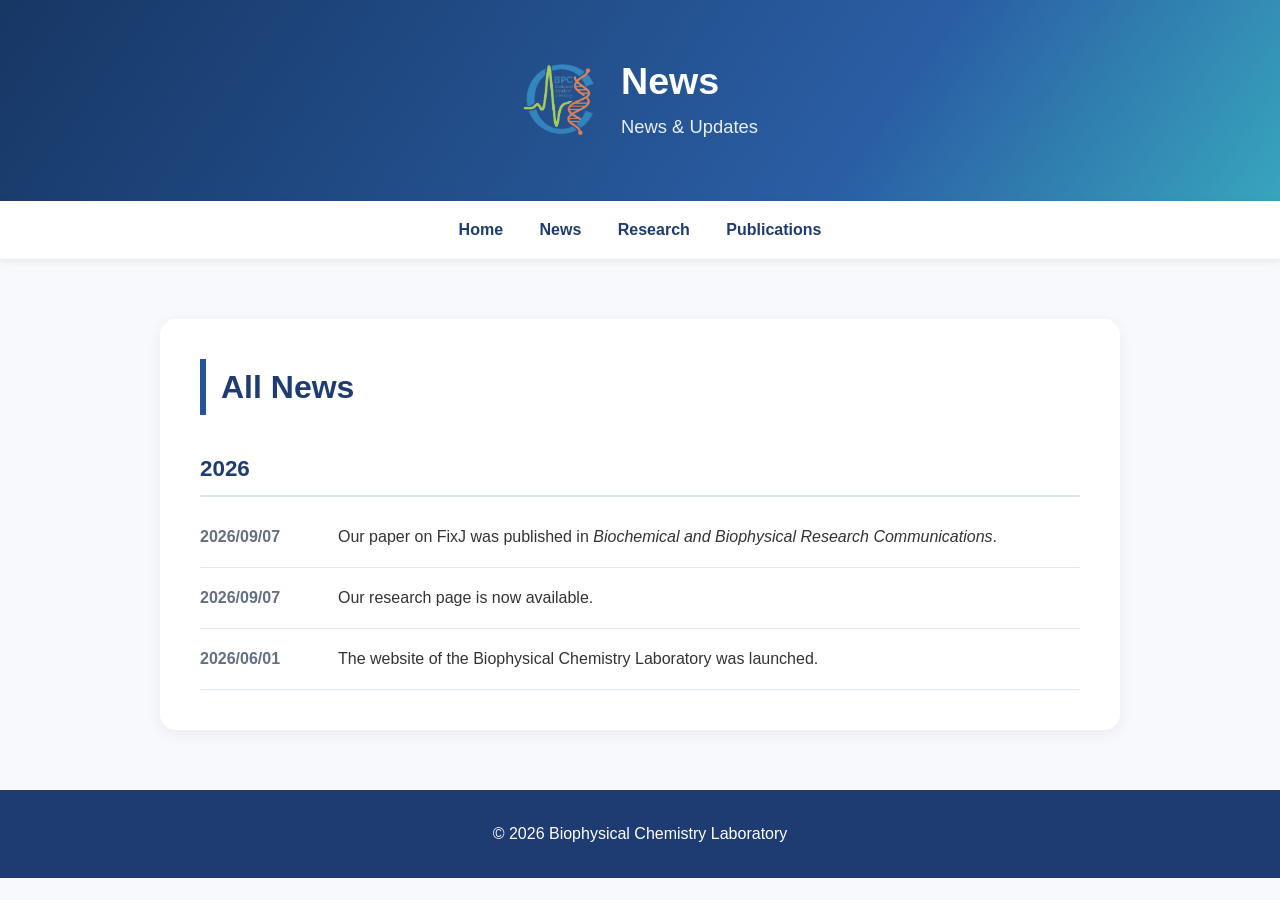
<file: news_en.html>
<!DOCTYPE html>
<html lang="en">
<head>
  <meta charset="UTF-8">
  <meta name="viewport" content="width=device-width, initial-scale=1.0">
  <title>News | Biophysical Chemistry Laboratory</title>
  <link rel="icon" type="image/jpeg" href="images/logo.jpg">
  <style>
    * { margin: 0; padding: 0; box-sizing: border-box; }
    body {
      font-family: "Helvetica Neue", Arial, sans-serif;
      line-height: 1.75;
      color: #333;
      background: #f7f9fc;
    }
    header {
      padding: 58px 20px;
      color: #fff;
      background: linear-gradient(125deg, #173765 0%, #2a5ea4 68%, #38a5bd 100%);
    }
    .header-content {
      display: flex;
      align-items: center;
      justify-content: center;
      gap: 24px;
      max-width: 1000px;
      margin: 0 auto;
    }
    .lab-logo { width: 75px; height: 75px; object-fit: contain; }
    h1 { font-size: 2.35rem; line-height: 1.25; }
    .subtitle { margin-top: 6px; font-size: 1.15rem; opacity: .9; }
    nav {
      position: sticky;
      top: 0;
      z-index: 100;
      padding: 15px 20px;
      text-align: center;
      background: #fff;
      box-shadow: 0 2px 8px rgba(0,0,0,.08);
    }
    nav a {
      margin: 0 16px;
      color: #1e3c72;
      font-weight: bold;
      text-decoration: none;
    }
    nav a:hover { color: #2a5298; }
    main { max-width: 1000px; margin: 60px auto; padding: 0 20px; }
    .section-box {
      padding: 40px;
      background: #fff;
      border-radius: 16px;
      box-shadow: 0 4px 15px rgba(0,0,0,.06);
    }
    h2 {
      margin-bottom: 30px;
      padding-left: 15px;
      border-left: 6px solid #2a5298;
      color: #1e3c72;
      font-size: 2rem;
    }
    .news-year {
      margin: 34px 0 10px;
      padding-bottom: 7px;
      border-bottom: 2px solid #dce5f0;
      color: #1e3c72;
      font-size: 1.4rem;
    }
    .news-list { list-style: none; }
    .news-list li {
      display: grid;
      grid-template-columns: 7.5em minmax(0, 1fr);
      gap: 18px;
      padding: 16px 0;
      border-bottom: 1px solid #e3e9f1;
    }
    .news-date { color: #637083; font-weight: bold; }
    footer {
      margin-top: 60px;
      padding: 30px 20px;
      color: #fff;
      text-align: center;
      background: #1e3c72;
    }
    @media (max-width: 600px) {
      .header-content { flex-direction: column; text-align: center; }
      h1 { font-size: 1.8rem; }
      .section-box { padding: 28px 20px; }
      nav a { display: inline-block; margin: 4px 9px; }
      .news-list li { grid-template-columns: 1fr; gap: 2px; }
    }
  </style>
</head>
<body>
  <header>
    <div class="header-content">
      <img class="lab-logo" src="images/logo4-2.png" alt="Biophysical Chemistry Laboratory logo">
      <div>
        <h1>News</h1>
        <p class="subtitle">News &amp; Updates</p>
      </div>
    </div>
  </header>

  <nav aria-label="Page navigation">
    <a href="index_en.html">Home</a>
    <a href="news_en.html">News</a>
    <a href="research_en.html">Research</a>
    <a href="publications_en.html">Publications</a>
  </nav>

  <main>
    <section class="section-box">
      <h2>All News</h2>

      <h3 class="news-year">2026</h3>
      <ul class="news-list">
        <li><time class="news-date" datetime="2026-09-07">2026/09/07</time><span>Our paper on FixJ was published in <em>Biochemical and Biophysical Research Communications</em>.</span></li>
        <li><time class="news-date" datetime="2026-09-07">2026/09/07</time><span>Our research page is now available.</span></li>
        <li><time class="news-date" datetime="2026-06-01">2026/06/01</time><span>The website of the Biophysical Chemistry Laboratory was launched.</span></li>
      </ul>
    </section>
  </main>

  <footer><p>© 2026 Biophysical Chemistry Laboratory</p></footer>
</body>
</html>
</file>
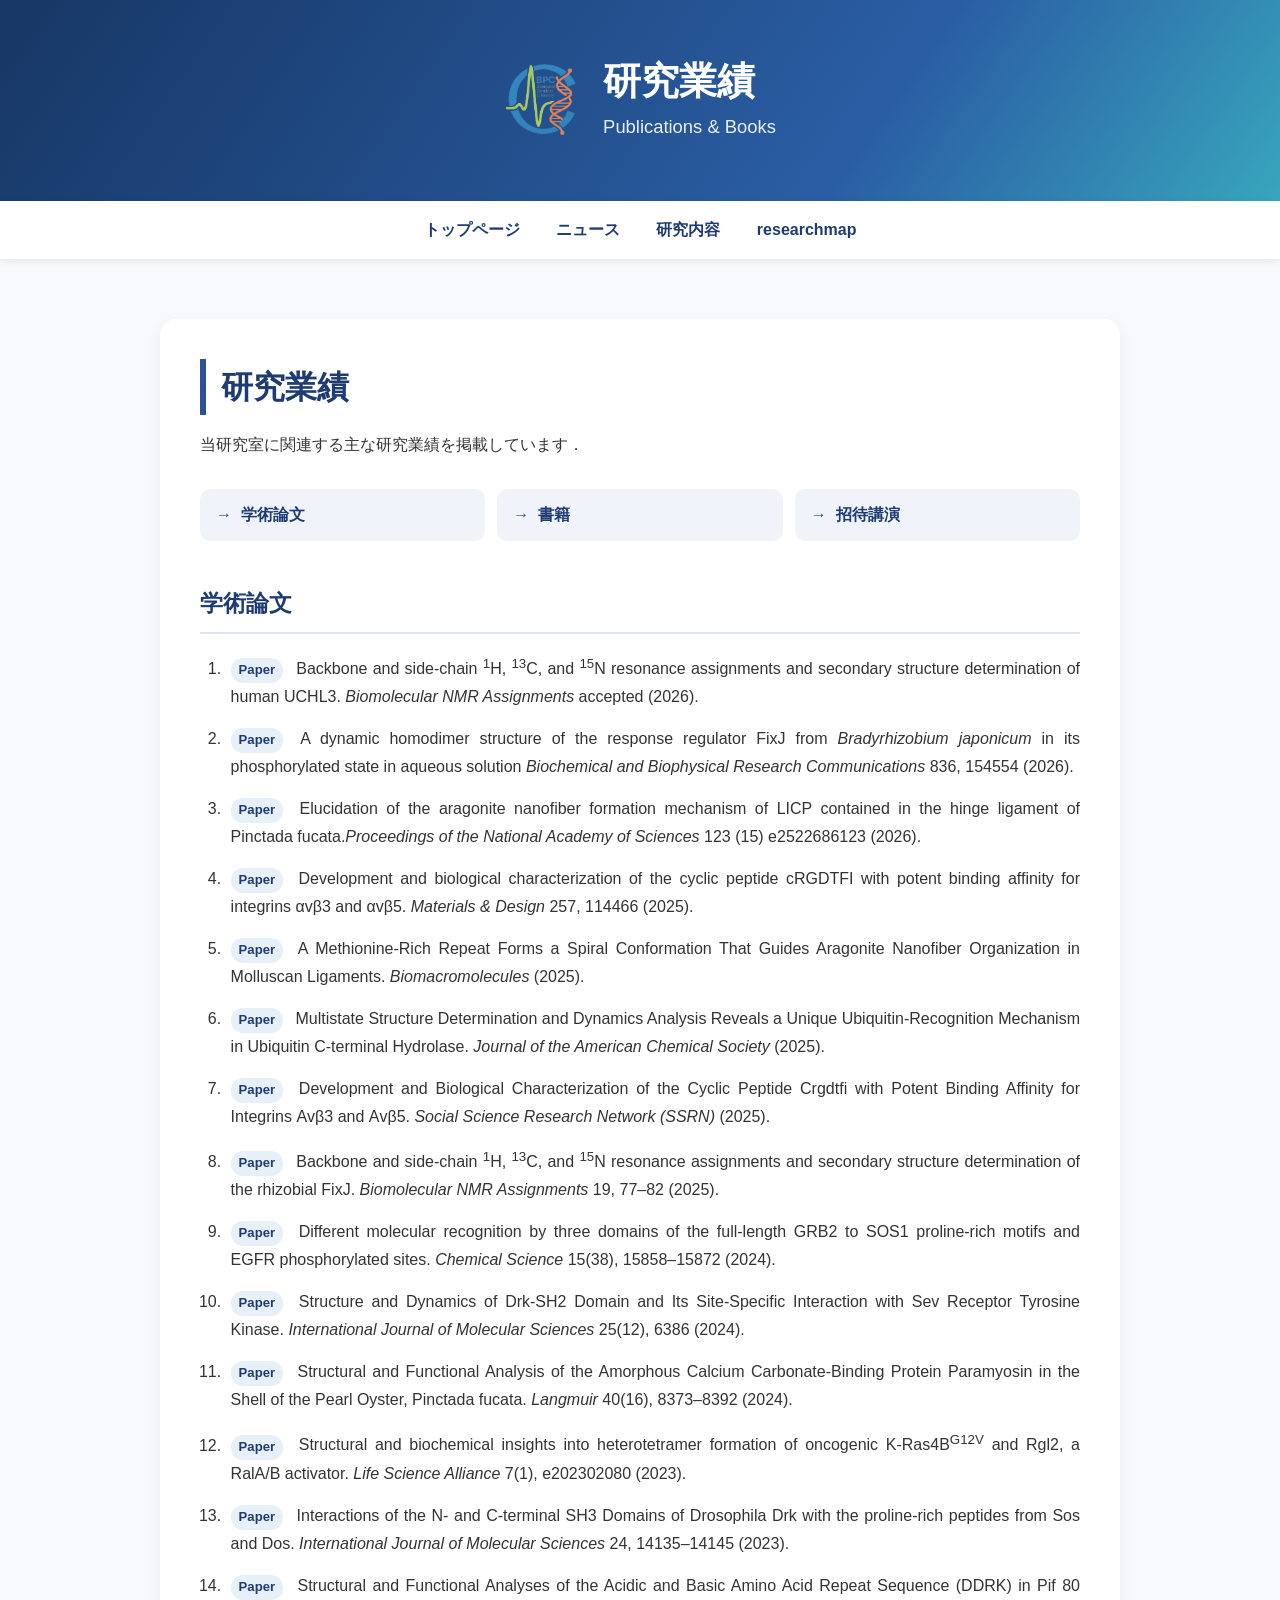
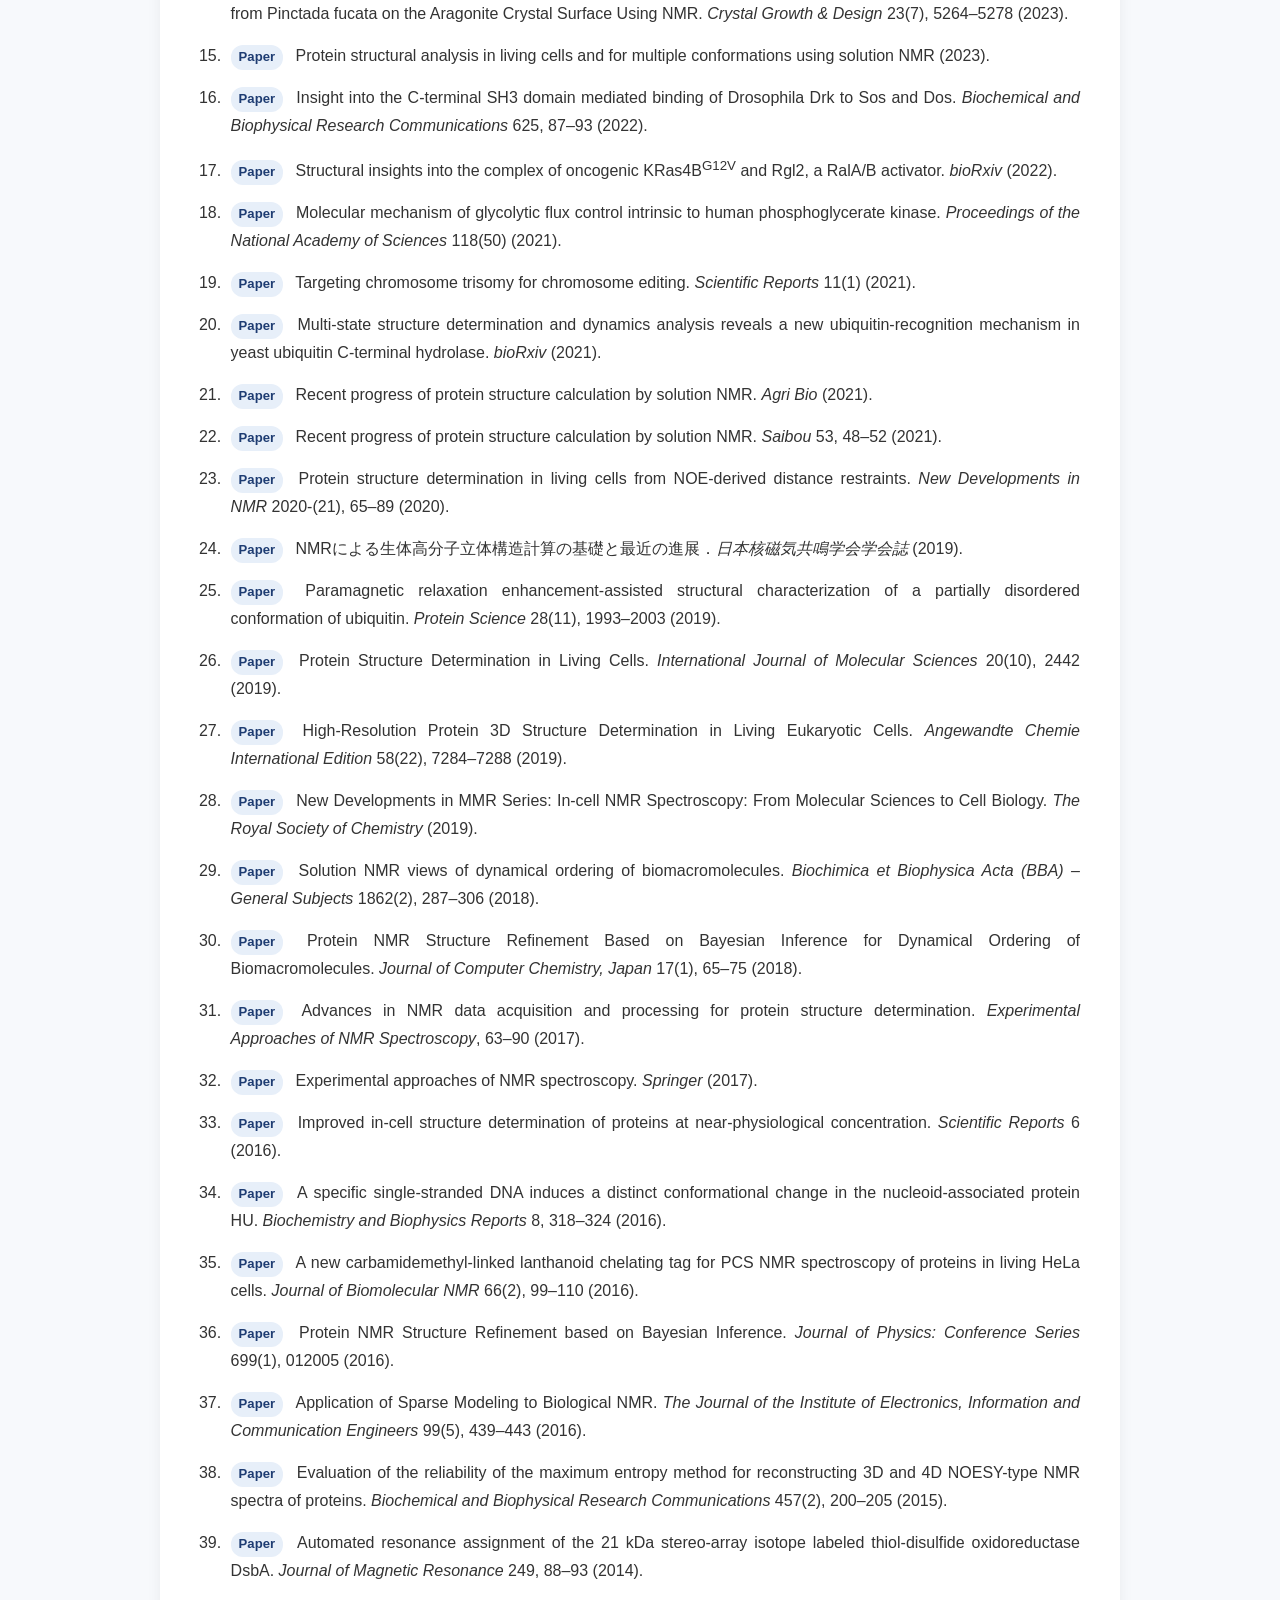
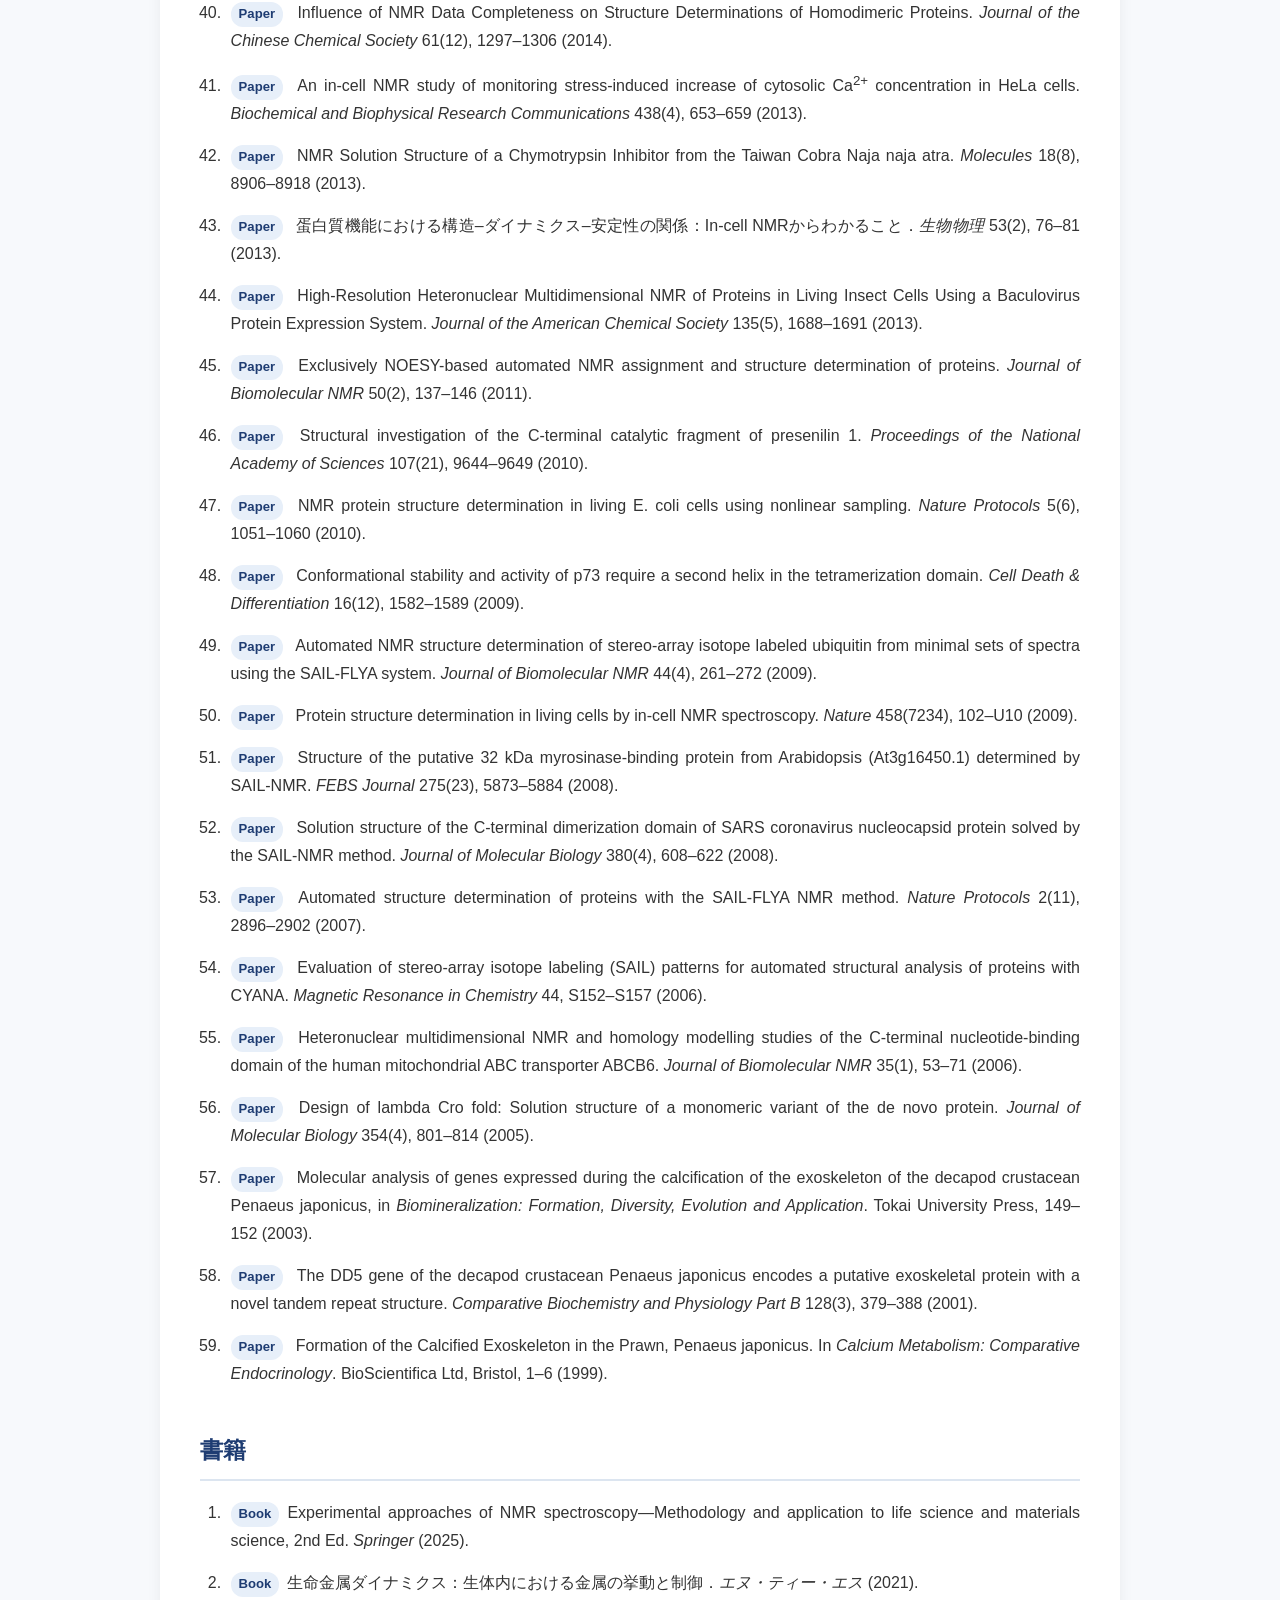
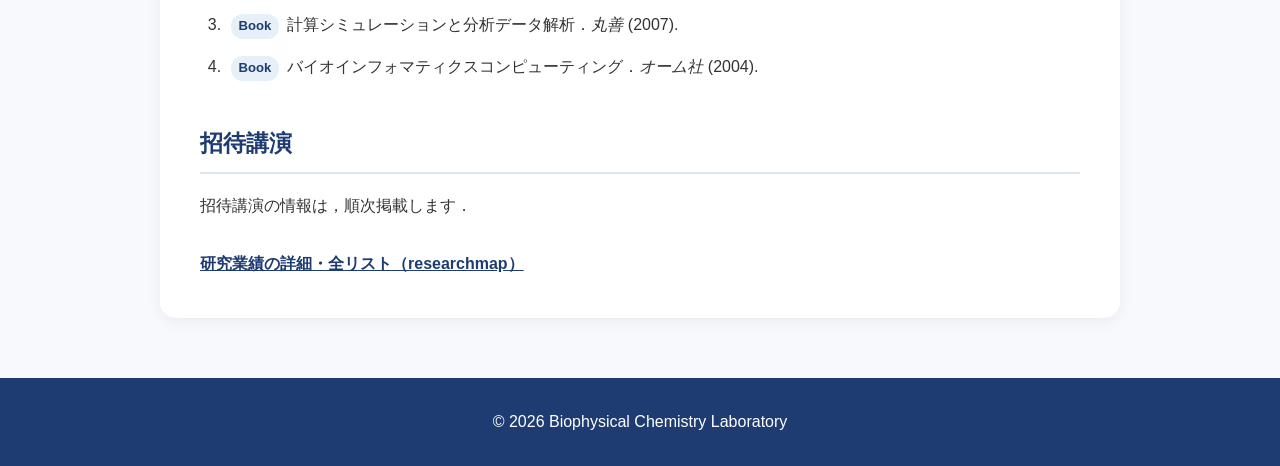
<file: publications.html>
<!DOCTYPE html>
<html lang="ja">
<head>
  <meta charset="UTF-8">
  <meta name="viewport" content="width=device-width, initial-scale=1.0">
  <title>研究業績 | Biophysical Chemistry Laboratory</title>
  <link rel="icon" type="image/jpeg" href="images/logo.jpg">
  <style>
    * { margin: 0; padding: 0; box-sizing: border-box; }
    body {
      font-family: "Helvetica Neue", Arial, sans-serif;
      line-height: 1.75;
      color: #333;
      background: #f7f9fc;
    }
    header {
      background: linear-gradient(125deg, #173765 0%, #2a5ea4 68%, #38a5bd 100%);
      color: #fff;
      padding: 58px 20px;
    }
    .header-content {
      display: flex;
      align-items: center;
      justify-content: center;
      gap: 24px;
      max-width: 1000px;
      margin: 0 auto;
    }
    .lab-logo { width: 75px; height: 75px; object-fit: contain; }
    h1 { font-size: 2.35rem; line-height: 1.25; }
    .subtitle { margin-top: 6px; font-size: 1.15rem; opacity: .9; }
    nav {
      position: sticky;
      top: 0;
      z-index: 100;
      padding: 15px 20px;
      text-align: center;
      background: #fff;
      box-shadow: 0 2px 8px rgba(0,0,0,.08);
    }
    nav a {
      margin: 0 16px;
      color: #1e3c72;
      font-weight: bold;
      text-decoration: none;
    }
    nav a:hover { color: #2a5298; }
    main { max-width: 1000px; margin: 60px auto; padding: 0 20px; }
    .section-box {
      padding: 40px;
      background: #fff;
      border-radius: 16px;
      box-shadow: 0 4px 15px rgba(0,0,0,.06);
    }
    h2 {
      margin-bottom: 16px;
      padding-left: 15px;
      border-left: 6px solid #2a5298;
      color: #1e3c72;
      font-size: 2rem;
    }
    .intro { margin-bottom: 30px; }
    .category-nav {
      display: grid;
      grid-template-columns: repeat(auto-fit, minmax(180px, 1fr));
      gap: 12px;
      margin: 24px 0 42px;
      list-style: none;
    }
    .category-nav a {
      display: block;
      padding: 12px 16px;
      border-radius: 10px;
      color: #1e3c72;
      background: #f0f4fa;
      font-weight: bold;
      text-decoration: none;
    }
    .category-nav a::before { content: "→"; margin-right: 9px; color: #2a5298; }
    .category-nav a:hover { background: #e3ebf7; }
    .achievement-group {
      scroll-margin-top: 80px;
      margin-top: 42px;
    }
    .achievement-group h3 {
      margin-bottom: 18px;
      padding-bottom: 8px;
      border-bottom: 2px solid #dce5f0;
      color: #1e3c72;
      font-size: 1.45rem;
    }
    .publications { padding-left: 1.6em; text-align: justify; text-justify: inter-word; }
    .publications li { margin-bottom: 14px; padding-left: 5px; }
    .pub-type {
      display: inline-block;
      margin-right: 8px;
      padding: 1px 8px;
      border-radius: 12px;
      color: #1e3c72;
      background: #e7eff9;
      font-size: .82rem;
      font-weight: bold;
    }
    .external-link { margin-top: 30px; }
    .external-link a { color: #1e3c72; font-weight: bold; }
    footer {
      margin-top: 60px;
      padding: 30px 20px;
      color: #fff;
      text-align: center;
      background: #1e3c72;
    }
    @media (max-width: 600px) {
      .header-content { flex-direction: column; text-align: center; }
      h1 { font-size: 1.8rem; }
      .section-box { padding: 28px 20px; }
      nav a { display: inline-block; margin: 4px 9px; }
    }
  </style>
</head>
<body>
  <header>
    <div class="header-content">
      <img class="lab-logo" src="images/logo4-2.png" alt="生物物理化学研究室ロゴ">
      <div>
        <h1>研究業績</h1>
        <p class="subtitle">Publications &amp; Books</p>
      </div>
    </div>
  </header>

  <nav aria-label="ページ内ナビゲーション">
    <a href="index.html">トップページ</a>
    <a href="news.html">ニュース</a>
    <a href="research.html">研究内容</a>
    <a href="https://researchmap.jp/teppei-ikeya" target="_blank" rel="noopener">researchmap</a>
  </nav>

  <main>
    <section class="section-box">
      <h2>研究業績</h2>
      <p class="intro">当研究室に関連する主な研究業績を掲載しています．</p>

      <ul class="category-nav">
        <li><a href="#papers">学術論文</a></li>
        <li><a href="#books">書籍</a></li>
        <li><a href="#invited-talks">招待講演</a></li>
      </ul>

      <div id="papers" class="achievement-group">
        <h3>学術論文</h3>
        <ol class="publications">
        <li><span class="pub-type">Paper</span> Backbone and side‑chain <sup>1</sup>H, <sup>13</sup>C, and <sup>15</sup>N resonance assignments and secondary structure determination of human UCHL3. <em>Biomolecular NMR Assignments</em> accepted (2026).</li>
        <li><span class="pub-type">Paper</span> A dynamic homodimer structure of the response regulator FixJ from <i>Bradyrhizobium japonicum</i> in its phosphorylated state in aqueous solution <em>Biochemical and Biophysical Research Communications</em> 836, 154554 (2026).</li>
        <li><span class="pub-type">Paper</span> Elucidation of the aragonite nanofiber formation mechanism of LICP contained in the hinge ligament of <i></i>Pinctada fucata</i>.<em>Proceedings of the National Academy of Sciences</em> 123 (15) e2522686123 (2026).</li>
        <li><span class="pub-type">Paper</span> Development and biological characterization of the cyclic peptide cRGDTFI with potent binding affinity for integrins αvβ3 and αvβ5. <em>Materials &amp; Design</em> 257, 114466 (2025).</li>
        <li><span class="pub-type">Paper</span> A Methionine-Rich Repeat Forms a Spiral Conformation That Guides Aragonite Nanofiber Organization in Molluscan Ligaments. <em>Biomacromolecules</em> (2025).</li>
        <li><span class="pub-type">Paper</span> Multistate Structure Determination and Dynamics Analysis Reveals a Unique Ubiquitin-Recognition Mechanism in Ubiquitin C-terminal Hydrolase. <em>Journal of the American Chemical Society</em> (2025).</li>
        <li><span class="pub-type">Paper</span> Development and Biological Characterization of the Cyclic Peptide Crgdtfi with Potent Binding Affinity for Integrins Αvβ3 and Αvβ5. <em>Social Science Research Network (SSRN)</em> (2025).</li>
        <li><span class="pub-type">Paper</span> Backbone and side-chain <sup>1</sup>H, <sup>13</sup>C, and <sup>15</sup>N resonance assignments and secondary structure determination of the rhizobial FixJ. <em>Biomolecular NMR Assignments</em> 19, 77–82 (2025).</li>
        <li><span class="pub-type">Paper</span> Different molecular recognition by three domains of the full-length GRB2 to SOS1 proline-rich motifs and EGFR phosphorylated sites. <em>Chemical Science</em> 15(38), 15858–15872 (2024).</li>
        <li><span class="pub-type">Paper</span> Structure and Dynamics of Drk-SH2 Domain and Its Site-Specific Interaction with Sev Receptor Tyrosine Kinase. <em>International Journal of Molecular Sciences</em> 25(12), 6386 (2024).</li>
        <li><span class="pub-type">Paper</span> Structural and Functional Analysis of the Amorphous Calcium Carbonate-Binding Protein Paramyosin in the Shell of the Pearl Oyster, Pinctada fucata. <em>Langmuir</em> 40(16), 8373–8392 (2024).</li>
        <li><span class="pub-type">Paper</span> Structural and biochemical insights into heterotetramer formation of oncogenic K-Ras4B<sup>G12V</sup> and Rgl2, a RalA/B activator. <em>Life Science Alliance</em> 7(1), e202302080 (2023).</li>
        <li><span class="pub-type">Paper</span> Interactions of the N- and C-terminal SH3 Domains of Drosophila Drk with the proline-rich peptides from Sos and Dos. <em>International Journal of Molecular Sciences</em> 24, 14135–14145 (2023).</li>
        <li><span class="pub-type">Paper</span> Structural and Functional Analyses of the Acidic and Basic Amino Acid Repeat Sequence (DDRK) in Pif 80 from Pinctada fucata on the Aragonite Crystal Surface Using NMR. <em>Crystal Growth &amp; Design</em> 23(7), 5264–5278 (2023).</li>
        <li><span class="pub-type">Paper</span> Protein structural analysis in living cells and for multiple conformations using solution NMR (2023).</li>
        <li><span class="pub-type">Paper</span> Insight into the C-terminal SH3 domain mediated binding of Drosophila Drk to Sos and Dos. <em>Biochemical and Biophysical Research Communications</em> 625, 87–93 (2022).</li>
        <li><span class="pub-type">Paper</span> Structural insights into the complex of oncogenic KRas4B<sup>G12V</sup> and Rgl2, a RalA/B activator. <em>bioRxiv</em> (2022).</li>
        <li><span class="pub-type">Paper</span> Molecular mechanism of glycolytic flux control intrinsic to human phosphoglycerate kinase. <em>Proceedings of the National Academy of Sciences</em> 118(50) (2021).</li>
        <li><span class="pub-type">Paper</span> Targeting chromosome trisomy for chromosome editing. <em>Scientific Reports</em> 11(1) (2021).</li>
        <li><span class="pub-type">Paper</span> Multi-state structure determination and dynamics analysis reveals a new ubiquitin-recognition mechanism in yeast ubiquitin C-terminal hydrolase. <em>bioRxiv</em> (2021).</li>
        <li><span class="pub-type">Paper</span> Recent progress of protein structure calculation by solution NMR. <em>Agri Bio</em> (2021).</li>
        <li><span class="pub-type">Paper</span> Recent progress of protein structure calculation by solution NMR. <em>Saibou</em> 53, 48–52 (2021).</li>
        <li><span class="pub-type">Paper</span> Protein structure determination in living cells from NOE-derived distance restraints. <em>New Developments in NMR</em> 2020-(21), 65–89 (2020).</li>
        <li><span class="pub-type">Paper</span> NMRによる生体高分子立体構造計算の基礎と最近の進展．<em>日本核磁気共鳴学会学会誌</em> (2019).</li>
        <li><span class="pub-type">Paper</span> Paramagnetic relaxation enhancement-assisted structural characterization of a partially disordered conformation of ubiquitin. <em>Protein Science</em> 28(11), 1993–2003 (2019).</li>
        <li><span class="pub-type">Paper</span> Protein Structure Determination in Living Cells. <em>International Journal of Molecular Sciences</em> 20(10), 2442 (2019).</li>
        <li><span class="pub-type">Paper</span> High-Resolution Protein 3D Structure Determination in Living Eukaryotic Cells. <em>Angewandte Chemie International Edition</em> 58(22), 7284–7288 (2019).</li>
        <li><span class="pub-type">Paper</span> New Developments in MMR Series: In-cell NMR Spectroscopy: From Molecular Sciences to Cell Biology. <em>The Royal Society of Chemistry</em> (2019).</li>
        <li><span class="pub-type">Paper</span> Solution NMR views of dynamical ordering of biomacromolecules. <em>Biochimica et Biophysica Acta (BBA) – General Subjects</em> 1862(2), 287–306 (2018).</li>
        <li><span class="pub-type">Paper</span> Protein NMR Structure Refinement Based on Bayesian Inference for Dynamical Ordering of Biomacromolecules. <em>Journal of Computer Chemistry, Japan</em> 17(1), 65–75 (2018).</li>
        <li><span class="pub-type">Paper</span> Advances in NMR data acquisition and processing for protein structure determination. <em>Experimental Approaches of NMR Spectroscopy</em>, 63–90 (2017).</li>
        <li><span class="pub-type">Paper</span> Experimental approaches of NMR spectroscopy. <em>Springer</em> (2017).</li>
        <li><span class="pub-type">Paper</span> Improved in-cell structure determination of proteins at near-physiological concentration. <em>Scientific Reports</em> 6 (2016).</li>
        <li><span class="pub-type">Paper</span> A specific single-stranded DNA induces a distinct conformational change in the nucleoid-associated protein HU. <em>Biochemistry and Biophysics Reports</em> 8, 318–324 (2016).</li>
        <li><span class="pub-type">Paper</span> A new carbamidemethyl-linked lanthanoid chelating tag for PCS NMR spectroscopy of proteins in living HeLa cells. <em>Journal of Biomolecular NMR</em> 66(2), 99–110 (2016).</li>
        <li><span class="pub-type">Paper</span> Protein NMR Structure Refinement based on Bayesian Inference. <em>Journal of Physics: Conference Series</em> 699(1), 012005 (2016).</li>
        <li><span class="pub-type">Paper</span> Application of Sparse Modeling to Biological NMR. <em>The Journal of the Institute of Electronics, Information and Communication Engineers</em> 99(5), 439–443 (2016).</li>
        <li><span class="pub-type">Paper</span> Evaluation of the reliability of the maximum entropy method for reconstructing 3D and 4D NOESY-type NMR spectra of proteins. <em>Biochemical and Biophysical Research Communications</em> 457(2), 200–205 (2015).</li>
        <li><span class="pub-type">Paper</span> Automated resonance assignment of the 21 kDa stereo-array isotope labeled thiol-disulfide oxidoreductase DsbA. <em>Journal of Magnetic Resonance</em> 249, 88–93 (2014).</li>
        <li><span class="pub-type">Paper</span> Influence of NMR Data Completeness on Structure Determinations of Homodimeric Proteins. <em>Journal of the Chinese Chemical Society</em> 61(12), 1297–1306 (2014).</li>
        <li><span class="pub-type">Paper</span> An in-cell NMR study of monitoring stress-induced increase of cytosolic Ca<sup>2+</sup> concentration in HeLa cells. <em>Biochemical and Biophysical Research Communications</em> 438(4), 653–659 (2013).</li>
        <li><span class="pub-type">Paper</span> NMR Solution Structure of a Chymotrypsin Inhibitor from the Taiwan Cobra Naja naja atra. <em>Molecules</em> 18(8), 8906–8918 (2013).</li>
        <li><span class="pub-type">Paper</span> 蛋白質機能における構造–ダイナミクス–安定性の関係：In-cell NMRからわかること．<em>生物物理</em> 53(2), 76–81 (2013).</li>
        <li><span class="pub-type">Paper</span> High-Resolution Heteronuclear Multidimensional NMR of Proteins in Living Insect Cells Using a Baculovirus Protein Expression System. <em>Journal of the American Chemical Society</em> 135(5), 1688–1691 (2013).</li>
        <li><span class="pub-type">Paper</span> Exclusively NOESY-based automated NMR assignment and structure determination of proteins. <em>Journal of Biomolecular NMR</em> 50(2), 137–146 (2011).</li>
        <li><span class="pub-type">Paper</span> Structural investigation of the C-terminal catalytic fragment of presenilin 1. <em>Proceedings of the National Academy of Sciences</em> 107(21), 9644–9649 (2010).</li>
        <li><span class="pub-type">Paper</span> NMR protein structure determination in living E. coli cells using nonlinear sampling. <em>Nature Protocols</em> 5(6), 1051–1060 (2010).</li>
        <li><span class="pub-type">Paper</span> Conformational stability and activity of p73 require a second helix in the tetramerization domain. <em>Cell Death &amp; Differentiation</em> 16(12), 1582–1589 (2009).</li>
        <li><span class="pub-type">Paper</span> Automated NMR structure determination of stereo-array isotope labeled ubiquitin from minimal sets of spectra using the SAIL-FLYA system. <em>Journal of Biomolecular NMR</em> 44(4), 261–272 (2009).</li>
        <li><span class="pub-type">Paper</span> Protein structure determination in living cells by in-cell NMR spectroscopy. <em>Nature</em> 458(7234), 102–U10 (2009).</li>
        <li><span class="pub-type">Paper</span> Structure of the putative 32 kDa myrosinase-binding protein from Arabidopsis (At3g16450.1) determined by SAIL-NMR. <em>FEBS Journal</em> 275(23), 5873–5884 (2008).</li>
        <li><span class="pub-type">Paper</span> Solution structure of the C-terminal dimerization domain of SARS coronavirus nucleocapsid protein solved by the SAIL-NMR method. <em>Journal of Molecular Biology</em> 380(4), 608–622 (2008).</li>
        <li><span class="pub-type">Paper</span> Automated structure determination of proteins with the SAIL-FLYA NMR method. <em>Nature Protocols</em> 2(11), 2896–2902 (2007).</li>
        <li><span class="pub-type">Paper</span> Evaluation of stereo-array isotope labeling (SAIL) patterns for automated structural analysis of proteins with CYANA. <em>Magnetic Resonance in Chemistry</em> 44, S152–S157 (2006).</li>
        <li><span class="pub-type">Paper</span> Heteronuclear multidimensional NMR and homology modelling studies of the C-terminal nucleotide-binding domain of the human mitochondrial ABC transporter ABCB6. <em>Journal of Biomolecular NMR</em> 35(1), 53–71 (2006).</li>
        <li><span class="pub-type">Paper</span> Design of lambda Cro fold: Solution structure of a monomeric variant of the de novo protein. <em>Journal of Molecular Biology</em> 354(4), 801–814 (2005).</li>
        <li><span class="pub-type">Paper</span> Molecular analysis of genes expressed during the calcification of the exoskeleton of the decapod crustacean Penaeus japonicus, in <em>Biomineralization: Formation, Diversity, Evolution and Application</em>. Tokai University Press, 149–152 (2003).</li>
        <li><span class="pub-type">Paper</span> The DD5 gene of the decapod crustacean Penaeus japonicus encodes a putative exoskeletal protein with a novel tandem repeat structure. <em>Comparative Biochemistry and Physiology Part B</em> 128(3), 379–388 (2001).</li>
        <li><span class="pub-type">Paper</span> Formation of the Calcified Exoskeleton in the Prawn, Penaeus japonicus. In <em>Calcium Metabolism: Comparative Endocrinology</em>. BioScientifica Ltd, Bristol, 1–6 (1999).</li>
  
      </ol>
      </div>

      <div id="books" class="achievement-group">
        <h3>書籍</h3>
        <ol class="publications">
          <li><span class="pub-type">Book</span>Experimental approaches of NMR spectroscopy—Methodology and application to life science and materials science, 2nd Ed. <em>Springer</em> (2025).</li>
          <li><span class="pub-type">Book</span>生命金属ダイナミクス：生体内における金属の挙動と制御．<em>エヌ・ティー・エス</em> (2021).</li>
          <li><span class="pub-type">Book</span>計算シミュレーションと分析データ解析．<em>丸善</em> (2007).</li>
          <li><span class="pub-type">Book</span>バイオインフォマティクスコンピューティング．<em>オーム社</em> (2004).</li>
        </ol>
      </div>

      <div id="invited-talks" class="achievement-group">
        <h3>招待講演</h3>
        <p>招待講演の情報は，順次掲載します．</p>
      </div>

      <p class="external-link"><a href="https://researchmap.jp/teppei-ikeya" target="_blank" rel="noopener">研究業績の詳細・全リスト（researchmap）</a></p>
    </section>
  </main>

  <footer><p>© 2026 Biophysical Chemistry Laboratory</p></footer>
</body>
</html>
</file>
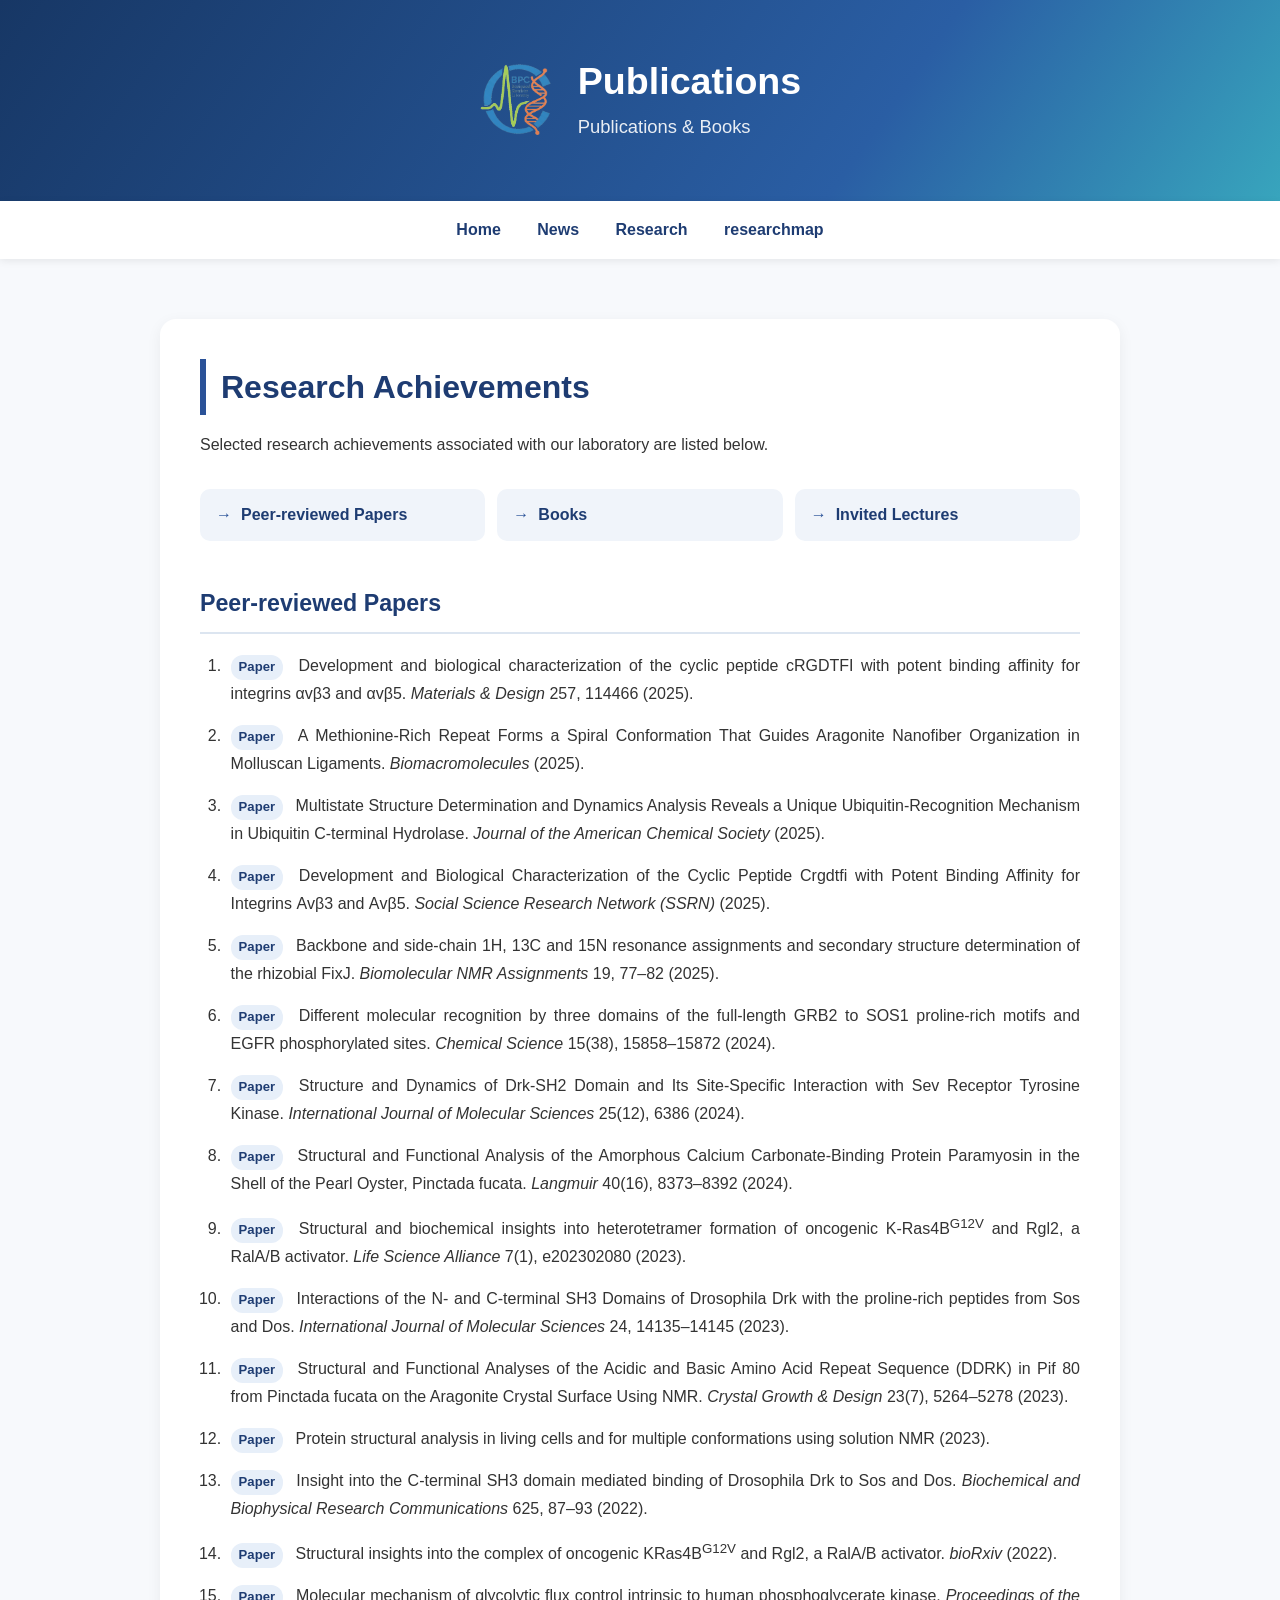
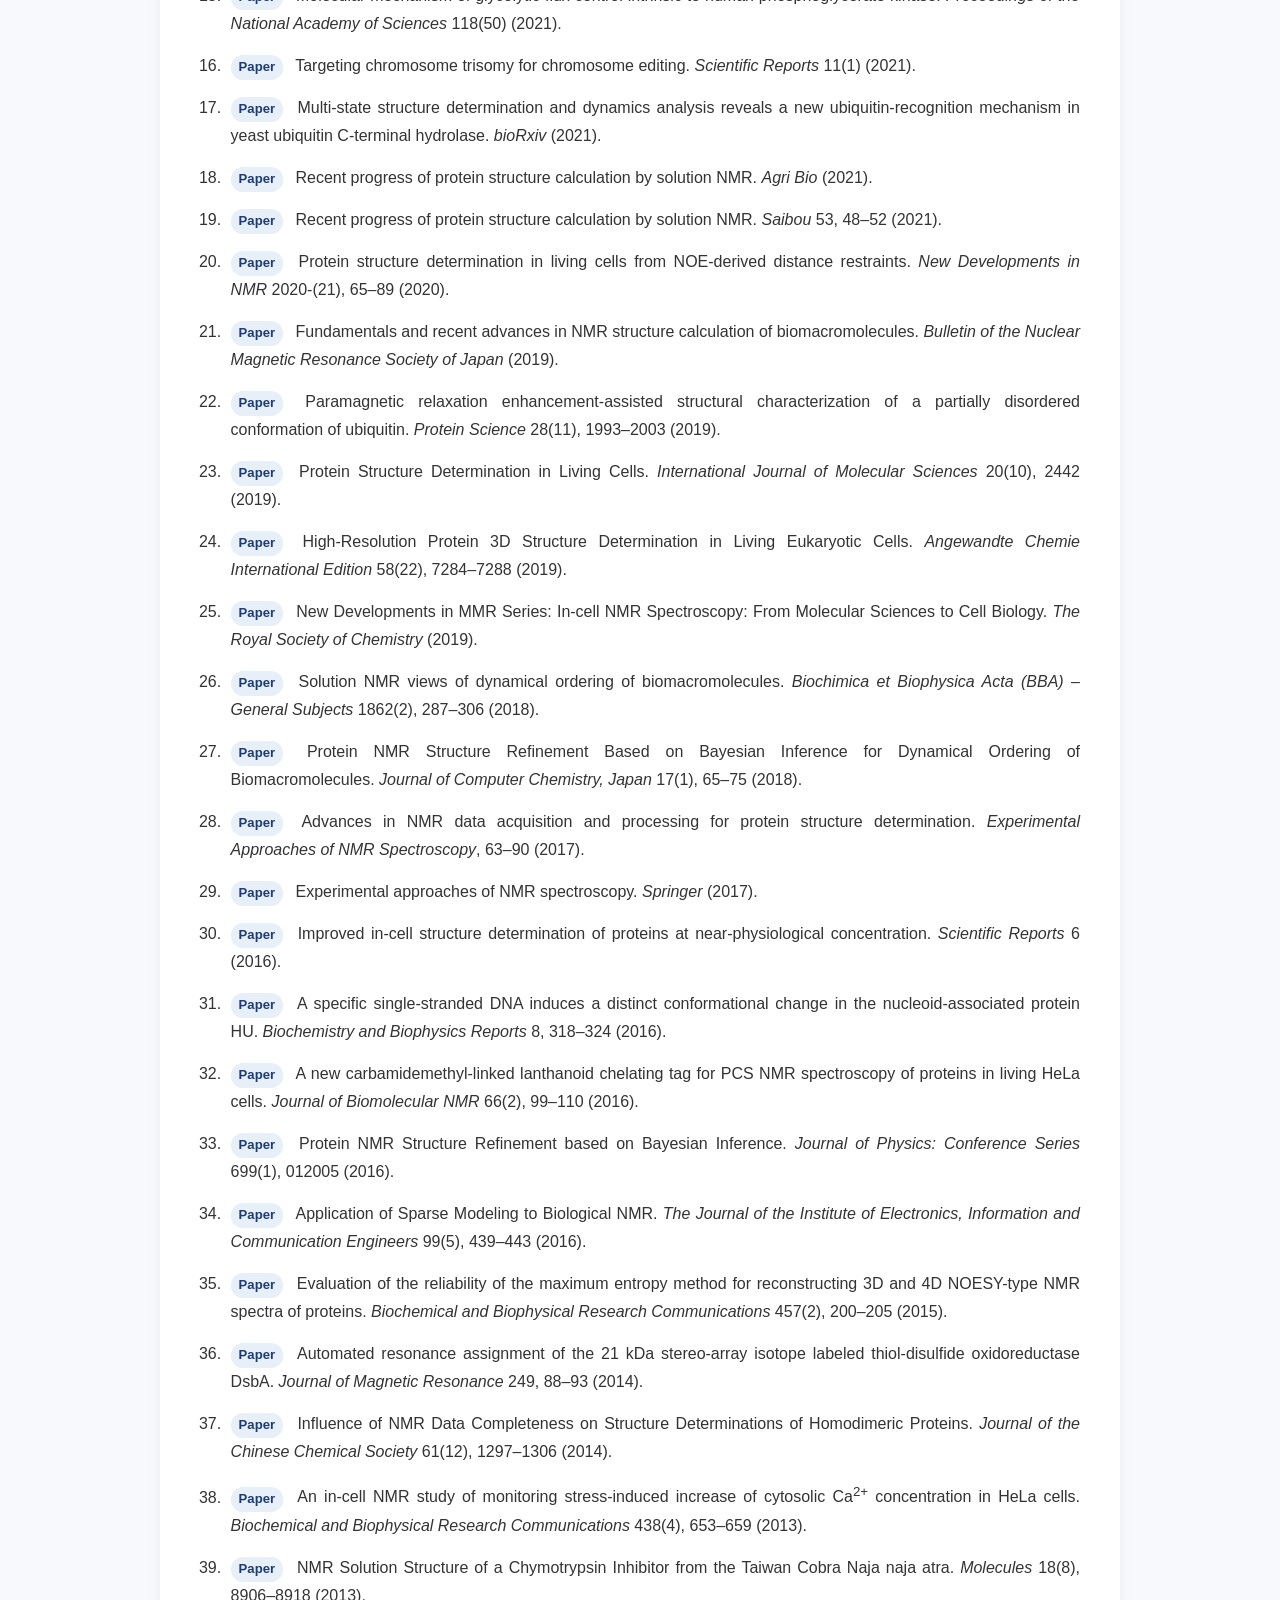
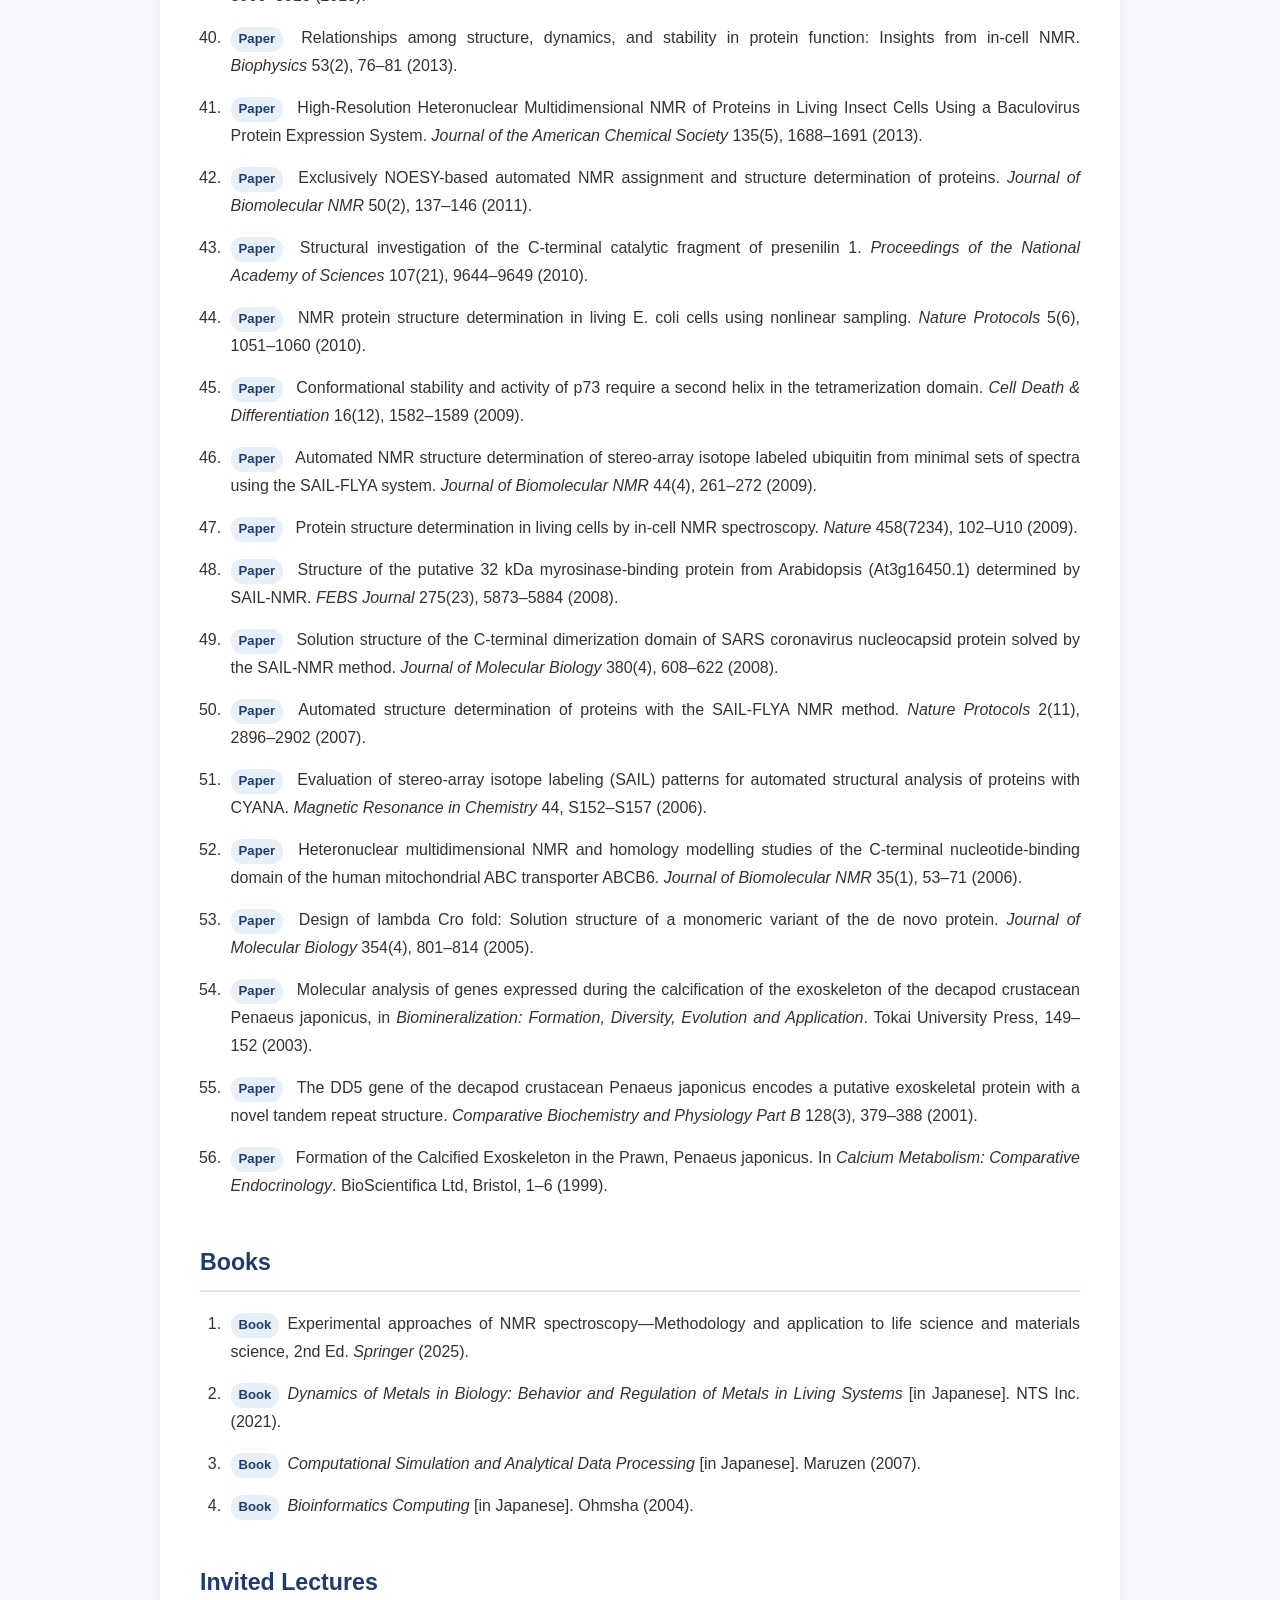
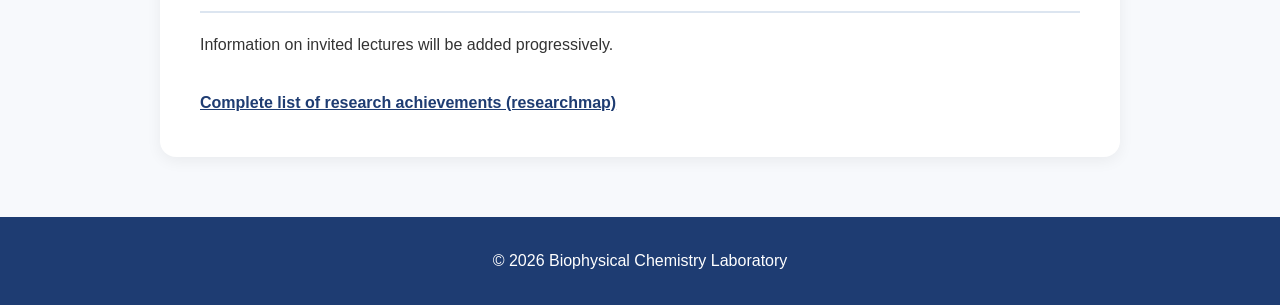
<file: publications_en.html>
<!DOCTYPE html>
<html lang="en">
<head>
  <meta charset="UTF-8">
  <meta name="viewport" content="width=device-width, initial-scale=1.0">
  <title>Publications | Biophysical Chemistry Laboratory</title>
  <link rel="icon" type="image/jpeg" href="images/logo.jpg">
  <style>
    * { margin: 0; padding: 0; box-sizing: border-box; }
    body {
      font-family: "Helvetica Neue", Arial, sans-serif;
      line-height: 1.75;
      color: #333;
      background: #f7f9fc;
    }
    header {
      background: linear-gradient(125deg, #173765 0%, #2a5ea4 68%, #38a5bd 100%);
      color: #fff;
      padding: 58px 20px;
    }
    .header-content {
      display: flex;
      align-items: center;
      justify-content: center;
      gap: 24px;
      max-width: 1000px;
      margin: 0 auto;
    }
    .lab-logo { width: 75px; height: 75px; object-fit: contain; }
    h1 { font-size: 2.35rem; line-height: 1.25; }
    .subtitle { margin-top: 6px; font-size: 1.15rem; opacity: .9; }
    nav {
      position: sticky;
      top: 0;
      z-index: 100;
      padding: 15px 20px;
      text-align: center;
      background: #fff;
      box-shadow: 0 2px 8px rgba(0,0,0,.08);
    }
    nav a {
      margin: 0 16px;
      color: #1e3c72;
      font-weight: bold;
      text-decoration: none;
    }
    nav a:hover { color: #2a5298; }
    main { max-width: 1000px; margin: 60px auto; padding: 0 20px; }
    .section-box {
      padding: 40px;
      background: #fff;
      border-radius: 16px;
      box-shadow: 0 4px 15px rgba(0,0,0,.06);
    }
    h2 {
      margin-bottom: 16px;
      padding-left: 15px;
      border-left: 6px solid #2a5298;
      color: #1e3c72;
      font-size: 2rem;
    }
    .intro { margin-bottom: 30px; }
    .category-nav {
      display: grid;
      grid-template-columns: repeat(auto-fit, minmax(180px, 1fr));
      gap: 12px;
      margin: 24px 0 42px;
      list-style: none;
    }
    .category-nav a {
      display: block;
      padding: 12px 16px;
      border-radius: 10px;
      color: #1e3c72;
      background: #f0f4fa;
      font-weight: bold;
      text-decoration: none;
    }
    .category-nav a::before { content: "→"; margin-right: 9px; color: #2a5298; }
    .category-nav a:hover { background: #e3ebf7; }
    .achievement-group {
      scroll-margin-top: 80px;
      margin-top: 42px;
    }
    .achievement-group h3 {
      margin-bottom: 18px;
      padding-bottom: 8px;
      border-bottom: 2px solid #dce5f0;
      color: #1e3c72;
      font-size: 1.45rem;
    }
    .publications { padding-left: 1.6em; text-align: justify; text-justify: inter-word; }
    .publications li { margin-bottom: 14px; padding-left: 5px; }
    .pub-type {
      display: inline-block;
      margin-right: 8px;
      padding: 1px 8px;
      border-radius: 12px;
      color: #1e3c72;
      background: #e7eff9;
      font-size: .82rem;
      font-weight: bold;
    }
    .external-link { margin-top: 30px; }
    .external-link a { color: #1e3c72; font-weight: bold; }
    footer {
      margin-top: 60px;
      padding: 30px 20px;
      color: #fff;
      text-align: center;
      background: #1e3c72;
    }
    @media (max-width: 600px) {
      .header-content { flex-direction: column; text-align: center; }
      h1 { font-size: 1.8rem; }
      .section-box { padding: 28px 20px; }
      nav a { display: inline-block; margin: 4px 9px; }
    }
  </style>
</head>
<body>
  <header>
    <div class="header-content">
      <img class="lab-logo" src="images/logo4-2.png" alt="Biophysical Chemistry Laboratory logo">
      <div>
        <h1>Publications</h1>
        <p class="subtitle">Publications &amp; Books</p>
      </div>
    </div>
  </header>

  <nav aria-label="Page navigation">
    <a href="index_en.html">Home</a>
    <a href="news_en.html">News</a>
    <a href="research_en.html">Research</a>
    <a href="https://researchmap.jp/teppei-ikeya" target="_blank" rel="noopener">researchmap</a>
  </nav>

  <main>
    <section class="section-box">
      <h2>Research Achievements</h2>
      <p class="intro">Selected research achievements associated with our laboratory are listed below.</p>

      <ul class="category-nav">
        <li><a href="#papers">Peer-reviewed Papers</a></li>
        <li><a href="#books">Books</a></li>
        <li><a href="#invited-talks">Invited Lectures</a></li>
      </ul>

      <div id="papers" class="achievement-group">
        <h3>Peer-reviewed Papers</h3>
        <ol class="publications">
        <li><span class="pub-type">Paper</span> Development and biological characterization of the cyclic peptide cRGDTFI with potent binding affinity for integrins αvβ3 and αvβ5. <em>Materials &amp; Design</em> 257, 114466 (2025).</li>
        <li><span class="pub-type">Paper</span> A Methionine-Rich Repeat Forms a Spiral Conformation That Guides Aragonite Nanofiber Organization in Molluscan Ligaments. <em>Biomacromolecules</em> (2025).</li>
        <li><span class="pub-type">Paper</span> Multistate Structure Determination and Dynamics Analysis Reveals a Unique Ubiquitin-Recognition Mechanism in Ubiquitin C-terminal Hydrolase. <em>Journal of the American Chemical Society</em> (2025).</li>
        <li><span class="pub-type">Paper</span> Development and Biological Characterization of the Cyclic Peptide Crgdtfi with Potent Binding Affinity for Integrins Αvβ3 and Αvβ5. <em>Social Science Research Network (SSRN)</em> (2025).</li>
        <li><span class="pub-type">Paper</span> Backbone and side-chain 1H, 13C and 15N resonance assignments and secondary structure determination of the rhizobial FixJ. <em>Biomolecular NMR Assignments</em> 19, 77–82 (2025).</li>
        <li><span class="pub-type">Paper</span> Different molecular recognition by three domains of the full-length GRB2 to SOS1 proline-rich motifs and EGFR phosphorylated sites. <em>Chemical Science</em> 15(38), 15858–15872 (2024).</li>
        <li><span class="pub-type">Paper</span> Structure and Dynamics of Drk-SH2 Domain and Its Site-Specific Interaction with Sev Receptor Tyrosine Kinase. <em>International Journal of Molecular Sciences</em> 25(12), 6386 (2024).</li>
        <li><span class="pub-type">Paper</span> Structural and Functional Analysis of the Amorphous Calcium Carbonate-Binding Protein Paramyosin in the Shell of the Pearl Oyster, Pinctada fucata. <em>Langmuir</em> 40(16), 8373–8392 (2024).</li>
        <li><span class="pub-type">Paper</span> Structural and biochemical insights into heterotetramer formation of oncogenic K-Ras4B<sup>G12V</sup> and Rgl2, a RalA/B activator. <em>Life Science Alliance</em> 7(1), e202302080 (2023).</li>
        <li><span class="pub-type">Paper</span> Interactions of the N- and C-terminal SH3 Domains of Drosophila Drk with the proline-rich peptides from Sos and Dos. <em>International Journal of Molecular Sciences</em> 24, 14135–14145 (2023).</li>
        <li><span class="pub-type">Paper</span> Structural and Functional Analyses of the Acidic and Basic Amino Acid Repeat Sequence (DDRK) in Pif 80 from Pinctada fucata on the Aragonite Crystal Surface Using NMR. <em>Crystal Growth &amp; Design</em> 23(7), 5264–5278 (2023).</li>
        <li><span class="pub-type">Paper</span> Protein structural analysis in living cells and for multiple conformations using solution NMR (2023).</li>
        <li><span class="pub-type">Paper</span> Insight into the C-terminal SH3 domain mediated binding of Drosophila Drk to Sos and Dos. <em>Biochemical and Biophysical Research Communications</em> 625, 87–93 (2022).</li>
        <li><span class="pub-type">Paper</span> Structural insights into the complex of oncogenic KRas4B<sup>G12V</sup> and Rgl2, a RalA/B activator. <em>bioRxiv</em> (2022).</li>
        <li><span class="pub-type">Paper</span> Molecular mechanism of glycolytic flux control intrinsic to human phosphoglycerate kinase. <em>Proceedings of the National Academy of Sciences</em> 118(50) (2021).</li>
        <li><span class="pub-type">Paper</span> Targeting chromosome trisomy for chromosome editing. <em>Scientific Reports</em> 11(1) (2021).</li>
        <li><span class="pub-type">Paper</span> Multi-state structure determination and dynamics analysis reveals a new ubiquitin-recognition mechanism in yeast ubiquitin C-terminal hydrolase. <em>bioRxiv</em> (2021).</li>
        <li><span class="pub-type">Paper</span> Recent progress of protein structure calculation by solution NMR. <em>Agri Bio</em> (2021).</li>
        <li><span class="pub-type">Paper</span> Recent progress of protein structure calculation by solution NMR. <em>Saibou</em> 53, 48–52 (2021).</li>
        <li><span class="pub-type">Paper</span> Protein structure determination in living cells from NOE-derived distance restraints. <em>New Developments in NMR</em> 2020-(21), 65–89 (2020).</li>
        <li><span class="pub-type">Paper</span> Fundamentals and recent advances in NMR structure calculation of biomacromolecules. <em>Bulletin of the Nuclear Magnetic Resonance Society of Japan</em> (2019).</li>
        <li><span class="pub-type">Paper</span> Paramagnetic relaxation enhancement-assisted structural characterization of a partially disordered conformation of ubiquitin. <em>Protein Science</em> 28(11), 1993–2003 (2019).</li>
        <li><span class="pub-type">Paper</span> Protein Structure Determination in Living Cells. <em>International Journal of Molecular Sciences</em> 20(10), 2442 (2019).</li>
        <li><span class="pub-type">Paper</span> High-Resolution Protein 3D Structure Determination in Living Eukaryotic Cells. <em>Angewandte Chemie International Edition</em> 58(22), 7284–7288 (2019).</li>
        <li><span class="pub-type">Paper</span> New Developments in MMR Series: In-cell NMR Spectroscopy: From Molecular Sciences to Cell Biology. <em>The Royal Society of Chemistry</em> (2019).</li>
        <li><span class="pub-type">Paper</span> Solution NMR views of dynamical ordering of biomacromolecules. <em>Biochimica et Biophysica Acta (BBA) – General Subjects</em> 1862(2), 287–306 (2018).</li>
        <li><span class="pub-type">Paper</span> Protein NMR Structure Refinement Based on Bayesian Inference for Dynamical Ordering of Biomacromolecules. <em>Journal of Computer Chemistry, Japan</em> 17(1), 65–75 (2018).</li>
        <li><span class="pub-type">Paper</span> Advances in NMR data acquisition and processing for protein structure determination. <em>Experimental Approaches of NMR Spectroscopy</em>, 63–90 (2017).</li>
        <li><span class="pub-type">Paper</span> Experimental approaches of NMR spectroscopy. <em>Springer</em> (2017).</li>
        <li><span class="pub-type">Paper</span> Improved in-cell structure determination of proteins at near-physiological concentration. <em>Scientific Reports</em> 6 (2016).</li>
        <li><span class="pub-type">Paper</span> A specific single-stranded DNA induces a distinct conformational change in the nucleoid-associated protein HU. <em>Biochemistry and Biophysics Reports</em> 8, 318–324 (2016).</li>
        <li><span class="pub-type">Paper</span> A new carbamidemethyl-linked lanthanoid chelating tag for PCS NMR spectroscopy of proteins in living HeLa cells. <em>Journal of Biomolecular NMR</em> 66(2), 99–110 (2016).</li>
        <li><span class="pub-type">Paper</span> Protein NMR Structure Refinement based on Bayesian Inference. <em>Journal of Physics: Conference Series</em> 699(1), 012005 (2016).</li>
        <li><span class="pub-type">Paper</span> Application of Sparse Modeling to Biological NMR. <em>The Journal of the Institute of Electronics, Information and Communication Engineers</em> 99(5), 439–443 (2016).</li>
        <li><span class="pub-type">Paper</span> Evaluation of the reliability of the maximum entropy method for reconstructing 3D and 4D NOESY-type NMR spectra of proteins. <em>Biochemical and Biophysical Research Communications</em> 457(2), 200–205 (2015).</li>
        <li><span class="pub-type">Paper</span> Automated resonance assignment of the 21 kDa stereo-array isotope labeled thiol-disulfide oxidoreductase DsbA. <em>Journal of Magnetic Resonance</em> 249, 88–93 (2014).</li>
        <li><span class="pub-type">Paper</span> Influence of NMR Data Completeness on Structure Determinations of Homodimeric Proteins. <em>Journal of the Chinese Chemical Society</em> 61(12), 1297–1306 (2014).</li>
        <li><span class="pub-type">Paper</span> An in-cell NMR study of monitoring stress-induced increase of cytosolic Ca<sup>2+</sup> concentration in HeLa cells. <em>Biochemical and Biophysical Research Communications</em> 438(4), 653–659 (2013).</li>
        <li><span class="pub-type">Paper</span> NMR Solution Structure of a Chymotrypsin Inhibitor from the Taiwan Cobra Naja naja atra. <em>Molecules</em> 18(8), 8906–8918 (2013).</li>
        <li><span class="pub-type">Paper</span> Relationships among structure, dynamics, and stability in protein function: Insights from in-cell NMR. <em>Biophysics</em> 53(2), 76–81 (2013).</li>
        <li><span class="pub-type">Paper</span> High-Resolution Heteronuclear Multidimensional NMR of Proteins in Living Insect Cells Using a Baculovirus Protein Expression System. <em>Journal of the American Chemical Society</em> 135(5), 1688–1691 (2013).</li>
        <li><span class="pub-type">Paper</span> Exclusively NOESY-based automated NMR assignment and structure determination of proteins. <em>Journal of Biomolecular NMR</em> 50(2), 137–146 (2011).</li>
        <li><span class="pub-type">Paper</span> Structural investigation of the C-terminal catalytic fragment of presenilin 1. <em>Proceedings of the National Academy of Sciences</em> 107(21), 9644–9649 (2010).</li>
        <li><span class="pub-type">Paper</span> NMR protein structure determination in living E. coli cells using nonlinear sampling. <em>Nature Protocols</em> 5(6), 1051–1060 (2010).</li>
        <li><span class="pub-type">Paper</span> Conformational stability and activity of p73 require a second helix in the tetramerization domain. <em>Cell Death &amp; Differentiation</em> 16(12), 1582–1589 (2009).</li>
        <li><span class="pub-type">Paper</span> Automated NMR structure determination of stereo-array isotope labeled ubiquitin from minimal sets of spectra using the SAIL-FLYA system. <em>Journal of Biomolecular NMR</em> 44(4), 261–272 (2009).</li>
        <li><span class="pub-type">Paper</span> Protein structure determination in living cells by in-cell NMR spectroscopy. <em>Nature</em> 458(7234), 102–U10 (2009).</li>
        <li><span class="pub-type">Paper</span> Structure of the putative 32 kDa myrosinase-binding protein from Arabidopsis (At3g16450.1) determined by SAIL-NMR. <em>FEBS Journal</em> 275(23), 5873–5884 (2008).</li>
        <li><span class="pub-type">Paper</span> Solution structure of the C-terminal dimerization domain of SARS coronavirus nucleocapsid protein solved by the SAIL-NMR method. <em>Journal of Molecular Biology</em> 380(4), 608–622 (2008).</li>
        <li><span class="pub-type">Paper</span> Automated structure determination of proteins with the SAIL-FLYA NMR method. <em>Nature Protocols</em> 2(11), 2896–2902 (2007).</li>
        <li><span class="pub-type">Paper</span> Evaluation of stereo-array isotope labeling (SAIL) patterns for automated structural analysis of proteins with CYANA. <em>Magnetic Resonance in Chemistry</em> 44, S152–S157 (2006).</li>
        <li><span class="pub-type">Paper</span> Heteronuclear multidimensional NMR and homology modelling studies of the C-terminal nucleotide-binding domain of the human mitochondrial ABC transporter ABCB6. <em>Journal of Biomolecular NMR</em> 35(1), 53–71 (2006).</li>
        <li><span class="pub-type">Paper</span> Design of lambda Cro fold: Solution structure of a monomeric variant of the de novo protein. <em>Journal of Molecular Biology</em> 354(4), 801–814 (2005).</li>
        <li><span class="pub-type">Paper</span> Molecular analysis of genes expressed during the calcification of the exoskeleton of the decapod crustacean Penaeus japonicus, in <em>Biomineralization: Formation, Diversity, Evolution and Application</em>. Tokai University Press, 149–152 (2003).</li>
        <li><span class="pub-type">Paper</span> The DD5 gene of the decapod crustacean Penaeus japonicus encodes a putative exoskeletal protein with a novel tandem repeat structure. <em>Comparative Biochemistry and Physiology Part B</em> 128(3), 379–388 (2001).</li>
        <li><span class="pub-type">Paper</span> Formation of the Calcified Exoskeleton in the Prawn, Penaeus japonicus. In <em>Calcium Metabolism: Comparative Endocrinology</em>. BioScientifica Ltd, Bristol, 1–6 (1999).</li>
  
      </ol>
      </div>

      <div id="books" class="achievement-group">
        <h3>Books</h3>
        <ol class="publications">
          <li><span class="pub-type">Book</span>Experimental approaches of NMR spectroscopy—Methodology and application to life science and materials science, 2nd Ed. <em>Springer</em> (2025).</li>
          <li><span class="pub-type">Book</span><em>Dynamics of Metals in Biology: Behavior and Regulation of Metals in Living Systems</em> [in Japanese]. NTS Inc. (2021).</li>
          <li><span class="pub-type">Book</span><em>Computational Simulation and Analytical Data Processing</em> [in Japanese]. Maruzen (2007).</li>
          <li><span class="pub-type">Book</span><em>Bioinformatics Computing</em> [in Japanese]. Ohmsha (2004).</li>
        </ol>
      </div>

      <div id="invited-talks" class="achievement-group">
        <h3>Invited Lectures</h3>
        <p>Information on invited lectures will be added progressively.</p>
      </div>

      <p class="external-link"><a href="https://researchmap.jp/teppei-ikeya" target="_blank" rel="noopener">Complete list of research achievements (researchmap)</a></p>
    </section>
  </main>

  <footer><p>© 2026 Biophysical Chemistry Laboratory</p></footer>
</body>
</html>
</file>
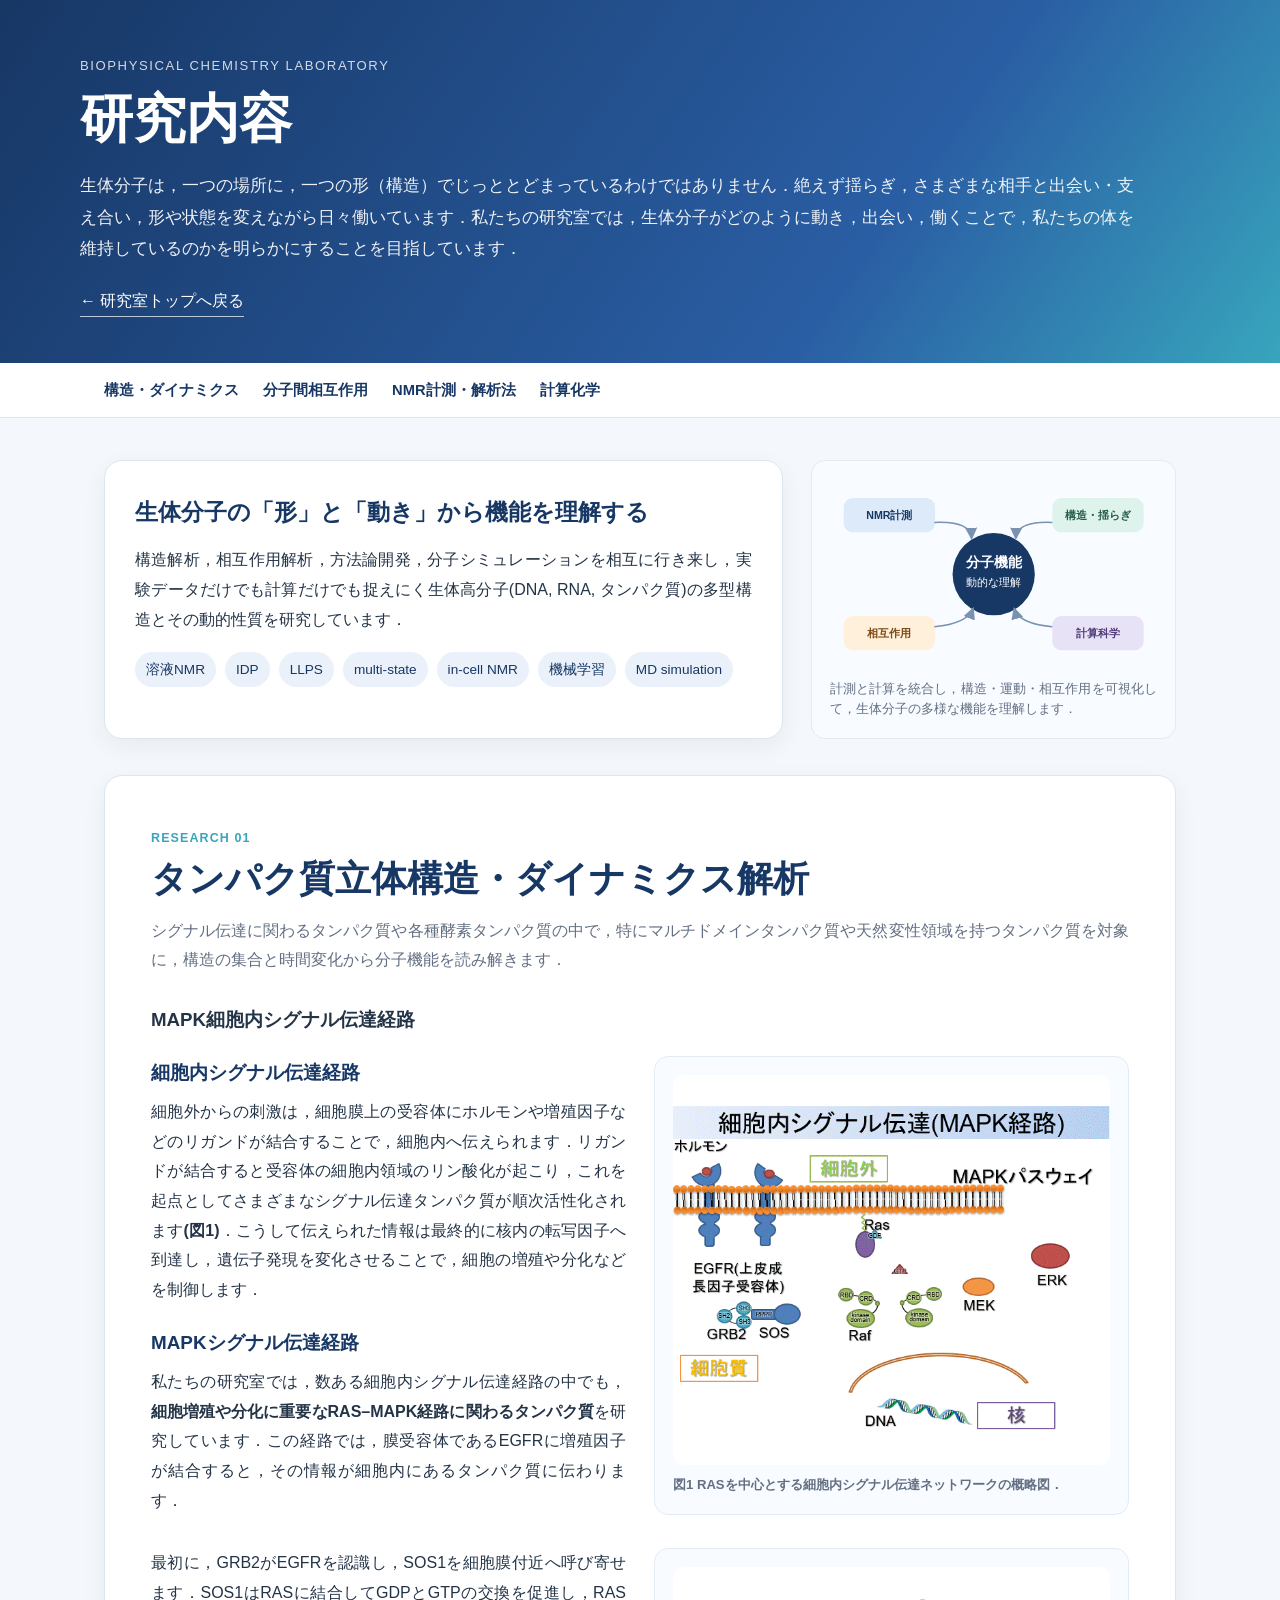
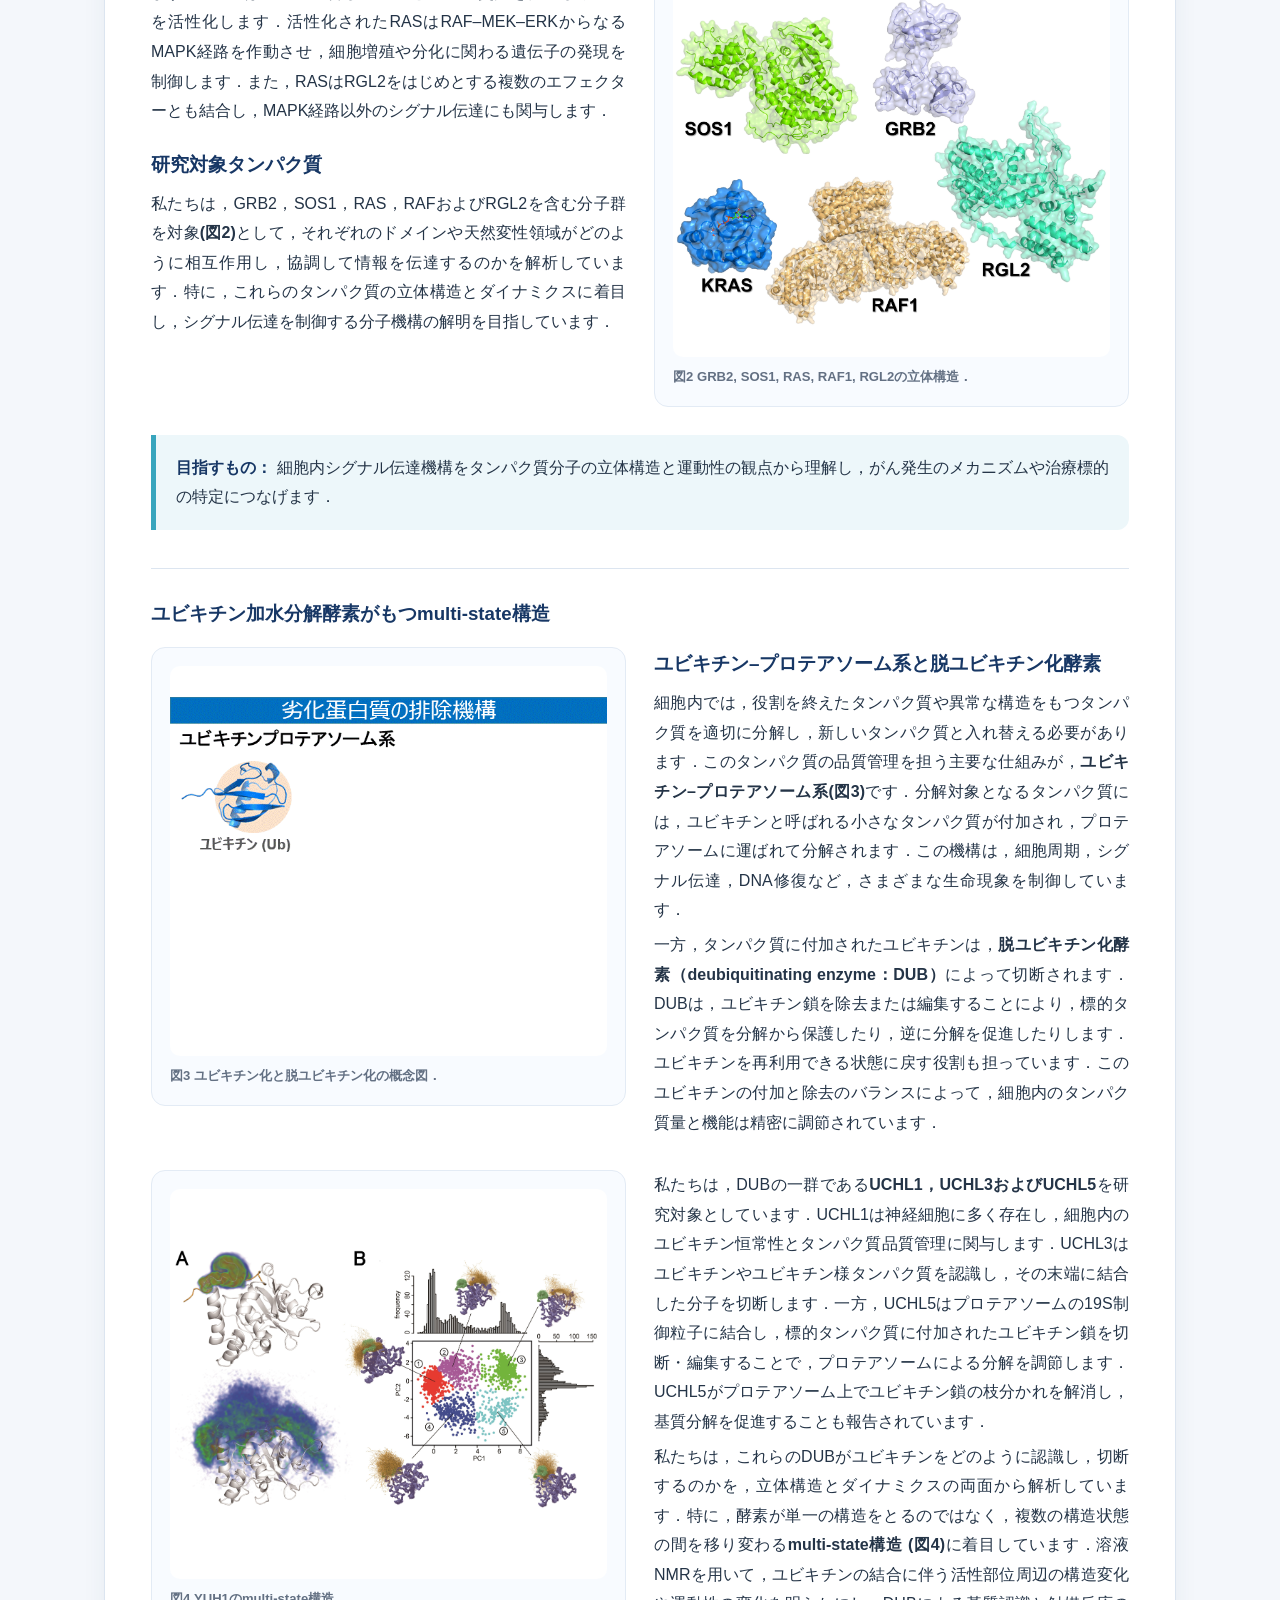
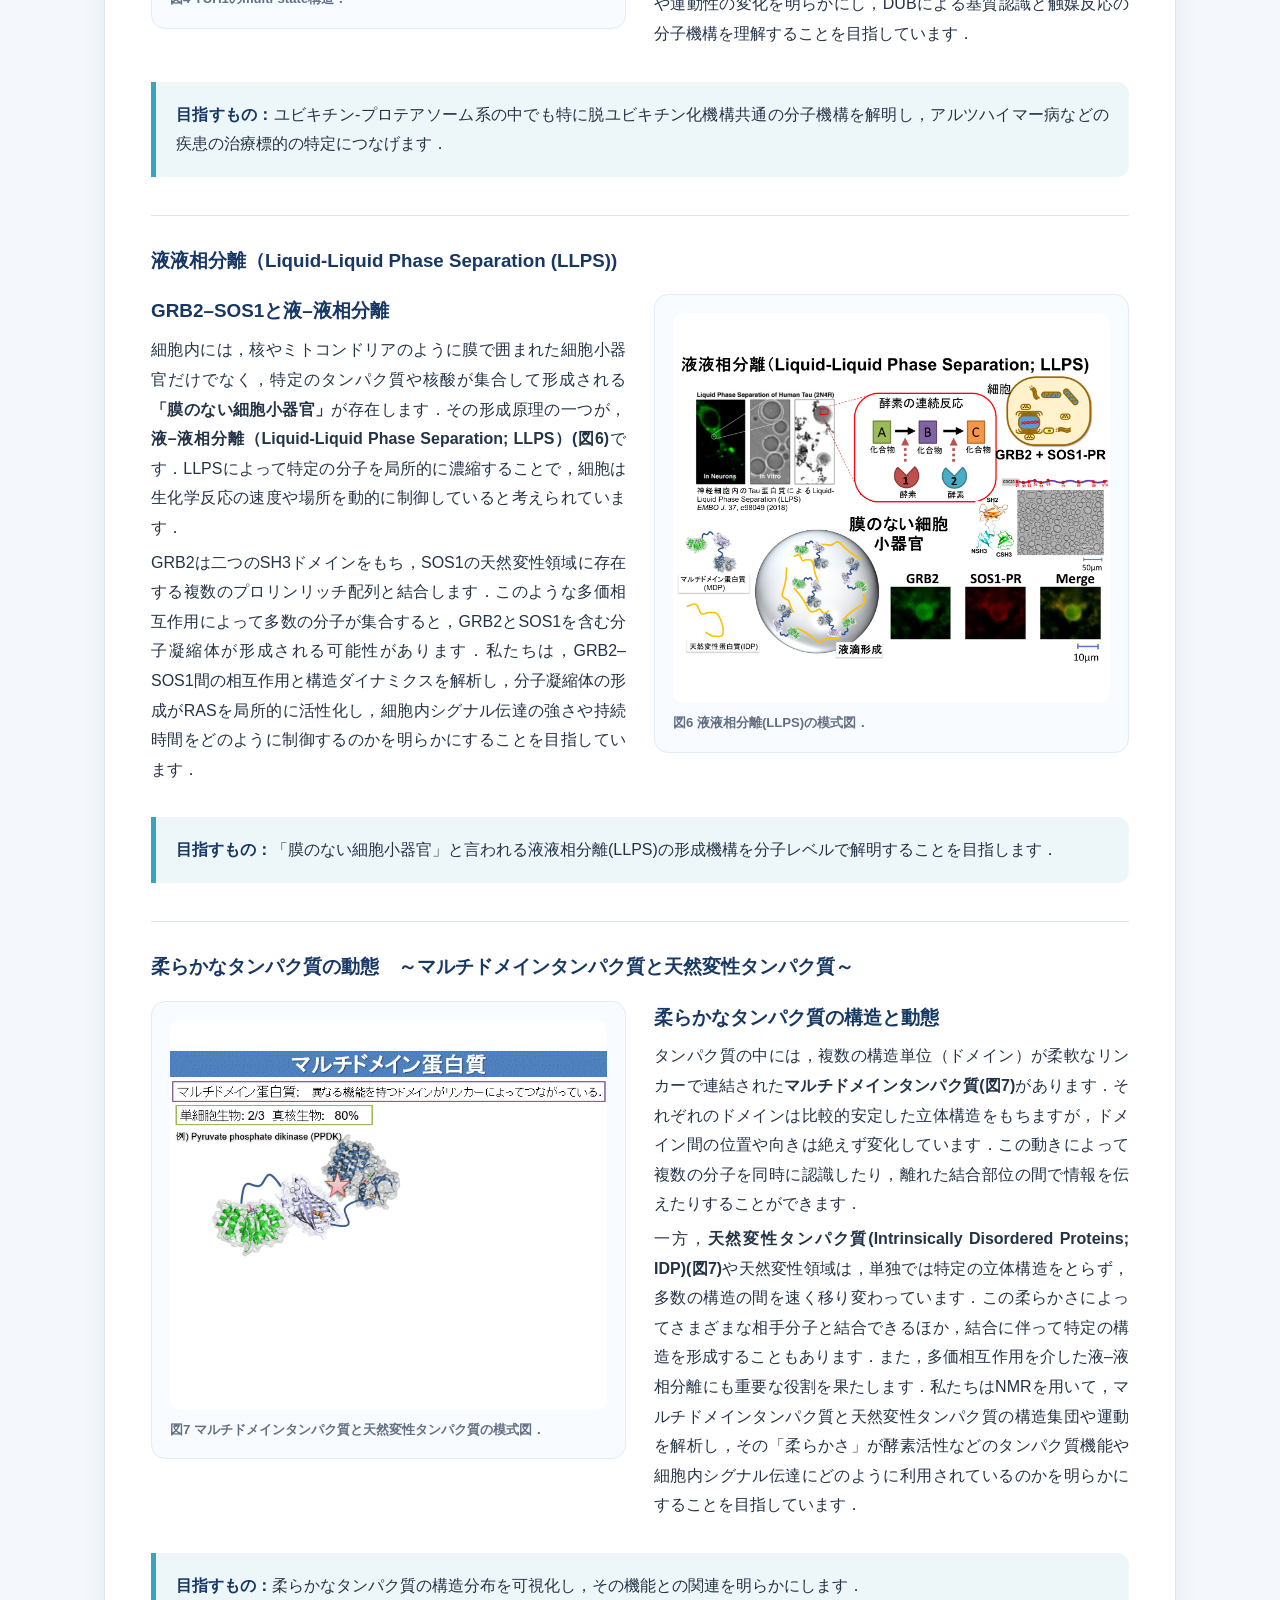
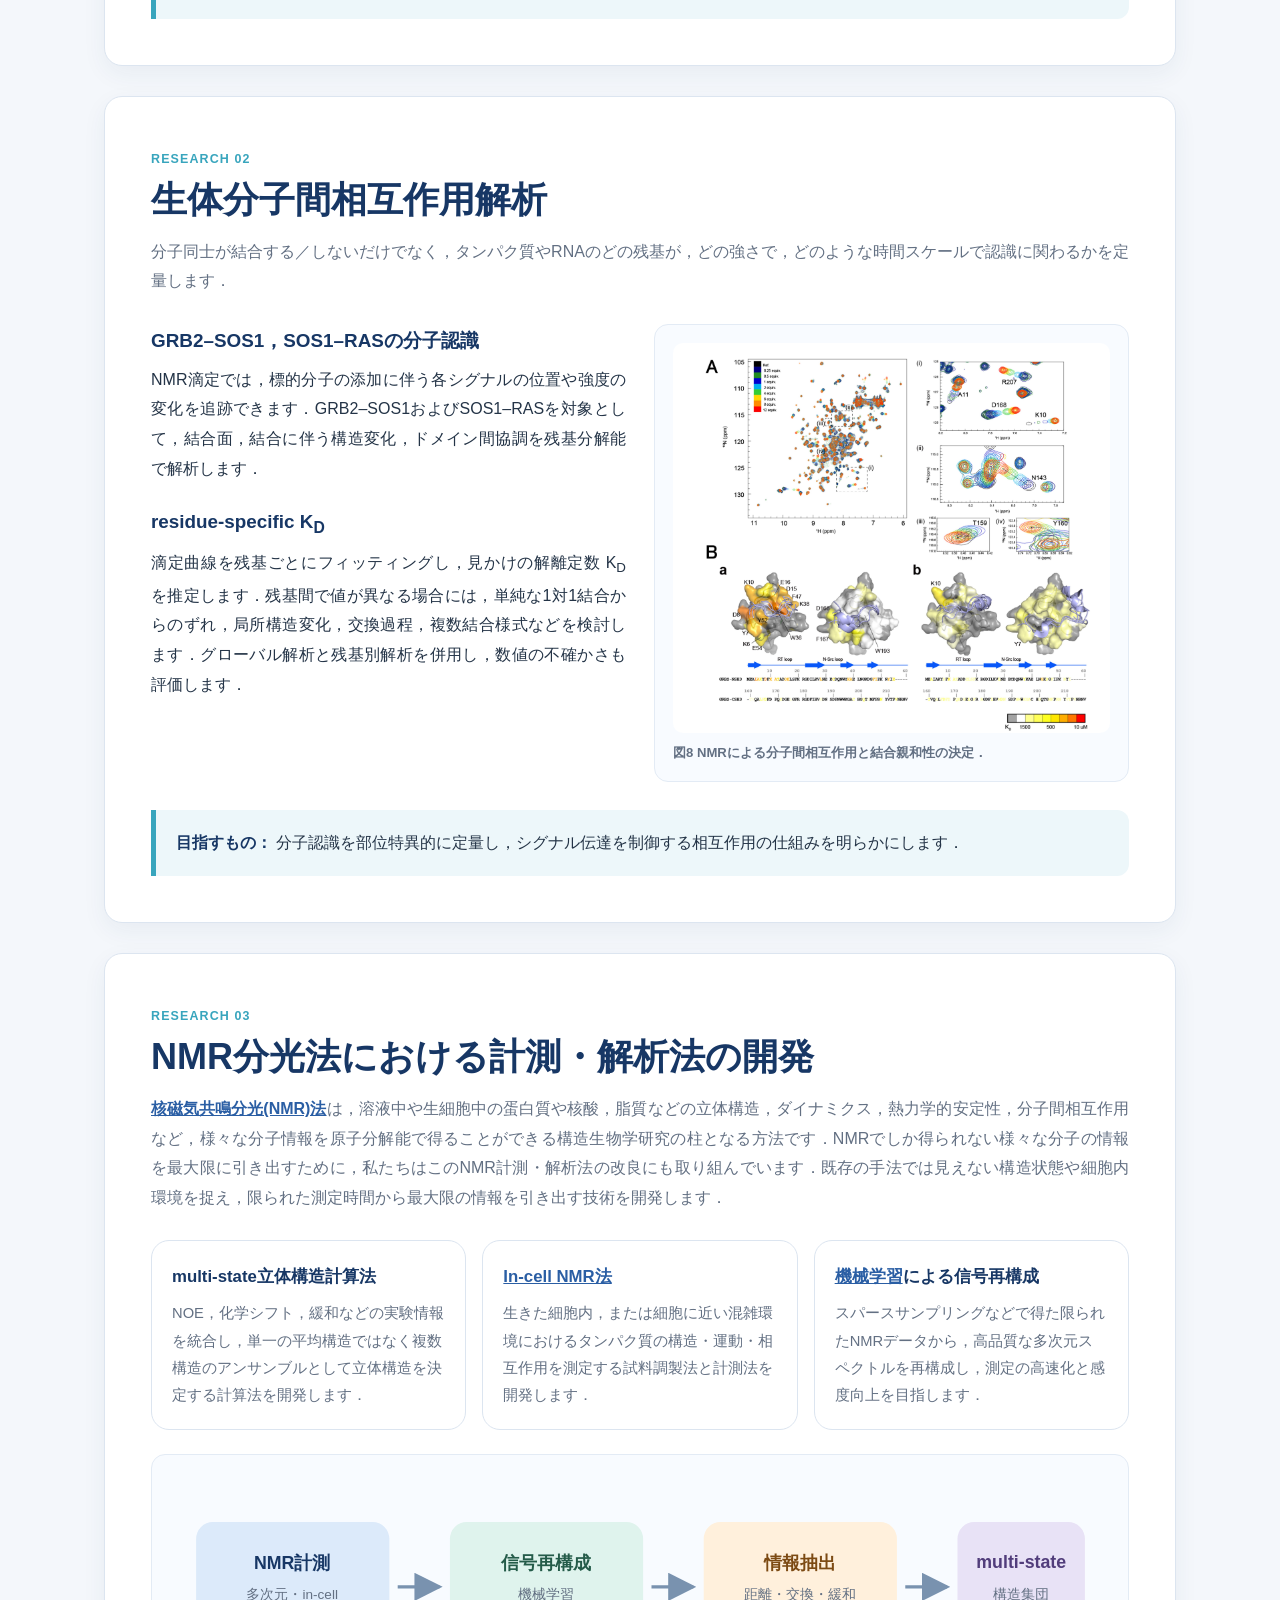
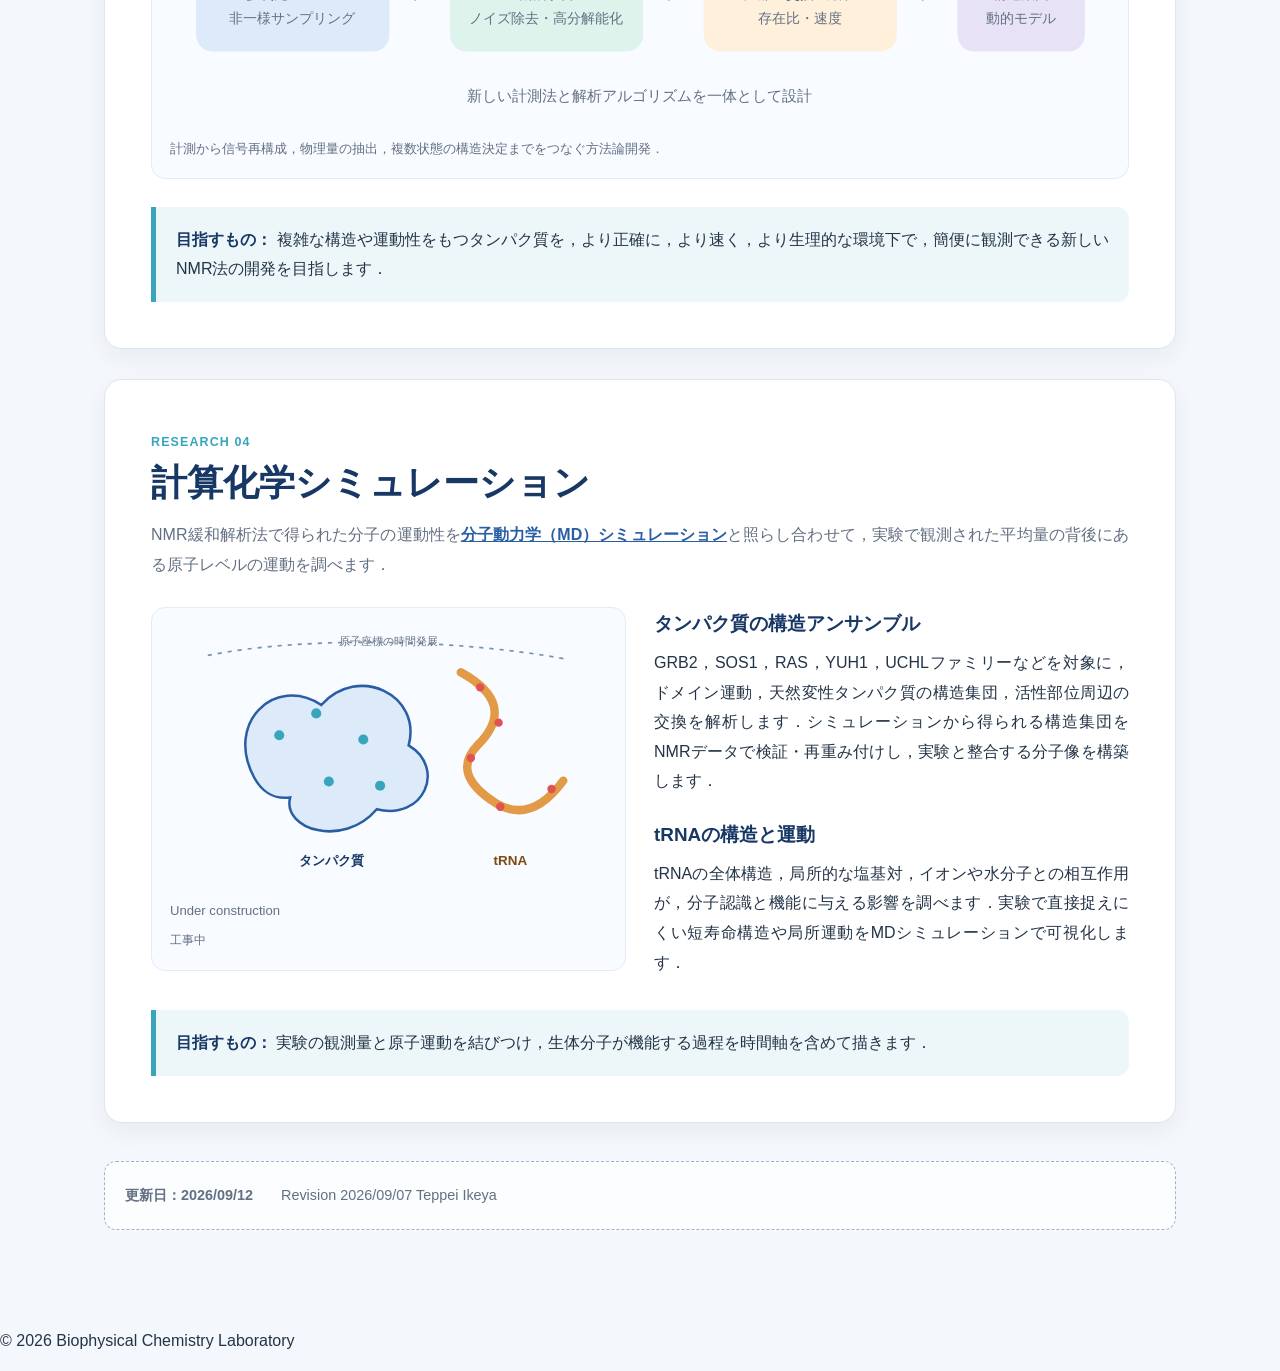
<file: research.html>
<!DOCTYPE html>
<html lang="ja">
<head>
  <meta charset="UTF-8">
  <meta name="viewport" content="width=device-width, initial-scale=1.0">
  <meta name="description" content="生物物理化学研究室の研究内容：NMRと計算科学を用いて，生体分子の構造・揺らぎ・相互作用を研究しています．">
  <title>研究内容 | 生物物理化学研究室</title>
  <link rel="icon" href="images/logo.jpg" type="image/jpg">
  <link rel="stylesheet" href="research.css">
</head>
<body>
  <header class="site-header">
    <div class="header-inner">
      <p class="eyebrow">BIOPHYSICAL CHEMISTRY LABORATORY</p>
      <h1>研究内容</h1>
      <p class="lead">生体分子は，一つの場所に，一つの形（構造）でじっととどまっているわけではありません．絶えず揺らぎ，さまざまな相手と出会い・支え合い，形や状態を変えながら日々働いています．私たちの研究室では，生体分子がどのように動き，出会い，働くことで，私たちの体を維持しているのかを明らかにすることを目指しています．
      </p>
      <a class="top-link" href="index.html">← 研究室トップへ戻る</a>
    </div>
  </header>

  <nav class="topic-nav" aria-label="研究テーマ">
    <ul>
      <li><a href="#structure">構造・ダイナミクス</a></li>
      <li><a href="#interaction">分子間相互作用</a></li>
      <li><a href="#method">NMR計測・解析法</a></li>
      <li><a href="#simulation">計算化学</a></li>
    </ul>
  </nav>

  <main>
    <div class="intro-grid">
      <div class="intro-card">
        <h2>生体分子の「形」と「動き」から機能を理解する</h2>
        <p>構造解析，相互作用解析，方法論開発，分子シミュレーションを相互に行き来し，実験データだけでも計算だけでも捉えにく生体高分子(DNA, RNA, タンパク質)の多型構造とその動的性質を研究しています．</p>
        <div class="keyword-list"><span>溶液NMR</span><span>IDP</span><span>LLPS</span><span>multi-state</span><span>in-cell NMR</span><span>機械学習</span><span>MD simulation</span></div>
      </div>
      <figure class="figure">
        <svg viewBox="0 0 430 250" role="img" aria-label="研究アプローチの循環">
          <defs><marker id="arr0" markerWidth="8" markerHeight="8" refX="7" refY="4" orient="auto"><path d="M0,0 L8,4 L0,8 Z" fill="#7992af"/></marker></defs>
          <circle cx="215" cy="125" r="54" fill="#173765"/><text x="215" y="116" fill="white" text-anchor="middle" font-size="18" font-weight="bold">分子機能</text><text x="215" y="141" fill="white" text-anchor="middle" font-size="14">動的な理解</text>
          <g font-size="14" font-weight="bold" text-anchor="middle"><rect x="18" y="25" width="120" height="45" rx="12" fill="#dceafa"/><text x="78" y="53" fill="#173765">NMR計測</text><rect x="292" y="25" width="120" height="45" rx="12" fill="#dff3ed"/><text x="352" y="53" fill="#245b49">構造・揺らぎ</text><rect x="18" y="180" width="120" height="45" rx="12" fill="#fff0dc"/><text x="78" y="208" fill="#7c4a13">相互作用</text><rect x="292" y="180" width="120" height="45" rx="12" fill="#e8e2f6"/><text x="352" y="208" fill="#513d7b">計算科学</text></g>
          <g stroke="#7992af" stroke-width="2" fill="none" marker-end="url(#arr0)"><path d="M137 57 Q185 55 186 78"/><path d="M292 57 Q245 55 244 78"/><path d="M137 194 Q180 190 188 170"/><path d="M292 194 Q248 190 242 170"/></g>
        </svg>
        <figcaption>計測と計算を統合し，構造・運動・相互作用を可視化して，生体分子の多様な機能を理解します．</figcaption>
      </figure>
    </div>

    <section id="structure" class="research-section">
      <span class="section-label">RESEARCH 01</span>
      <h2>タンパク質立体構造・ダイナミクス解析</h2>
      <p class="section-lead">シグナル伝達に関わるタンパク質や各種酵素タンパク質の中で，特にマルチドメインタンパク質や天然変性領域を持つタンパク質を対象に，構造の集合と時間変化から分子機能を読み解きます．</p>
      <h3>MAPK細胞内シグナル伝達経路</h3>
      <div class="two-column">
        <div class="copy">
          <h3>細胞内シグナル伝達経路</h3>
          <p>細胞外からの刺激は，細胞膜上の受容体にホルモンや増殖因子などのリガンドが結合することで，細胞内へ伝えられます．リガンドが結合すると受容体の細胞内領域のリン酸化が起こり，これを起点としてさまざまなシグナル伝達タンパク質が順次活性化されます<strong>(図1)</strong>．こうして伝えられた情報は最終的に核内の転写因子へ到達し，遺伝子発現を変化させることで，細胞の増殖や分化などを制御します．</p>
          <h3>MAPKシグナル伝達経路</h3>
          <p>私たちの研究室では，数ある細胞内シグナル伝達経路の中でも，<strong>細胞増殖や分化に重要なRAS–MAPK経路に関わるタンパク質</strong>を研究しています．この経路では，膜受容体であるEGFRに増殖因子が結合すると，その情報が細胞内にあるタンパク質に伝わります．</p>          
        </div>
        <figure class="figure figure-fixed">
          <img
            src="images/cell_signalling.gif"
            alt="RASを中心とする細胞内シグナル伝達ネットワークの概略図．"
            class="research-image"
          >
          <figcaption>
            <strong>図1 RASを中心とする細胞内シグナル伝達ネットワークの概略図．</strong>
          </figcaption>
        </figure>
        <div class="copy">
          <p>最初に，GRB2がEGFRを認識し，SOS1を細胞膜付近へ呼び寄せます．SOS1はRASに結合してGDPとGTPの交換を促進し，RASを活性化します．活性化されたRASはRAF–MEK–ERKからなるMAPK経路を作動させ，細胞増殖や分化に関わる遺伝子の発現を制御します．また，RASはRGL2をはじめとする複数のエフェクターとも結合し，MAPK経路以外のシグナル伝達にも関与します．</p>
          <h3>研究対象タンパク質</h3>
          <p>私たちは，GRB2，SOS1，RAS，RAFおよびRGL2を含む分子群を対象<strong>(図2)</strong>として，それぞれのドメインや天然変性領域がどのように相互作用し，協調して情報を伝達するのかを解析しています．特に，これらのタンパク質の立体構造とダイナミクスに着目し，シグナル伝達を制御する分子機構の解明を目指しています．</p>
        </div>
        
        <figure class="figure figure-fixed">
          <img
            src="images/structures.jpg"
            alt="GRB2, SOS1, RAS, RAF1, RGL2の立体構造．"
            class="research-image"
          >
          <figcaption>
            <strong>図2 GRB2, SOS1, RAS, RAF1, RGL2の立体構造．</strong>
          </figcaption>
        </figure>
      </div>
      <div class="outcome"><strong>目指すもの：</strong> 細胞内シグナル伝達機構をタンパク質分子の立体構造と運動性の観点から理解し，がん発生のメカニズムや治療標的の特定につなげます．</div>

      <h3 class="subsection-title">ユビキチン加水分解酵素がもつmulti-state構造</h3>
      <div class="two-column">
        <figure class="figure figure-fixed">
          <img
            src="images/DUB.gif"
            alt="ユビキチン化と脱ユビキチン化の概念図"
            class="research-image"
          >
        
          <figcaption>
            <strong>図3 ユビキチン化と脱ユビキチン化の概念図．</strong>
          </figcaption>
        </figure>

        <div class="copy">
          <h3>ユビキチン–プロテアソーム系と脱ユビキチン化酵素</h3>
          <p>細胞内では，役割を終えたタンパク質や異常な構造をもつタンパク質を適切に分解し，新しいタンパク質と入れ替える必要があります．このタンパク質の品質管理を担う主要な仕組みが，<strong>ユビキチン–プロテアソーム系(図3)</strong>です．分解対象となるタンパク質には，ユビキチンと呼ばれる小さなタンパク質が付加され，プロテアソームに運ばれて分解されます．この機構は，細胞周期，シグナル伝達，DNA修復など，さまざまな生命現象を制御しています．</p>
          <p>一方，タンパク質に付加されたユビキチンは，<strong>脱ユビキチン化酵素（deubiquitinating enzyme：DUB）</strong>によって切断されます．DUBは，ユビキチン鎖を除去または編集することにより，標的タンパク質を分解から保護したり，逆に分解を促進したりします．ユビキチンを再利用できる状態に戻す役割も担っています．このユビキチンの付加と除去のバランスによって，細胞内のタンパク質量と機能は精密に調節されています．</p>
        </div>
        <figure class="figure figure-fixed">
          <img
            src="images/YUH1p1.jpg"
            alt="YUH1 multi-state構造"
            class="research-image"
          >
        
          <figcaption>
            <strong>図4 YUH1のmulti-state構造．</strong>
          </figcaption>
        </figure>
        <div class="copy">
          <p>私たちは，DUBの一群である<strong>UCHL1，UCHL3およびUCHL5</strong>を研究対象としています．UCHL1は神経細胞に多く存在し，細胞内のユビキチン恒常性とタンパク質品質管理に関与します．UCHL3はユビキチンやユビキチン様タンパク質を認識し，その末端に結合した分子を切断します．一方，UCHL5はプロテアソームの19S制御粒子に結合し，標的タンパク質に付加されたユビキチン鎖を切断・編集することで，プロテアソームによる分解を調節します．UCHL5がプロテアソーム上でユビキチン鎖の枝分かれを解消し，基質分解を促進することも報告されています．</p>
          <p>私たちは，これらのDUBがユビキチンをどのように認識し，切断するのかを，立体構造とダイナミクスの両面から解析しています．特に，酵素が単一の構造をとるのではなく，複数の構造状態の間を移り変わる<strong>multi-state構造 (図4)</strong>に着目しています．溶液NMRを用いて，ユビキチンの結合に伴う活性部位周辺の構造変化や運動性の変化を明らかにし，DUBによる基質認識と触媒反応の分子機構を理解することを目指しています．</p>
        </div>
      </div>
      <div class="outcome"><strong>目指すもの：</strong>ユビキチン-プロテアソーム系の中でも特に脱ユビキチン化機構共通の分子機構を解明し，アルツハイマー病などの疾患の治療標的の特定につなげます．</div>

      <h3 class="subsection-title">液液相分離（Liquid-Liquid Phase Separation (LLPS))</h3>
      <div class="two-column">
        <div class="copy">
          <h3>GRB2–SOS1と液–液相分離</h3>
          <p>細胞内には，核やミトコンドリアのように膜で囲まれた細胞小器官だけでなく，特定のタンパク質や核酸が集合して形成される<strong>「膜のない細胞小器官」</strong>が存在します．その形成原理の一つが，<strong>液–液相分離（Liquid-Liquid Phase Separation; LLPS）(図6)</strong>です．LLPSによって特定の分子を局所的に濃縮することで，細胞は生化学反応の速度や場所を動的に制御していると考えられています．</p>
          <p>GRB2は二つのSH3ドメインをもち，SOS1の天然変性領域に存在する複数のプロリンリッチ配列と結合します．このような多価相互作用によって多数の分子が集合すると，GRB2とSOS1を含む分子凝縮体が形成される可能性があります．私たちは，GRB2–SOS1間の相互作用と構造ダイナミクスを解析し，分子凝縮体の形成がRASを局所的に活性化し，細胞内シグナル伝達の強さや持続時間をどのように制御するのかを明らかにすることを目指しています．</p>
        </div>

        <figure class="figure figure-fixed">
          <img
            src="images/LLPS.jpg"
            alt="LLPSの概念図"
            class="research-image"
          >
        
          <figcaption>
            <strong>図6 液液相分離(LLPS)の模式図．</strong> 
          </figcaption>
        </figure>

      </div>
      <div class="outcome"><strong>目指すもの：</strong>「膜のない細胞小器官」と言われる液液相分離(LLPS)の形成機構を分子レベルで解明することを目指します．</div>

      <h3 class="subsection-title">柔らかなタンパク質の動態　～マルチドメインタンパク質と天然変性タンパク質～</h3>
      <div class="two-column">
        <figure class="figure figure-fixed">
          <img
            src="images/MDP_IDP.gif"
            alt="マルチドメインタンパク質と天然変性タンパク質の模式図"
            class="research-image"
          >
        
          <figcaption>
            <strong>図7 マルチドメインタンパク質と天然変性タンパク質の模式図．</strong>
          </figcaption>
        </figure>

        <div class="copy">
          <h3>柔らかなタンパク質の構造と動態</h3>
          <p>タンパク質の中には，複数の構造単位（ドメイン）が柔軟なリンカーで連結された<strong>マルチドメインタンパク質(図7)</strong>があります．それぞれのドメインは比較的安定した立体構造をもちますが，ドメイン間の位置や向きは絶えず変化しています．この動きによって複数の分子を同時に認識したり，離れた結合部位の間で情報を伝えたりすることができます．</p>
          <p>一方，<strong>天然変性タンパク質(Intrinsically Disordered Proteins; IDP)(図7)</strong>や天然変性領域は，単独では特定の立体構造をとらず，多数の構造の間を速く移り変わっています．この柔らかさによってさまざまな相手分子と結合できるほか，結合に伴って特定の構造を形成することもあります．また，多価相互作用を介した液–液相分離にも重要な役割を果たします．私たちはNMRを用いて，マルチドメインタンパク質と天然変性タンパク質の構造集団や運動を解析し，その「柔らかさ」が酵素活性などのタンパク質機能や細胞内シグナル伝達にどのように利用されているのかを明らかにすることを目指しています．</p>
        </div>
      </div>
      <div class="outcome"><strong>目指すもの：</strong>柔らかなタンパク質の構造分布を可視化し，その機能との関連を明らかにします．</div>



    </section>

    <section id="interaction" class="research-section">
      <span class="section-label">RESEARCH 02</span>
      <h2>生体分子間相互作用解析</h2>
      <p class="section-lead">分子同士が結合する／しないだけでなく，タンパク質やRNAのどの残基が，どの強さで，どのような時間スケールで認識に関わるかを定量します．</p>
      <div class="two-column">
        <div class="copy">
          <h3>GRB2–SOS1，SOS1–RASの分子認識</h3>
          <p>NMR滴定では，標的分子の添加に伴う各シグナルの位置や強度の変化を追跡できます．GRB2–SOS1およびSOS1–RASを対象として，結合面，結合に伴う構造変化，ドメイン間協調を残基分解能で解析します．</p>
          <h3>residue-specific K<sub>D</sub></h3>
          <p>滴定曲線を残基ごとにフィッティングし，見かけの解離定数 K<sub>D</sub> を推定します．残基間で値が異なる場合には，単純な1対1結合からのずれ，局所構造変化，交換過程，複数結合様式などを検討します．グローバル解析と残基別解析を併用し，数値の不確かさも評価します．</p>
        </div>
        <figure class="figure figure-fixed">
          <img
            src="images/titration.jpg"
            alt="NMRによる分子間相互作用と結合親和性の決定"
            class="research-image"
          >
        
          <figcaption>
            <strong>図8 NMRによる分子間相互作用と結合親和性の決定．</strong>
          </figcaption>
        </figure>
      </div>
      <div class="outcome"><strong>目指すもの：</strong> 分子認識を部位特異的に定量し，シグナル伝達を制御する相互作用の仕組みを明らかにします．</div>
    </section>

    <section id="method" class="research-section">
      <span class="section-label">RESEARCH 03</span>
      <h2>NMR分光法における計測・解析法の開発</h2>
      <p class="section-lead"><a href="methods.html#nmr"><strong>核磁気共鳴分光(NMR)法</strong></a>は，溶液中や生細胞中の蛋白質や核酸，脂質などの立体構造，ダイナミクス，熱力学的安定性，分子間相互作用など，様々な分子情報を原子分解能で得ることができる構造生物学研究の柱となる方法です．NMRでしか得られない様々な分子の情報を最大限に引き出すために，私たちはこのNMR計測・解析法の改良にも取り組んでいます．既存の手法では見えない構造状態や細胞内環境を捉え，限られた測定時間から最大限の情報を引き出す技術を開発します．</p>
      <div class="card-grid">
        <article class="sub-card"><h3>multi-state立体構造計算法</h3><p>NOE，化学シフト，緩和などの実験情報を統合し，単一の平均構造ではなく複数構造のアンサンブルとして立体構造を決定する計算法を開発します．</p></article>
        <article class="sub-card"><h3><a href="methods.html#nmr">In-cell NMR法</a></h3><p>生きた細胞内，または細胞に近い混雑環境におけるタンパク質の構造・運動・相互作用を測定する試料調製法と計測法を開発します．</p></article>
        <article class="sub-card"><h3><a href="methods.html#mldl">機械学習</a>による信号再構成</h3><p>スパースサンプリングなどで得た限られたNMRデータから，高品質な多次元スペクトルを再構成し，測定の高速化と感度向上を目指します．</p></article>
      </div>
      <figure class="figure" style="margin-top:24px">
        <svg viewBox="0 0 900 245" role="img" aria-label="NMR計測解析法開発の流れ">
          <defs><marker id="arr3" markerWidth="9" markerHeight="9" refX="8" refY="4.5" orient="auto"><path d="M0,0 L9,4.5 L0,9 Z" fill="#7992af"/></marker></defs>
          <g text-anchor="middle"><rect x="25" y="47" width="185" height="124" rx="16" fill="#dceafa"/><text x="117" y="92" fill="#173765" font-size="17" font-weight="bold">NMR計測</text><text x="117" y="121" fill="#637083" font-size="13">多次元・in-cell</text><text x="117" y="144" fill="#637083" font-size="13">非一様サンプリング</text><rect x="268" y="47" width="185" height="124" rx="16" fill="#dff3ed"/><text x="360" y="92" fill="#245b49" font-size="17" font-weight="bold">信号再構成</text><text x="360" y="121" fill="#637083" font-size="13">機械学習</text><text x="360" y="144" fill="#637083" font-size="13">ノイズ除去・高分解能化</text><rect x="511" y="47" width="185" height="124" rx="16" fill="#fff0dc"/><text x="603" y="92" fill="#7c4a13" font-size="17" font-weight="bold">情報抽出</text><text x="603" y="121" fill="#637083" font-size="13">距離・交換・緩和</text><text x="603" y="144" fill="#637083" font-size="13">存在比・速度</text><rect x="754" y="47" width="122" height="124" rx="16" fill="#e8e2f6"/><text x="815" y="91" fill="#513d7b" font-size="17" font-weight="bold">multi-state</text><text x="815" y="121" fill="#637083" font-size="13">構造集団</text><text x="815" y="144" fill="#637083" font-size="13">動的モデル</text></g>
          <g stroke="#7992af" stroke-width="3" marker-end="url(#arr3)"><line x1="218" y1="109" x2="258" y2="109"/><line x1="461" y1="109" x2="501" y2="109"/><line x1="704" y1="109" x2="744" y2="109"/></g>
          <text x="450" y="218" text-anchor="middle" fill="#637083" font-size="14">新しい計測法と解析アルゴリズムを一体として設計</text>
        </svg>
        <figcaption>計測から信号再構成，物理量の抽出，複数状態の構造決定までをつなぐ方法論開発．</figcaption>
      </figure>
      <div class="outcome"><strong>目指すもの：</strong> 複雑な構造や運動性をもつタンパク質を，より正確に，より速く，より生理的な環境下で，簡便に観測できる新しいNMR法の開発を目指します．</div>
    </section>

    <section id="simulation" class="research-section">
      <span class="section-label">RESEARCH 04</span>
      <h2>計算化学シミュレーション</h2>
      <p class="section-lead">NMR緩和解析法で得られた分子の運動性を<a href="methods.html#md"><strong>分子動力学（MD）シミュレーション</strong></a>と照らし合わせて，実験で観測された平均量の背後にある原子レベルの運動を調べます．</p>
      <div class="two-column">
        <figure class="figure">
          <svg viewBox="0 0 520 315" role="img" aria-label="タンパク質とtRNAのMDシミュレーション">
            <path d="M100 180 C65 115 125 58 180 94 C224 45 300 82 284 142 C329 169 302 232 246 218 C206 265 133 242 143 204 C122 207 108 195 100 180Z" fill="#dceafa" stroke="#2a5ea4" stroke-width="3"/><path d="M346 55 Q415 93 366 142 Q333 176 388 211 Q430 236 468 184" fill="none" stroke="#e29a47" stroke-width="10" stroke-linecap="round"/><g fill="#38a5bd"><circle cx="130" cy="130" r="6"/><circle cx="174" cy="104" r="6"/><circle cx="230" cy="135" r="6"/><circle cx="189" cy="185" r="6"/><circle cx="250" cy="190" r="6"/></g><g fill="#e15252"><circle cx="369" cy="73" r="5"/><circle cx="391" cy="115" r="5"/><circle cx="358" cy="157" r="5"/><circle cx="393" cy="215" r="5"/><circle cx="454" cy="194" r="5"/></g><text x="192" y="284" text-anchor="middle" fill="#173765" font-size="16" font-weight="bold">タンパク質</text><text x="405" y="284" text-anchor="middle" fill="#7c4a13" font-size="16" font-weight="bold">tRNA</text><path d="M45 35 C160 12 340 15 475 40" fill="none" stroke="#7992af" stroke-width="2" stroke-dasharray="5 7"/><text x="260" y="23" text-anchor="middle" fill="#637083" font-size="13">原子座標の時間発展</text>
          </svg>
          <figcaption>Under construction</figcaption>
          <div class="figure-placeholder">工事中</div>
        </figure>
        <div class="copy">
          <h3>タンパク質の構造アンサンブル</h3>
          <p>GRB2，SOS1，RAS，YUH1，UCHLファミリーなどを対象に，ドメイン運動，天然変性タンパク質の構造集団，活性部位周辺の交換を解析します．シミュレーションから得られる構造集団をNMRデータで検証・再重み付けし，実験と整合する分子像を構築します．</p>
          <h3>tRNAの構造と運動</h3>
          <p>tRNAの全体構造，局所的な塩基対，イオンや水分子との相互作用が，分子認識と機能に与える影響を調べます．実験で直接捉えにくい短寿命構造や局所運動をMDシミュレーションで可視化します．</p>
        </div>
      </div>
      <div class="outcome"><strong>目指すもの：</strong> 実験の観測量と原子運動を結びつけ，生体分子が機能する過程を時間軸を含めて描きます．</div>
    </section>

    
    <aside class="edit-note"><strong>更新日：2026/09/12</strong>　　Revision 2026/09/07 Teppei Ikeya</aside>
    
  </main>

  <footer><p>© 2026 Biophysical Chemistry Laboratory</p></footer>
</body>
</html>
</file>
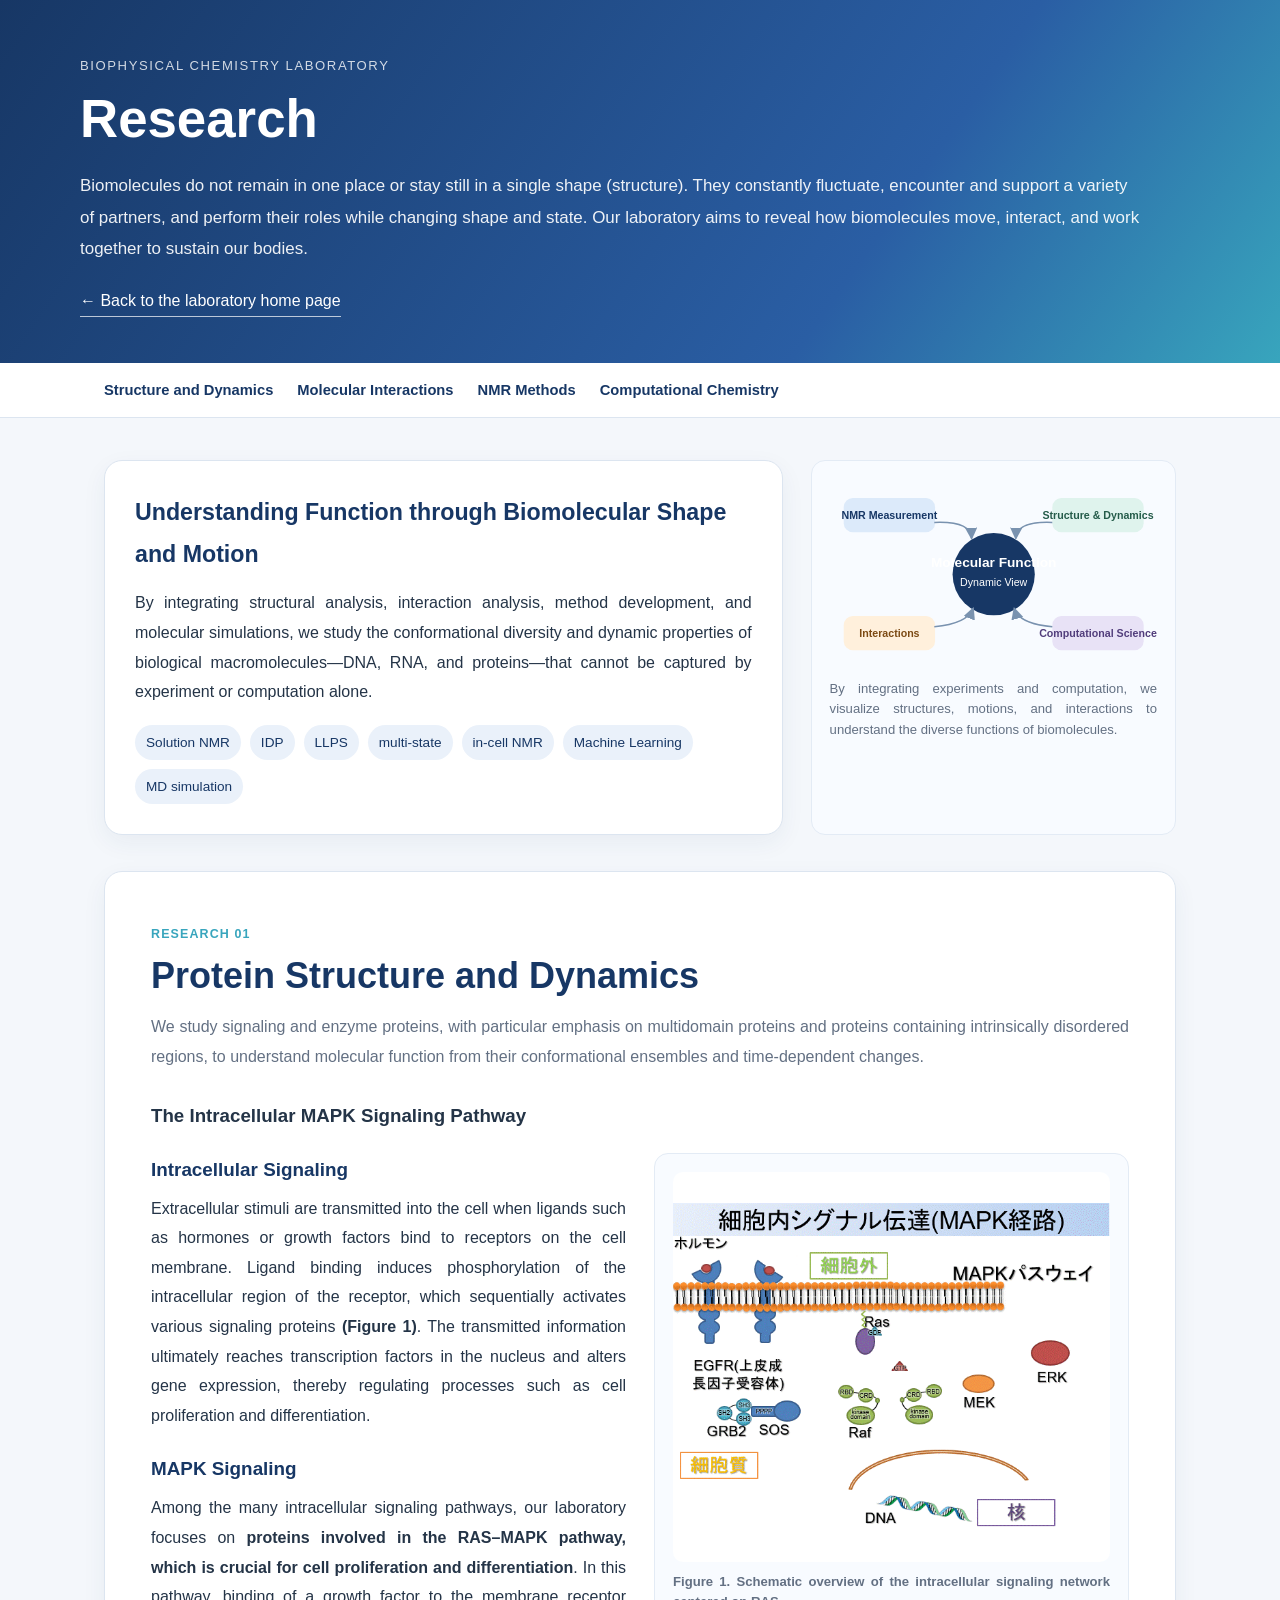
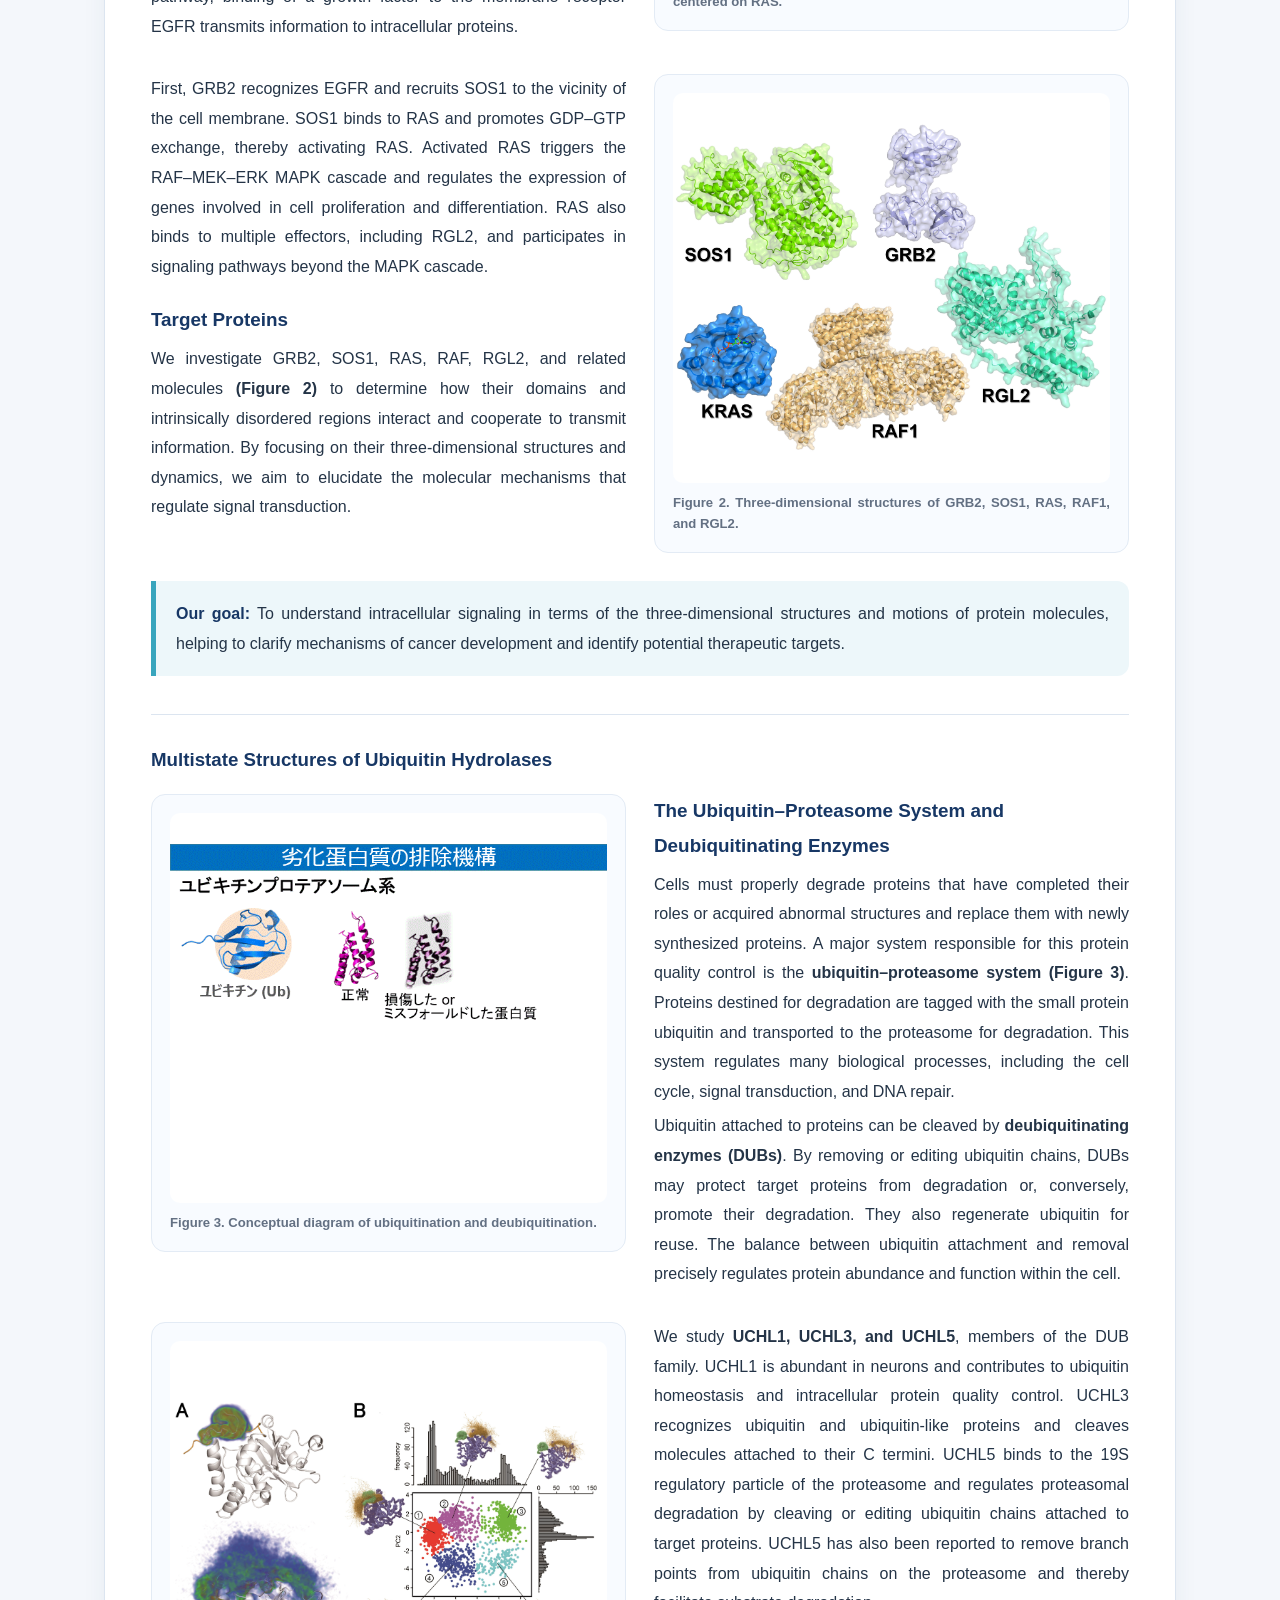
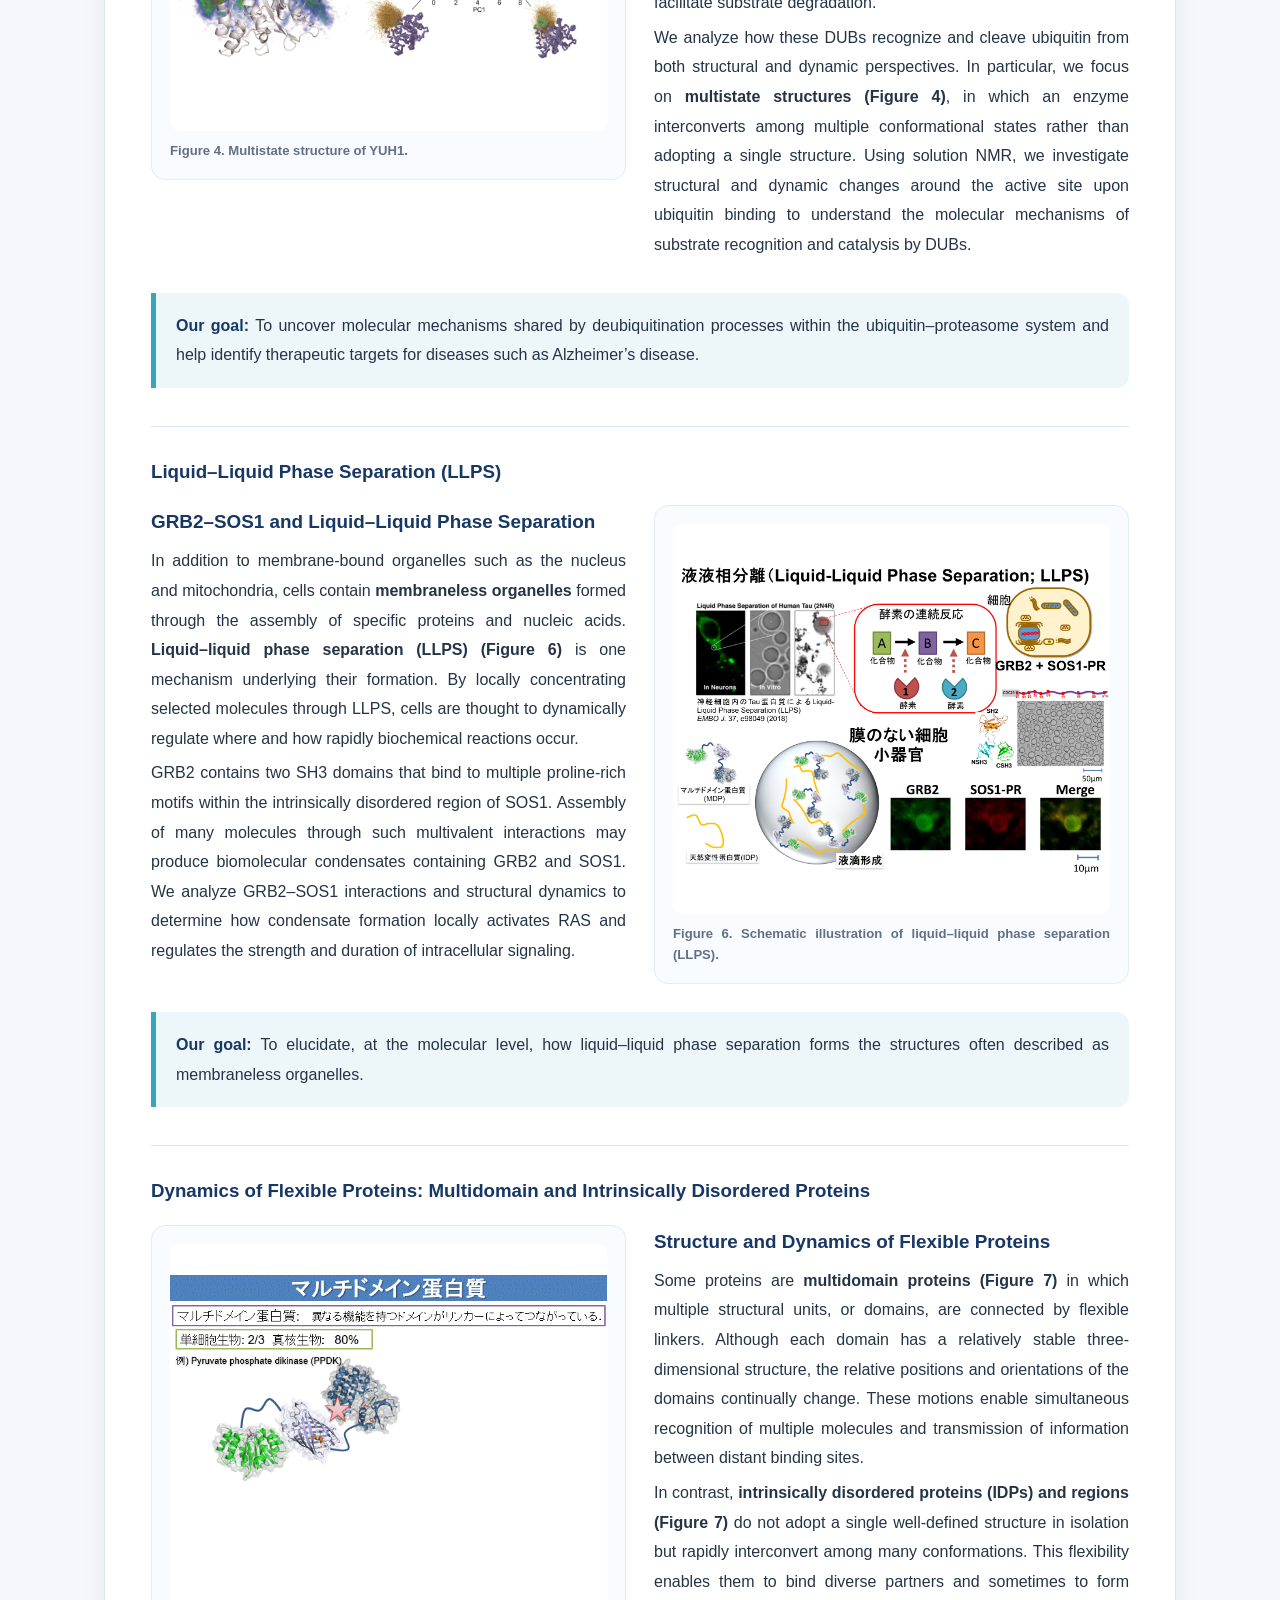
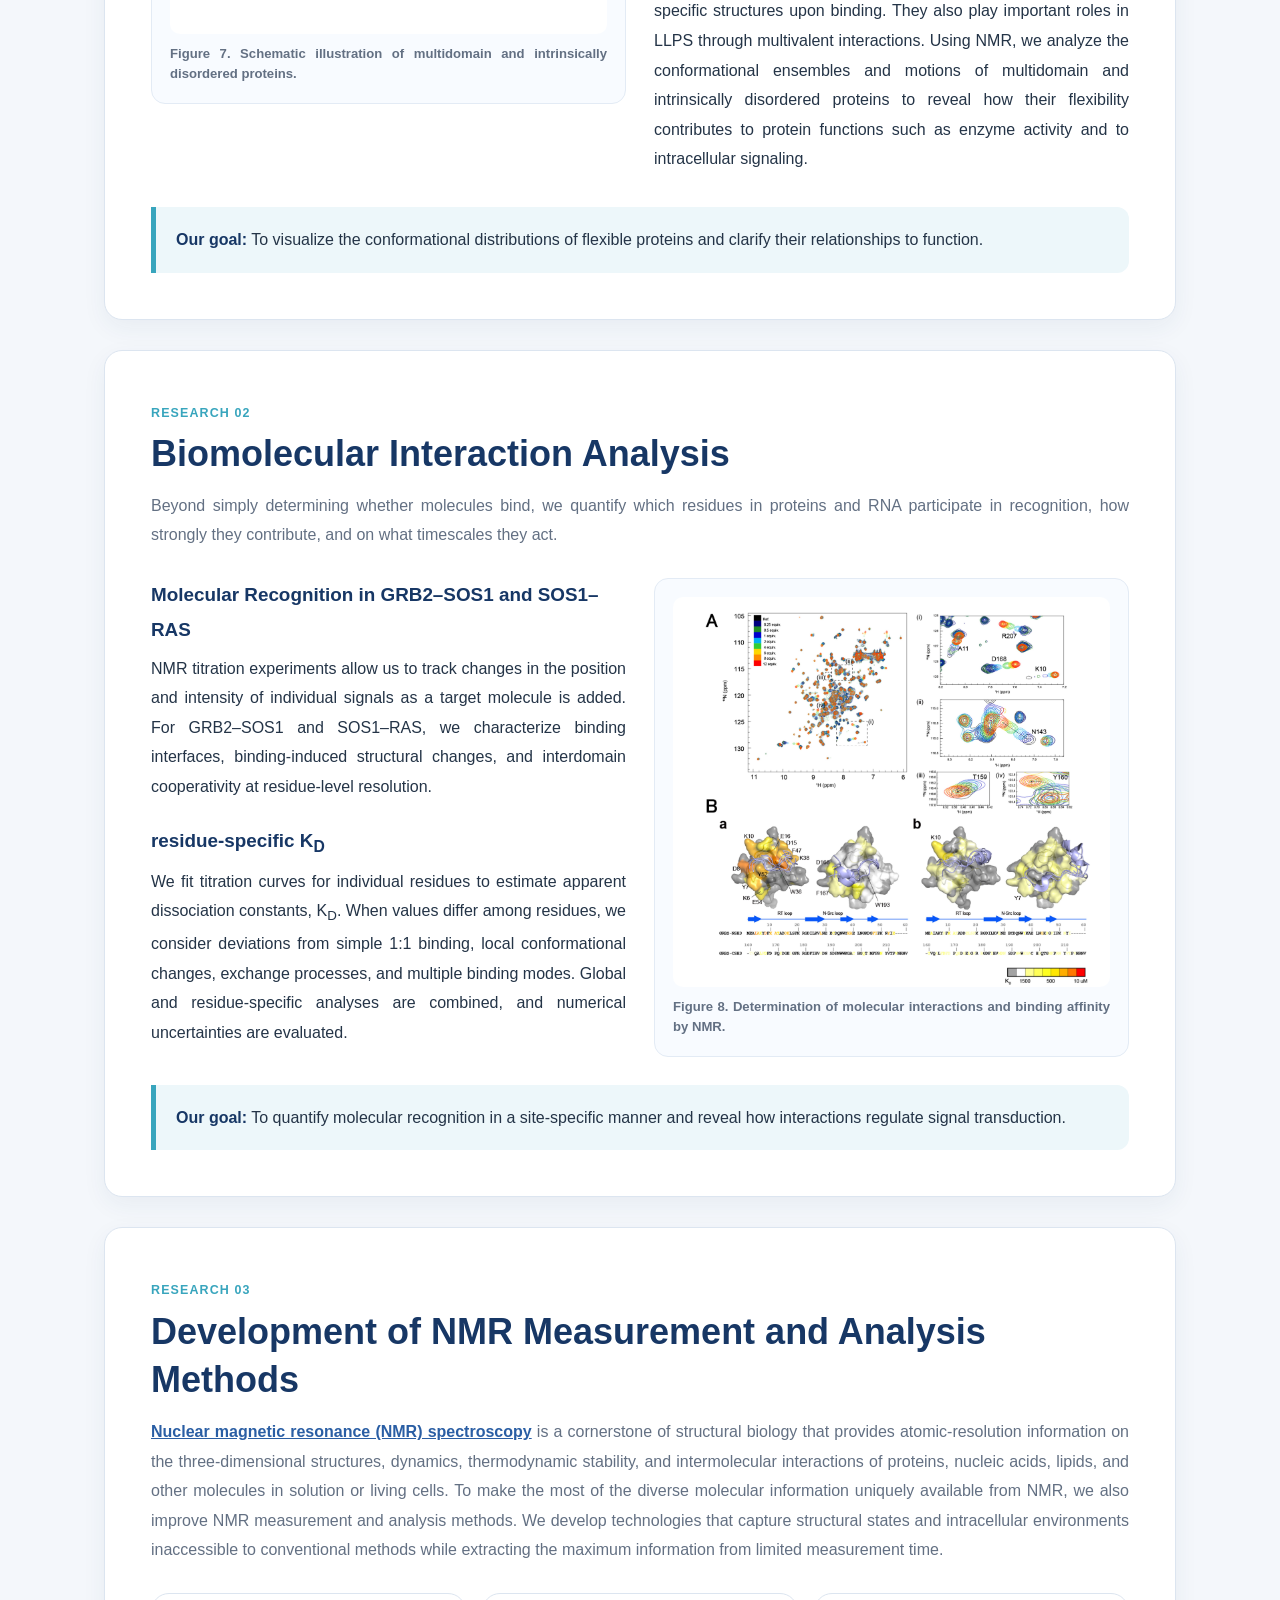
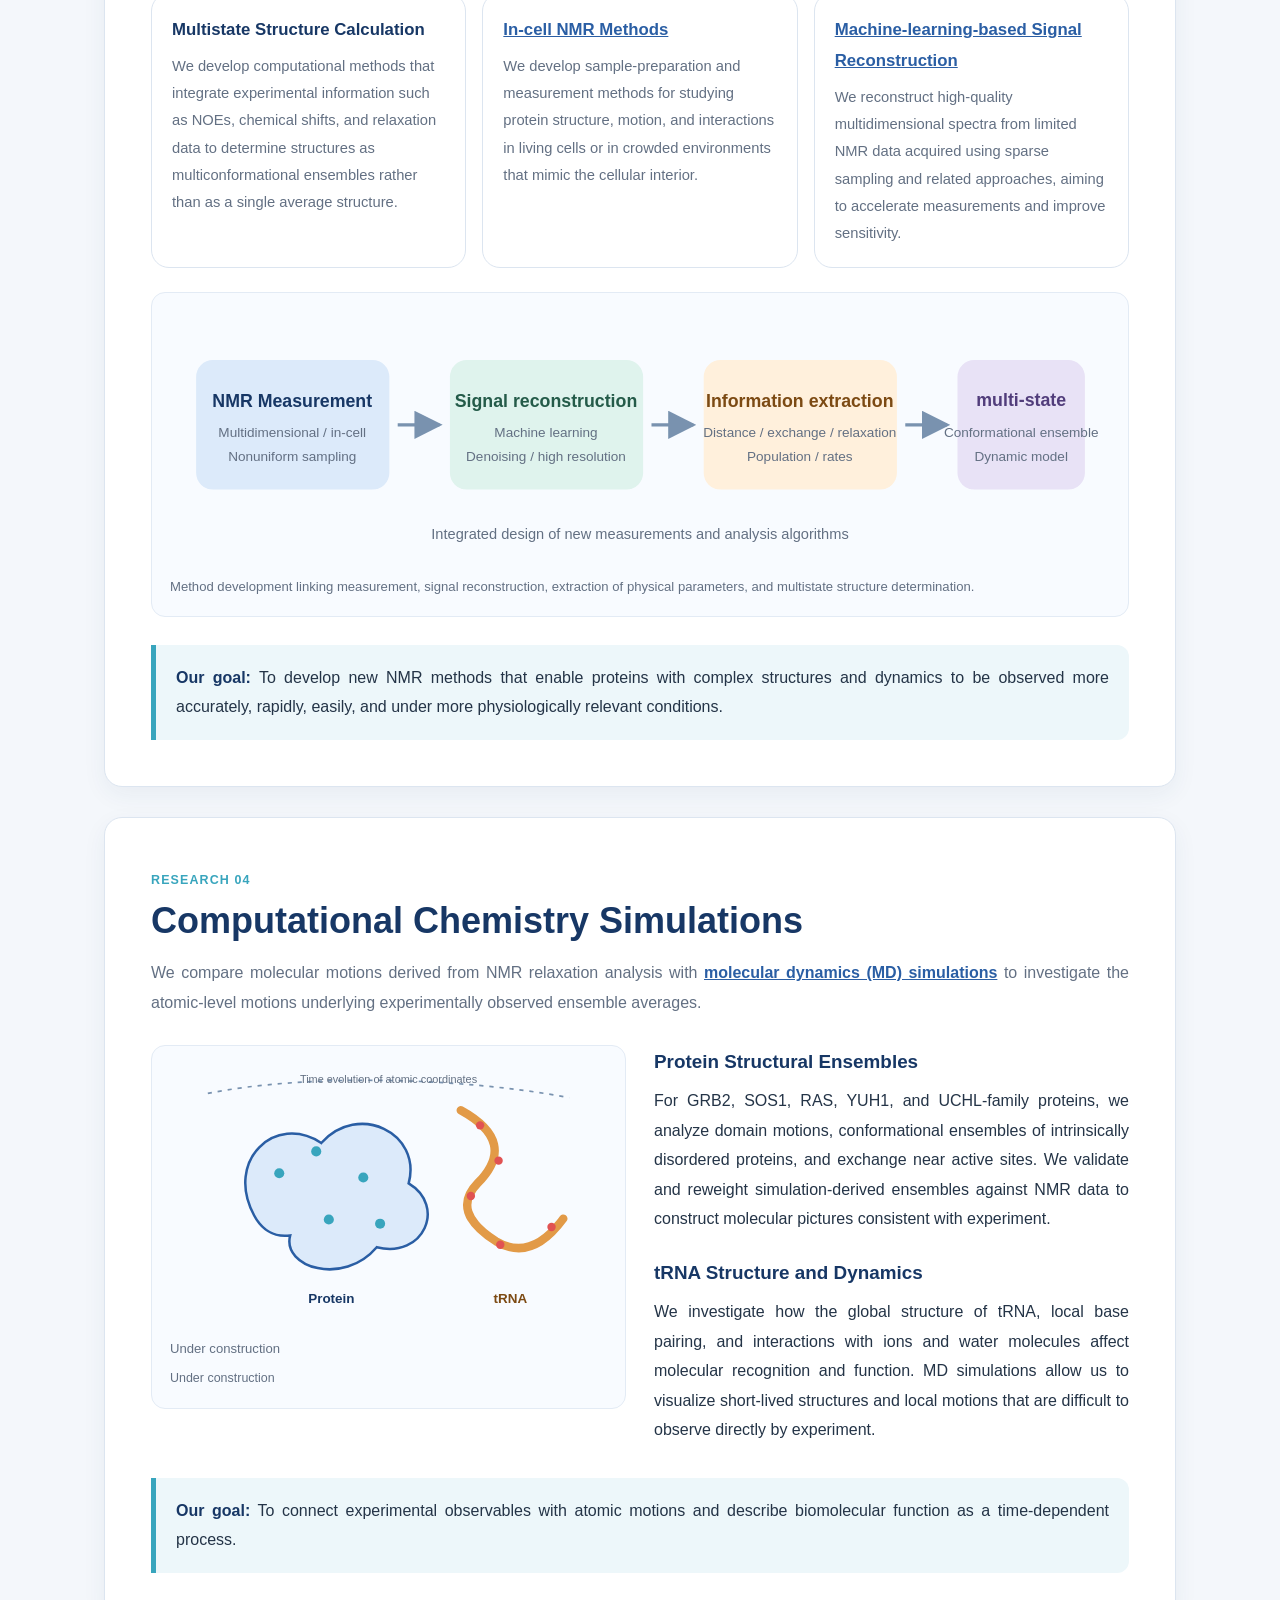
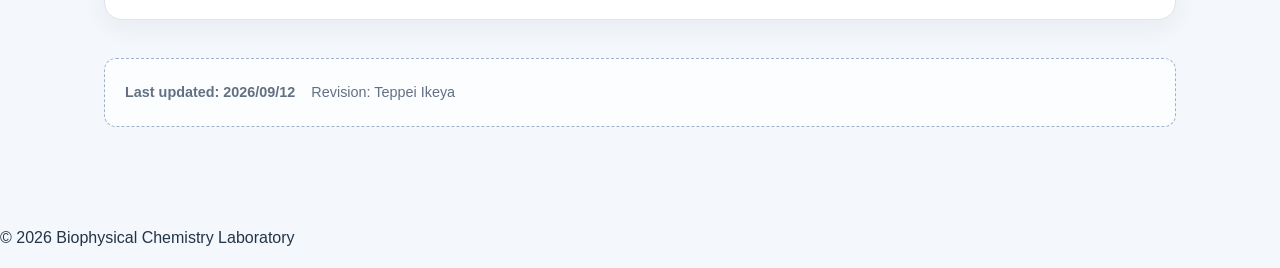
<file: research_en.html>
<!DOCTYPE html>
<html lang="en">
<head>
  <meta charset="UTF-8">
  <meta name="viewport" content="width=device-width, initial-scale=1.0">
  <meta name="description" content="Research at the Biophysical Chemistry Laboratory: We use NMR spectroscopy and computational science to investigate biomolecular structures, dynamics, and interactions.">
  <title>Research | Biophysical Chemistry Laboratory</title>
  <link rel="icon" href="images/logo.jpg" type="image/jpg">
  <link rel="stylesheet" href="research.css">
</head>
<body>
  <header class="site-header">
    <div class="header-inner">
      <p class="eyebrow">BIOPHYSICAL CHEMISTRY LABORATORY</p>
      <h1>Research</h1>
      <p class="lead">Biomolecules do not remain in one place or stay still in a single shape (structure). They constantly fluctuate, encounter and support a variety of partners, and perform their roles while changing shape and state. Our laboratory aims to reveal how biomolecules move, interact, and work together to sustain our bodies.</p>
      <a class="top-link" href="index_en.html">← Back to the laboratory home page</a>
    </div>
  </header>

  <nav class="topic-nav" aria-label="Research topics">
    <ul>
      <li><a href="#structure">Structure and Dynamics</a></li>
      <li><a href="#interaction">Molecular Interactions</a></li>
      <li><a href="#method">NMR Methods</a></li>
      <li><a href="#simulation">Computational Chemistry</a></li>
    </ul>
  </nav>

  <main>
    <div class="intro-grid">
      <div class="intro-card">
        <h2>Understanding Function through Biomolecular Shape and Motion</h2>
        <p>By integrating structural analysis, interaction analysis, method development, and molecular simulations, we study the conformational diversity and dynamic properties of biological macromolecules—DNA, RNA, and proteins—that cannot be captured by experiment or computation alone.</p>
        <div class="keyword-list"><span>Solution NMR</span><span>IDP</span><span>LLPS</span><span>multi-state</span><span>in-cell NMR</span><span>Machine Learning</span><span>MD simulation</span></div>
      </div>
      <figure class="figure">
        <svg viewBox="0 0 430 250" role="img" aria-label="Integrated research approach">
          <defs><marker id="arr0" markerWidth="8" markerHeight="8" refX="7" refY="4" orient="auto"><path d="M0,0 L8,4 L0,8 Z" fill="#7992af"/></marker></defs>
          <circle cx="215" cy="125" r="54" fill="#173765"/><text x="215" y="116" fill="white" text-anchor="middle" font-size="18" font-weight="bold">Molecular Function</text><text x="215" y="141" fill="white" text-anchor="middle" font-size="14">Dynamic View</text>
          <g font-size="14" font-weight="bold" text-anchor="middle"><rect x="18" y="25" width="120" height="45" rx="12" fill="#dceafa"/><text x="78" y="53" fill="#173765">NMR Measurement</text><rect x="292" y="25" width="120" height="45" rx="12" fill="#dff3ed"/><text x="352" y="53" fill="#245b49">Structure &amp; Dynamics</text><rect x="18" y="180" width="120" height="45" rx="12" fill="#fff0dc"/><text x="78" y="208" fill="#7c4a13">Interactions</text><rect x="292" y="180" width="120" height="45" rx="12" fill="#e8e2f6"/><text x="352" y="208" fill="#513d7b">Computational Science</text></g>
          <g stroke="#7992af" stroke-width="2" fill="none" marker-end="url(#arr0)"><path d="M137 57 Q185 55 186 78"/><path d="M292 57 Q245 55 244 78"/><path d="M137 194 Q180 190 188 170"/><path d="M292 194 Q248 190 242 170"/></g>
        </svg>
        <figcaption>By integrating experiments and computation, we visualize structures, motions, and interactions to understand the diverse functions of biomolecules.</figcaption>
      </figure>
    </div>

    <section id="structure" class="research-section">
      <span class="section-label">RESEARCH 01</span>
      <h2>Protein Structure and Dynamics</h2>
      <p class="section-lead">We study signaling and enzyme proteins, with particular emphasis on multidomain proteins and proteins containing intrinsically disordered regions, to understand molecular function from their conformational ensembles and time-dependent changes.</p>
      <h3>The Intracellular MAPK Signaling Pathway</h3>
      <div class="two-column">
        <div class="copy">
          <h3>Intracellular Signaling</h3>
          <p>Extracellular stimuli are transmitted into the cell when ligands such as hormones or growth factors bind to receptors on the cell membrane. Ligand binding induces phosphorylation of the intracellular region of the receptor, which sequentially activates various signaling proteins <strong>(Figure 1)</strong>. The transmitted information ultimately reaches transcription factors in the nucleus and alters gene expression, thereby regulating processes such as cell proliferation and differentiation.</p>
          <h3>MAPK Signaling</h3>
          <p>Among the many intracellular signaling pathways, our laboratory focuses on <strong>proteins involved in the RAS–MAPK pathway, which is crucial for cell proliferation and differentiation</strong>. In this pathway, binding of a growth factor to the membrane receptor EGFR transmits information to intracellular proteins.</p>
        </div>
        <figure class="figure figure-fixed">
          <img
            src="images/cell_signalling.gif"
            alt="Schematic overview of the intracellular signaling network centered on RAS."
            class="research-image"
          >
          <figcaption>
            <strong>Figure 1. Schematic overview of the intracellular signaling network centered on RAS.</strong>
          </figcaption>
        </figure>
        <div class="copy">
          <p>First, GRB2 recognizes EGFR and recruits SOS1 to the vicinity of the cell membrane. SOS1 binds to RAS and promotes GDP–GTP exchange, thereby activating RAS. Activated RAS triggers the RAF–MEK–ERK MAPK cascade and regulates the expression of genes involved in cell proliferation and differentiation. RAS also binds to multiple effectors, including RGL2, and participates in signaling pathways beyond the MAPK cascade.</p>
          <h3>Target Proteins</h3>
          <p>We investigate GRB2, SOS1, RAS, RAF, RGL2, and related molecules <strong>(Figure 2)</strong> to determine how their domains and intrinsically disordered regions interact and cooperate to transmit information. By focusing on their three-dimensional structures and dynamics, we aim to elucidate the molecular mechanisms that regulate signal transduction.</p>
        </div>
        
        <figure class="figure figure-fixed">
          <img
            src="images/structures.jpg"
            alt="Three-dimensional structures of GRB2, SOS1, RAS, RAF1, and RGL2."
            class="research-image"
          >
          <figcaption>
            <strong>Figure 2. Three-dimensional structures of GRB2, SOS1, RAS, RAF1, and RGL2.</strong>
          </figcaption>
        </figure>
      </div>
      <div class="outcome"><strong>Our goal:</strong> To understand intracellular signaling in terms of the three-dimensional structures and motions of protein molecules, helping to clarify mechanisms of cancer development and identify potential therapeutic targets.</div>

      <h3 class="subsection-title">Multistate Structures of Ubiquitin Hydrolases</h3>
      <div class="two-column">
        <figure class="figure figure-fixed">
          <img
            src="images/DUB.gif"
            alt="Conceptual diagram of ubiquitination and deubiquitination"
            class="research-image"
          >
        
          <figcaption>
            <strong>Figure 3. Conceptual diagram of ubiquitination and deubiquitination.</strong>
          </figcaption>
        </figure>

        <div class="copy">
          <h3>The Ubiquitin–Proteasome System and Deubiquitinating Enzymes</h3>
          <p>Cells must properly degrade proteins that have completed their roles or acquired abnormal structures and replace them with newly synthesized proteins. A major system responsible for this protein quality control is the <strong>ubiquitin–proteasome system (Figure 3)</strong>. Proteins destined for degradation are tagged with the small protein ubiquitin and transported to the proteasome for degradation. This system regulates many biological processes, including the cell cycle, signal transduction, and DNA repair.</p>
          <p>Ubiquitin attached to proteins can be cleaved by <strong>deubiquitinating enzymes (DUBs)</strong>. By removing or editing ubiquitin chains, DUBs may protect target proteins from degradation or, conversely, promote their degradation. They also regenerate ubiquitin for reuse. The balance between ubiquitin attachment and removal precisely regulates protein abundance and function within the cell.</p>
        </div>
        <figure class="figure figure-fixed">
          <img
            src="images/YUH1p1.jpg"
            alt="Multistate structure of YUH1"
            class="research-image"
          >
        
          <figcaption>
            <strong>Figure 4. Multistate structure of YUH1.</strong>
          </figcaption>
        </figure>
        <div class="copy">
          <p>We study <strong>UCHL1, UCHL3, and UCHL5</strong>, members of the DUB family. UCHL1 is abundant in neurons and contributes to ubiquitin homeostasis and intracellular protein quality control. UCHL3 recognizes ubiquitin and ubiquitin-like proteins and cleaves molecules attached to their C termini. UCHL5 binds to the 19S regulatory particle of the proteasome and regulates proteasomal degradation by cleaving or editing ubiquitin chains attached to target proteins. UCHL5 has also been reported to remove branch points from ubiquitin chains on the proteasome and thereby facilitate substrate degradation.</p>
          <p>We analyze how these DUBs recognize and cleave ubiquitin from both structural and dynamic perspectives. In particular, we focus on <strong>multistate structures (Figure 4)</strong>, in which an enzyme interconverts among multiple conformational states rather than adopting a single structure. Using solution NMR, we investigate structural and dynamic changes around the active site upon ubiquitin binding to understand the molecular mechanisms of substrate recognition and catalysis by DUBs.</p>
        </div>
      </div>
      <div class="outcome"><strong>Our goal:</strong> To uncover molecular mechanisms shared by deubiquitination processes within the ubiquitin–proteasome system and help identify therapeutic targets for diseases such as Alzheimer’s disease.</div>

      <h3 class="subsection-title">Liquid–Liquid Phase Separation (LLPS)</h3>
      <div class="two-column">
        <div class="copy">
          <h3>GRB2–SOS1 and Liquid–Liquid Phase Separation</h3>
          <p>In addition to membrane-bound organelles such as the nucleus and mitochondria, cells contain <strong>membraneless organelles</strong> formed through the assembly of specific proteins and nucleic acids. <strong>Liquid–liquid phase separation (LLPS) (Figure 6)</strong> is one mechanism underlying their formation. By locally concentrating selected molecules through LLPS, cells are thought to dynamically regulate where and how rapidly biochemical reactions occur.</p>
          <p>GRB2 contains two SH3 domains that bind to multiple proline-rich motifs within the intrinsically disordered region of SOS1. Assembly of many molecules through such multivalent interactions may produce biomolecular condensates containing GRB2 and SOS1. We analyze GRB2–SOS1 interactions and structural dynamics to determine how condensate formation locally activates RAS and regulates the strength and duration of intracellular signaling.</p>
        </div>

        <figure class="figure figure-fixed">
          <img
            src="images/LLPS.jpg"
            alt="Conceptual diagram of LLPS"
            class="research-image"
          >
        
          <figcaption>
            <strong>Figure 6. Schematic illustration of liquid–liquid phase separation (LLPS).</strong>
          </figcaption>
        </figure>

      </div>
      <div class="outcome"><strong>Our goal:</strong> To elucidate, at the molecular level, how liquid–liquid phase separation forms the structures often described as membraneless organelles.</div>

      <h3 class="subsection-title">Dynamics of Flexible Proteins: Multidomain and Intrinsically Disordered Proteins</h3>
      <div class="two-column">
        <figure class="figure figure-fixed">
          <img
            src="images/MDP_IDP.gif"
            alt="Schematic illustration of multidomain and intrinsically disordered proteins"
            class="research-image"
          >
        
          <figcaption>
            <strong>Figure 7. Schematic illustration of multidomain and intrinsically disordered proteins.</strong>
          </figcaption>
        </figure>

        <div class="copy">
          <h3>Structure and Dynamics of Flexible Proteins</h3>
          <p>Some proteins are <strong>multidomain proteins (Figure 7)</strong> in which multiple structural units, or domains, are connected by flexible linkers. Although each domain has a relatively stable three-dimensional structure, the relative positions and orientations of the domains continually change. These motions enable simultaneous recognition of multiple molecules and transmission of information between distant binding sites.</p>
          <p>In contrast, <strong>intrinsically disordered proteins (IDPs) and regions (Figure 7)</strong> do not adopt a single well-defined structure in isolation but rapidly interconvert among many conformations. This flexibility enables them to bind diverse partners and sometimes to form specific structures upon binding. They also play important roles in LLPS through multivalent interactions. Using NMR, we analyze the conformational ensembles and motions of multidomain and intrinsically disordered proteins to reveal how their flexibility contributes to protein functions such as enzyme activity and to intracellular signaling.</p>
        </div>
      </div>
      <div class="outcome"><strong>Our goal:</strong> To visualize the conformational distributions of flexible proteins and clarify their relationships to function.</div>



    </section>

    <section id="interaction" class="research-section">
      <span class="section-label">RESEARCH 02</span>
      <h2>Biomolecular Interaction Analysis</h2>
      <p class="section-lead">Beyond simply determining whether molecules bind, we quantify which residues in proteins and RNA participate in recognition, how strongly they contribute, and on what timescales they act.</p>
      <div class="two-column">
        <div class="copy">
          <h3>Molecular Recognition in GRB2–SOS1 and SOS1–RAS</h3>
          <p>NMR titration experiments allow us to track changes in the position and intensity of individual signals as a target molecule is added. For GRB2–SOS1 and SOS1–RAS, we characterize binding interfaces, binding-induced structural changes, and interdomain cooperativity at residue-level resolution.</p>
          <h3>residue-specific K<sub>D</sub></h3>
          <p>We fit titration curves for individual residues to estimate apparent dissociation constants, K<sub>D</sub>. When values differ among residues, we consider deviations from simple 1:1 binding, local conformational changes, exchange processes, and multiple binding modes. Global and residue-specific analyses are combined, and numerical uncertainties are evaluated.</p>
        </div>
        <figure class="figure figure-fixed">
          <img
            src="images/titration.jpg"
            alt="Determination of molecular interactions and binding affinity by NMR"
            class="research-image"
          >
        
          <figcaption>
            <strong>Figure 8. Determination of molecular interactions and binding affinity by NMR.</strong>
          </figcaption>
        </figure>
      </div>
      <div class="outcome"><strong>Our goal:</strong> To quantify molecular recognition in a site-specific manner and reveal how interactions regulate signal transduction.</div>
    </section>

    <section id="method" class="research-section">
      <span class="section-label">RESEARCH 03</span>
      <h2>Development of NMR Measurement and Analysis Methods</h2>
      <p class="section-lead"><a href="methods_en.html#nmr"><strong>Nuclear magnetic resonance (NMR) spectroscopy</strong></a> is a cornerstone of structural biology that provides atomic-resolution information on the three-dimensional structures, dynamics, thermodynamic stability, and intermolecular interactions of proteins, nucleic acids, lipids, and other molecules in solution or living cells. To make the most of the diverse molecular information uniquely available from NMR, we also improve NMR measurement and analysis methods. We develop technologies that capture structural states and intracellular environments inaccessible to conventional methods while extracting the maximum information from limited measurement time.</p>
      <div class="card-grid">
        <article class="sub-card"><h3>Multistate Structure Calculation</h3><p>We develop computational methods that integrate experimental information such as NOEs, chemical shifts, and relaxation data to determine structures as multiconformational ensembles rather than as a single average structure.</p></article>
        <article class="sub-card"><h3><a href="methods_en.html#nmr">In-cell NMR Methods</a></h3><p>We develop sample-preparation and measurement methods for studying protein structure, motion, and interactions in living cells or in crowded environments that mimic the cellular interior.</p></article>
        <article class="sub-card"><h3><a href="methods_en.html#mldl">Machine-learning-based Signal Reconstruction</a></h3><p>We reconstruct high-quality multidimensional spectra from limited NMR data acquired using sparse sampling and related approaches, aiming to accelerate measurements and improve sensitivity.</p></article>
      </div>
      <figure class="figure" style="margin-top:24px">
        <svg viewBox="0 0 900 245" role="img" aria-label="Workflow for developing NMR measurement and analysis methods">
          <defs><marker id="arr3" markerWidth="9" markerHeight="9" refX="8" refY="4.5" orient="auto"><path d="M0,0 L9,4.5 L0,9 Z" fill="#7992af"/></marker></defs>
          <g text-anchor="middle"><rect x="25" y="47" width="185" height="124" rx="16" fill="#dceafa"/><text x="117" y="92" fill="#173765" font-size="17" font-weight="bold">NMR Measurement</text><text x="117" y="121" fill="#637083" font-size="13">Multidimensional / in-cell</text><text x="117" y="144" fill="#637083" font-size="13">Nonuniform sampling</text><rect x="268" y="47" width="185" height="124" rx="16" fill="#dff3ed"/><text x="360" y="92" fill="#245b49" font-size="17" font-weight="bold">Signal reconstruction</text><text x="360" y="121" fill="#637083" font-size="13">Machine learning</text><text x="360" y="144" fill="#637083" font-size="13">Denoising / high resolution</text><rect x="511" y="47" width="185" height="124" rx="16" fill="#fff0dc"/><text x="603" y="92" fill="#7c4a13" font-size="17" font-weight="bold">Information extraction</text><text x="603" y="121" fill="#637083" font-size="13">Distance / exchange / relaxation</text><text x="603" y="144" fill="#637083" font-size="13">Population / rates</text><rect x="754" y="47" width="122" height="124" rx="16" fill="#e8e2f6"/><text x="815" y="91" fill="#513d7b" font-size="17" font-weight="bold">multi-state</text><text x="815" y="121" fill="#637083" font-size="13">Conformational ensemble</text><text x="815" y="144" fill="#637083" font-size="13">Dynamic model</text></g>
          <g stroke="#7992af" stroke-width="3" marker-end="url(#arr3)"><line x1="218" y1="109" x2="258" y2="109"/><line x1="461" y1="109" x2="501" y2="109"/><line x1="704" y1="109" x2="744" y2="109"/></g>
          <text x="450" y="218" text-anchor="middle" fill="#637083" font-size="14">Integrated design of new measurements and analysis algorithms</text>
        </svg>
        <figcaption>Method development linking measurement, signal reconstruction, extraction of physical parameters, and multistate structure determination.</figcaption>
      </figure>
      <div class="outcome"><strong>Our goal:</strong> To develop new NMR methods that enable proteins with complex structures and dynamics to be observed more accurately, rapidly, easily, and under more physiologically relevant conditions.</div>
    </section>

    <section id="simulation" class="research-section">
      <span class="section-label">RESEARCH 04</span>
      <h2>Computational Chemistry Simulations</h2>
      <p class="section-lead">We compare molecular motions derived from NMR relaxation analysis with <a href="methods_en.html#md"><strong>molecular dynamics (MD) simulations</strong></a> to investigate the atomic-level motions underlying experimentally observed ensemble averages.</p>
      <div class="two-column">
        <figure class="figure">
          <svg viewBox="0 0 520 315" role="img" aria-label="MD simulations of proteins and tRNA">
            <path d="M100 180 C65 115 125 58 180 94 C224 45 300 82 284 142 C329 169 302 232 246 218 C206 265 133 242 143 204 C122 207 108 195 100 180Z" fill="#dceafa" stroke="#2a5ea4" stroke-width="3"/><path d="M346 55 Q415 93 366 142 Q333 176 388 211 Q430 236 468 184" fill="none" stroke="#e29a47" stroke-width="10" stroke-linecap="round"/><g fill="#38a5bd"><circle cx="130" cy="130" r="6"/><circle cx="174" cy="104" r="6"/><circle cx="230" cy="135" r="6"/><circle cx="189" cy="185" r="6"/><circle cx="250" cy="190" r="6"/></g><g fill="#e15252"><circle cx="369" cy="73" r="5"/><circle cx="391" cy="115" r="5"/><circle cx="358" cy="157" r="5"/><circle cx="393" cy="215" r="5"/><circle cx="454" cy="194" r="5"/></g><text x="192" y="284" text-anchor="middle" fill="#173765" font-size="16" font-weight="bold">Protein</text><text x="405" y="284" text-anchor="middle" fill="#7c4a13" font-size="16" font-weight="bold">tRNA</text><path d="M45 35 C160 12 340 15 475 40" fill="none" stroke="#7992af" stroke-width="2" stroke-dasharray="5 7"/><text x="260" y="23" text-anchor="middle" fill="#637083" font-size="13">Time evolution of atomic coordinates</text>
          </svg>
          <figcaption>Under construction</figcaption>
          <div class="figure-placeholder">Under construction</div>
        </figure>
        <div class="copy">
          <h3>Protein Structural Ensembles</h3>
          <p>For GRB2, SOS1, RAS, YUH1, and UCHL-family proteins, we analyze domain motions, conformational ensembles of intrinsically disordered proteins, and exchange near active sites. We validate and reweight simulation-derived ensembles against NMR data to construct molecular pictures consistent with experiment.</p>
          <h3>tRNA Structure and Dynamics</h3>
          <p>We investigate how the global structure of tRNA, local base pairing, and interactions with ions and water molecules affect molecular recognition and function. MD simulations allow us to visualize short-lived structures and local motions that are difficult to observe directly by experiment.</p>
        </div>
      </div>
      <div class="outcome"><strong>Our goal:</strong> To connect experimental observables with atomic motions and describe biomolecular function as a time-dependent process.</div>
    </section>

    
    <aside class="edit-note"><strong>Last updated: 2026/09/12</strong> &nbsp;&nbsp; Revision: Teppei Ikeya</aside>
    
  </main>

  <footer><p>© 2026 Biophysical Chemistry Laboratory</p></footer>
</body>
</html>
</file>
<file: tikeya/base.css>
@charset "Shift_JIS"; 

* {
margin: 0;
padding: 0;
font-weight : normal;
font-style : normal; 
} 


/* -------------------------------------------- */ 
/* 基本
/* -------------------------------------------- */ 

body {
font-size : 75%; 
line-height : 150%; 
letter-spacing : 1px;
background-color : #ffffff; 
color : #666666; 
text-align : center; 
font-family:Verdana,Chicago,osaka,sans-serif,"ＭＳ Ｐゴシック";
} 
img {
border : 0; 
} 
br {
letter-spacing : normal; 
} 
ul {
list-style: none;
} 

/* -------------------------------------------- */ 
/* アンカー
/* -------------------------------------------- */ 

a {
color : #666666; 
text-decoration : none; 
}  
a:hover {
color : #0099cc; 
} 


/* -------------------------------------------- */ 
/* 見出し/段落/テキスト 
/* -------------------------------------------- */ 

h1 { 
font-size : 180%; 
font-family : "Century Gothic", "ＭＳ ゴシック", Osaka, sans-serif; 
letter-spacing : 3px;
padding : 20px;
} 

h2 {
font-size : 180%;
font-family : "Century Gothic", "ＭＳ ゴシック", Osaka, sans-serif; 
background :url(img/hr.gif) repeat-x bottom;
margin : 150px 0 20px 0;
text-align : right;
}  
h3 {
font-size : 120%;
color: #000000;
margin: 0 0 5px;
}
h4 {
display: inline;
font-size : 100%;
margin: 0 0 5px;
}
p {
margin: 0 0 5px;
}
em{
font-weight:bold;
}
strong{
font-weight:bold;
color : #0099cc;
border-bottom : 2px solid #c0099cc;
}
del{
text-decoration:line-through;
}
ins {
text-decoration: underline;
}
.text {
font-size : 100%;
margin: 10px 0 10px;
} 

/* -------------------------------------------- */ 
/* 全体
/* -------------------------------------------- */ 

#page {
margin:0px auto;
width : 600px; 
height : auto;
text-align : left; 
padding-top : 50px ;
} 


/* -------------------------------------------- */ 
/* ヘッダー
/* -------------------------------------------- */ 

#head {
width : 600px; 
height : 400px;
border : 2px solid #dddddd;
background :url(img/whoishe_bw.jpg) no-repeat center center ;
position:relative;
padding : 5px;
} 
h1 a:hover {
color : #000000; 
}

/* -------------------------------------------- */ 
/* Menu
/* -------------------------------------------- */ 

#menu{
width : 600px; 
font-size : 120%; 
font-family : "Century Gothic", "ＭＳ ゴシック", Osaka, sans-serif; 
background-color : #f5f5f5; 
margin:-50px 7px 0 7px;
position:relative;
}
#menu ul{
list-style: none;
text-align : center; 
}
#menu li{
display: inline; 
margin:0 10px;
}
#menu a:hover {
color : #000000; 
} 

/* -------------------------------------------- */ 
/* コンテンツ
/* -------------------------------------------- */ 

#contents {
padding :200px 0 50px 0;
} 


/* -------------------------------------------- */ 
/* フッター
/* -------------------------------------------- */ 

#foot {
border-top : 1px solid #dddddd;
padding : 20px 0;
text-align : center;
}
#foot li{
display: inline;
padding: 0 5px;
}

/* -------------------------------------------- */ 
/* リンク
/* -------------------------------------------- */ 

ul.link01,ul.link02{
padding : 0 0 10px;
}
ul.link01 li{
display: inline;
padding : 0 10px 5px 0;
}
ul.link02 li{
display: inline;
}
dl.link03 {
clear:both;
padding : 5px 0 0 0;
}
dl.link03 dt{
float:left;
width:200px;/* 使用するバナーの横幅 */
margin:0 10px 0 0;
}


/* -------------------------------------------- */ 
/* 装飾ボックス
/* -------------------------------------------- */ 

.box{
width :100%;
padding:10px;
border : 1px solid #dddddd;
background-image : url(img/box.gif);
}


/* -------------------------------------------- */ 
/* スクロールボックス
/* -------------------------------------------- */ 

.info{
overflow: auto;
height : 80px;
width : 100%;
margin: 15px 0;
}


/* -------------------------------------------- */ 
/* メールフォーム
/* -------------------------------------------- */ 

.mail textarea,.mail input{
font-size : 100%; 
border : 1px solid #dddddd;
background :url(img/box.gif);
margin: 2px 0;
padding : 1px;
}


/* -------------------------------------------- */ 
/* 画像・テキストページメニュー
/* -------------------------------------------- */ 

ul.sub01{
margin: 0 0 20px;
}
ul.sub02{
margin: 0 0 10px;
}
ul.sub02 li{
display: inline;
padding : 0 3px 1px 0;
}


/* -------------------------------------------- */ 
/* ページトップ
/* -------------------------------------------- */ 

.pagetop{
text-align : right;
padding : 20px 0 0;
}

/* Publications */
.publication-source {
margin: 8px 0 20px;
color: #666666;
font-size: 90%;
}
.publication-list {
margin: 0;
padding-left: 2.2em;
}
.publication-list li {
display: list-item;
margin: 0 0 12px;
padding: 0 0 10px 4px;
border-bottom: 1px solid #eeeeee;
line-height: 1.65;
}
.publication-list em {
font-style: italic;
}
.pub-type {
display: inline-block;
margin-right: 7px;
padding: 1px 7px;
border-radius: 3px;
background: #eef3f8;
color: #34536f;
font-size: 82%;
font-weight: bold;
vertical-align: 1px;
}
</file>
<file: research.css>
:root {
  --navy: #173765;
  --blue: #2a5ea4;
  --cyan: #38a5bd;
  --green: #55a773;
  --orange: #e29a47;
  --ink: #243447;
  --muted: #637083;
  --paper: #ffffff;
  --wash: #f4f7fb;
  --line: #dce5f0;
}

* { box-sizing: border-box; }
html { scroll-behavior: smooth; }
body {
  margin: 0;
  color: var(--ink);
  background: var(--wash);
  font-family: "Helvetica Neue", "Hiragino Kaku Gothic ProN", "Yu Gothic", Arial, sans-serif;
  line-height: 1.85;
}
a { color: var(--blue); }
.site-header {
  color: white;
  background: linear-gradient(125deg, #173765 0%, #2a5ea4 68%, #38a5bd 100%);
  padding: 54px 24px 46px;
}
.header-inner, main { max-width: 1120px; margin: 0 auto; }
.eyebrow { margin: 0 0 8px; letter-spacing: .12em; font-size: .82rem; opacity: .8; }
h1 { margin: 0; font-size: clamp(2rem, 5vw, 3.3rem); line-height: 1.25; }
.lead { max-width: 1060px; margin: 18px 0 0; font-size: 1.06rem; opacity: .92; }
.top-link { display: inline-block; margin-top: 22px; color: white; text-decoration: none; border-bottom: 1px solid rgba(255,255,255,.7); }

.topic-nav {
  position: sticky; top: 0; z-index: 10;
  background: rgba(255,255,255,.96); border-bottom: 1px solid var(--line);
  backdrop-filter: blur(10px);
}
.topic-nav ul {
  max-width: 1120px; margin: 0 auto; padding: 12px 24px;
  display: flex; gap: 12px 24px; flex-wrap: wrap; list-style: none;
}
.topic-nav a { color: var(--navy); text-decoration: none; font-weight: 700; font-size: .92rem; }

main { padding: 42px 24px 80px; }
.intro-grid { display: grid; grid-template-columns: 1.3fr .7fr; gap: 28px; margin-bottom: 36px; }
.intro-card, .research-section, .sub-card {
  background: var(--paper); border: 1px solid var(--line); border-radius: 18px;
  box-shadow: 0 8px 24px rgba(30,60,105,.06);
}
.intro-card { padding: 30px; }
.intro-card h2 { margin: 0 0 12px; color: var(--navy); font-size: 1.45rem; }
.intro-card p { margin: 0; }
.keyword-list { display: flex; flex-wrap: wrap; gap: 9px; margin-top: 18px; }
.keyword-list span { background: #eaf1fa; color: var(--navy); padding: 5px 11px; border-radius: 999px; font-size: .85rem; }

.research-section { margin: 30px 0; padding: clamp(24px, 4vw, 46px); scroll-margin-top: 86px; }
.section-label { color: var(--cyan); font-weight: 800; letter-spacing: .09em; font-size: .78rem; }
.research-section h2 { color: var(--navy); font-size: clamp(1.65rem, 3vw, 2.25rem); line-height: 1.35; margin: 4px 0 12px; }
.section-lead { color: var(--muted); max-width: 1000px; margin: 0 0 28px; }
.two-column { display: grid; grid-template-columns: 1fr 1fr; gap: 28px; align-items: start; }
.copy h3 { color: var(--navy); margin: 22px 0 6px; font-size: 1.18rem; }
.copy h3:first-child { margin-top: 0; }
.copy p { margin: 0 0 5px; }
.figure { margin: 0; padding: 18px; border-radius: 14px; background: #f8fbff; border: 1px solid #e3ebf5; }
.figure svg { display: block; width: 100%; height: auto; }
.figure figcaption { color: var(--muted); font-size: .82rem; line-height: 1.55; margin-top: 10px; }
.figure-placeholder { color: var(--muted); font-size: .78rem; margin-top: 8px; }

.subsection-title { color: var(--navy); margin: 38px 0 16px; padding-top: 28px; border-top: 1px solid var(--line); }
.card-grid { display: grid; grid-template-columns: repeat(3, 1fr); gap: 16px; }
.sub-card { padding: 20px; box-shadow: none; }
.sub-card h3 { margin: 0 0 8px; color: var(--navy); font-size: 1.05rem; }
.sub-card p { margin: 0; font-size: .92rem; color: var(--muted); }
.outcome { margin-top: 28px; padding: 18px 20px; border-left: 5px solid var(--cyan); background: #edf7fa; border-radius: 0 12px 12px 0; }
.outcome strong { color: var(--navy); }
.edit-note { margin-top: 38px; padding: 20px; border: 1px dashed #9eb2ca; border-radius: 12px; color: var(--muted); background: #fbfdff; font-size: .9rem; }

.copy p,.section-lead,.intro-card p,.outcome,figcaption {text-align: justify;}　<--! justyfy (justified text) -->


footer { background: var(--navy); color: white; text-align: center; padding: 28px 20px; }

@media (max-width: 800px) {
  .intro-grid, .two-column, .card-grid { grid-template-columns: 1fr; }
  .topic-nav { position: static; }
  .topic-nav ul { display: grid; grid-template-columns: 1fr 1fr; }
}
@media (max-width: 520px) {
  .topic-nav ul { grid-template-columns: 1fr; }
  .site-header { padding-top: 40px; }
  main { padding-left: 14px; padding-right: 14px; }
}

.figure-fixed {
  width: 100%;
}

.research-image {
  display: block;
  width: 100%;
  height: 390px;      /* 表示したい高さ */
  object-fit: contain;
  object-position: center;
  background: white;
  border-radius: 10px;
}
</file>
